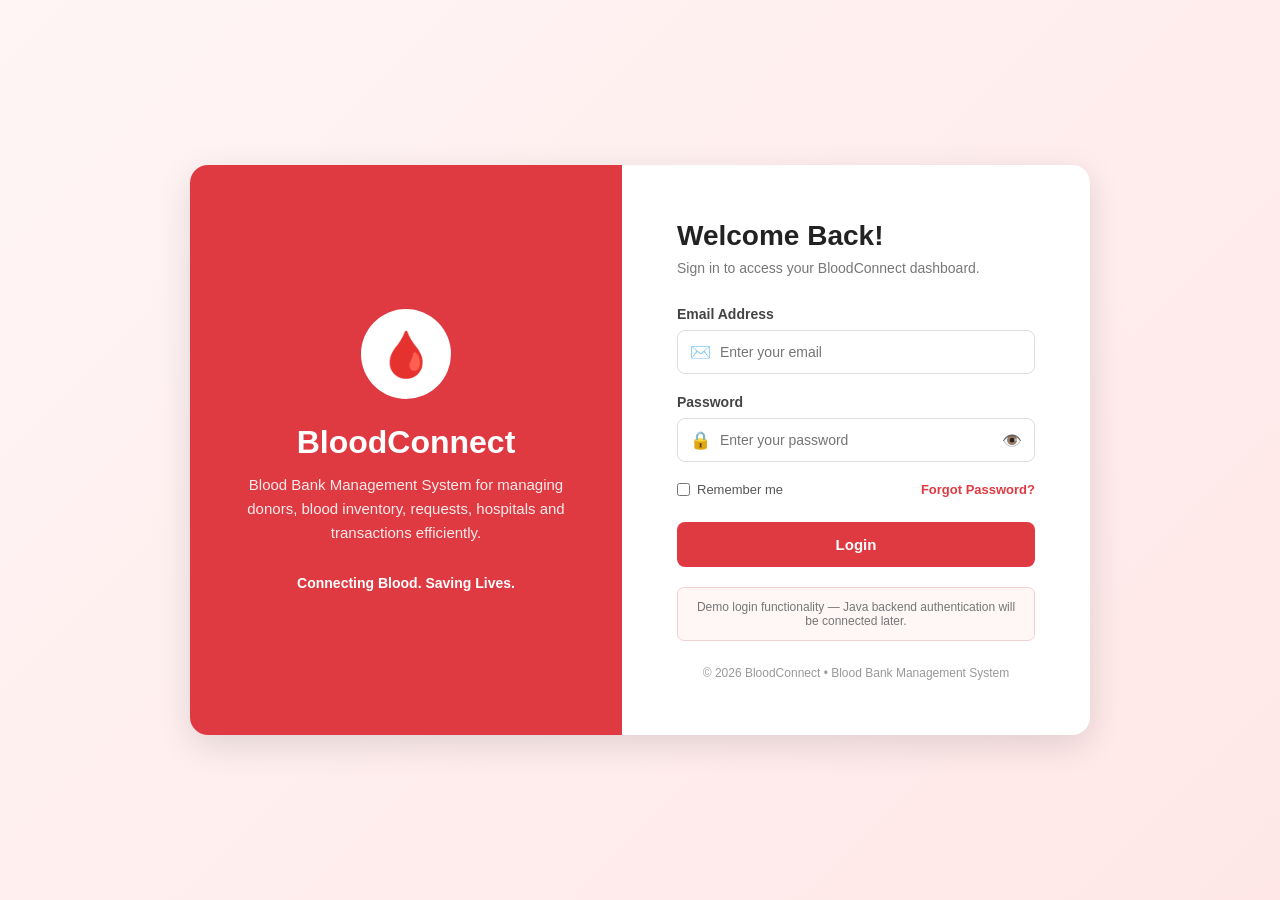
<file: login.html>
<!DOCTYPE html>
<html lang="en">

<head>
    <meta charset="UTF-8">
    <meta name="viewport" content="width=device-width, initial-scale=1.0">

    <title>Login - BloodConnect</title>

    <style>

        * {
            margin: 0;
            padding: 0;
            box-sizing: border-box;
            font-family: Arial, sans-serif;
        }

        body {
            min-height: 100vh;
            background: linear-gradient(135deg, #fff5f5, #ffe7e7);
            display: flex;
            align-items: center;
            justify-content: center;
        }

        .login-container {
            width: 900px;
            max-width: 92%;
            min-height: 520px;
            background: white;
            border-radius: 18px;
            overflow: hidden;
            display: flex;
            box-shadow: 0 10px 35px rgba(0, 0, 0, 0.12);
        }


        /* ================= LEFT SIDE ================= */

        .login-left {
            width: 48%;
            background: #df3a42;
            color: white;
            display: flex;
            flex-direction: column;
            align-items: center;
            justify-content: center;
            padding: 40px;
            text-align: center;
        }

        .blood-icon {
            width: 90px;
            height: 90px;
            background: white;
            color: #df3a42;
            border-radius: 50%;
            display: flex;
            align-items: center;
            justify-content: center;
            font-size: 45px;
            margin-bottom: 25px;
        }

        .login-left h1 {
            font-size: 32px;
            margin-bottom: 12px;
        }

        .login-left p {
            font-size: 15px;
            line-height: 1.6;
            opacity: 0.9;
            max-width: 330px;
        }

        .tagline {
            margin-top: 30px;
            font-size: 14px;
            font-weight: bold;
        }


        /* ================= RIGHT SIDE ================= */

        .login-right {
            width: 52%;
            padding: 55px;
            display: flex;
            flex-direction: column;
            justify-content: center;
        }

        .login-right h2 {
            font-size: 28px;
            color: #222;
            margin-bottom: 8px;
        }

        .login-subtitle {
            color: #777;
            font-size: 14px;
            margin-bottom: 30px;
        }


        /* ================= FORM ================= */

        .form-group {
            margin-bottom: 20px;
        }

        .form-group label {
            display: block;
            font-size: 14px;
            font-weight: 600;
            color: #444;
            margin-bottom: 8px;
        }

        .input-wrapper {
            position: relative;
        }

        .input-icon {
            position: absolute;
            left: 13px;
            top: 50%;
            transform: translateY(-50%);
            font-size: 17px;
        }

        .form-group input {
            width: 100%;
            padding: 13px 13px 13px 42px;
            border: 1px solid #ddd;
            border-radius: 8px;
            font-size: 14px;
            outline: none;
            transition: 0.2s;
        }

        .form-group input:focus {
            border-color: #df3a42;
            box-shadow: 0 0 0 3px rgba(223, 58, 66, 0.08);
        }


        /* ================= PASSWORD ================= */

        .password-wrapper input {
            padding-right: 45px;
        }

        .show-password {
            position: absolute;
            right: 13px;
            top: 50%;
            transform: translateY(-50%);
            border: none;
            background: none;
            cursor: pointer;
            font-size: 16px;
        }


        /* ================= OPTIONS ================= */

        .login-options {
            display: flex;
            justify-content: space-between;
            align-items: center;
            margin-bottom: 25px;
            font-size: 13px;
        }

        .remember-me {
            display: flex;
            align-items: center;
            gap: 7px;
            color: #555;
        }

        .forgot-password {
            color: #df3a42;
            text-decoration: none;
            font-weight: 600;
            cursor: pointer;
        }

        .forgot-password:hover {
            text-decoration: underline;
        }


        /* ================= LOGIN BUTTON ================= */

        .login-btn {
            width: 100%;
            padding: 14px;
            border: none;
            border-radius: 8px;
            background: #df3a42;
            color: white;
            font-size: 15px;
            font-weight: bold;
            cursor: pointer;
            transition: 0.2s;
        }

        .login-btn:hover {
            background: #c92f37;
        }


        /* ================= DEMO INFO ================= */

        .demo-info {
            margin-top: 20px;
            padding: 12px;
            background: #fff6f6;
            border: 1px solid #f3d1d1;
            border-radius: 7px;
            color: #777;
            font-size: 12px;
            text-align: center;
        }

        .footer-text {
            text-align: center;
            color: #999;
            font-size: 12px;
            margin-top: 25px;
        }


        /* ================= RESPONSIVE ================= */

        @media (max-width: 700px) {

            .login-container {
                flex-direction: column;
                width: 95%;
            }

            .login-left,
            .login-right {
                width: 100%;
            }

            .login-left {
                padding: 30px 20px;
            }

            .login-left h1 {
                font-size: 26px;
            }

            .login-right {
                padding: 35px 25px;
            }

        }

    </style>

</head>


<body>

    <div class="login-container">


        <!-- ================= LEFT SECTION ================= -->

        <div class="login-left">

            <div class="blood-icon">
                🩸
            </div>

            <h1>
                BloodConnect
            </h1>

            <p>
                Blood Bank Management System for managing
                donors, blood inventory, requests, hospitals
                and transactions efficiently.
            </p>

            <div class="tagline">
                Connecting Blood. Saving Lives.
            </div>

        </div>


        <!-- ================= RIGHT SECTION ================= -->

        <div class="login-right">

            <h2>
                Welcome Back!
            </h2>

            <p class="login-subtitle">
                Sign in to access your BloodConnect dashboard.
            </p>


            <!-- ================= LOGIN FORM ================= -->

            <form id="loginForm">


                <!-- EMAIL -->

                <div class="form-group">

                    <label for="email">
                        Email Address
                    </label>

                    <div class="input-wrapper">

                        <span class="input-icon">
                            ✉️
                        </span>

                        <input
                            type="email"
                            id="email"
                            placeholder="Enter your email"
                            required
                        >

                    </div>

                </div>


                <!-- PASSWORD -->

                <div class="form-group">

                    <label for="password">
                        Password
                    </label>

                    <div class="input-wrapper password-wrapper">

                        <span class="input-icon">
                            🔒
                        </span>

                        <input
                            type="password"
                            id="password"
                            placeholder="Enter your password"
                            required
                        >

                        <button
                            type="button"
                            class="show-password"
                            onclick="togglePassword()"
                        >
                            👁️
                        </button>

                    </div>

                </div>


                <!-- OPTIONS -->

                <div class="login-options">

                    <label class="remember-me">

                        <input
                            type="checkbox"
                            id="rememberMe"
                        >

                        Remember me

                    </label>


                    <a
                        href="javascript:void(0)"
                        class="forgot-password"
                        onclick="forgotPassword()"
                    >
                        Forgot Password?
                    </a>

                </div>


                <!-- LOGIN BUTTON -->

                <button
                    type="submit"
                    class="login-btn"
                >
                    Login
                </button>

            </form>


            <!-- ================= DEMO INFORMATION ================= -->

            <div class="demo-info">

                Demo login functionality — Java backend authentication
                will be connected later.

            </div>


            <div class="footer-text">

                © 2026 BloodConnect • Blood Bank Management System

            </div>

        </div>

    </div>


    <!-- ================= JAVASCRIPT ================= -->

    <script>


        // ================= SHOW / HIDE PASSWORD =================

        function togglePassword() {

            const password =
                document.getElementById("password");

            if (password.type === "password") {

                password.type = "text";

            } else {

                password.type = "password";

            }

        }


        // ================= FORGOT PASSWORD =================

        function forgotPassword() {

            alert(
                "Forgot Password\n\n" +
                "Password reset functionality will be connected " +
                "with the Java backend later.\n\n" +
                "Please contact the Blood Bank Administrator."
            );

        }


        // ================= DEMO LOGIN =================

        document
            .getElementById("loginForm")
            .addEventListener("submit", function(event) {

                event.preventDefault();


                const email =
                    document
                        .getElementById("email")
                        .value
                        .trim();


                const password =
                    document
                        .getElementById("password")
                        .value;


                // Demo credentials

                const demoEmail =
                    "admin@bloodconnect.com";

                const demoPassword =
                    "admin123";


                // ================= EMPTY FIELD CHECK =================

                if (!email || !password) {

                    alert(
                        "Please enter email and password."
                    );

                    return;

                }


                // ================= LOGIN VALIDATION =================

                if (
                    email === demoEmail &&
                    password === demoPassword
                ) {
// Save email when Remember Me is checked

if (rememberMe.checked) {

    localStorage.setItem(
        "bloodConnectEmail",
        email
    );

} else {

    localStorage.removeItem(
        "bloodConnectEmail"
    );

}
                    alert(
                        "Login successful!\n\n" +
                        "Welcome to BloodConnect Dashboard."
                    );


                    window.location.href =
                        "index.html";

                }


                // ================= INVALID LOGIN =================

                else {

                    alert(
                        "Invalid email or password.\n\n" +
                        "Demo Email: admin@bloodconnect.com\n" +
                        "Demo Password: admin123"
                    );

                }

            });
// ================= REMEMBER ME =================

const rememberMe =
    document.getElementById("rememberMe");

const savedEmail =
    localStorage.getItem("bloodConnectEmail");

if (savedEmail) {

    document.getElementById("email").value =
        savedEmail;

    rememberMe.checked = true;

}
    </script>

</body>

</html>
</file>
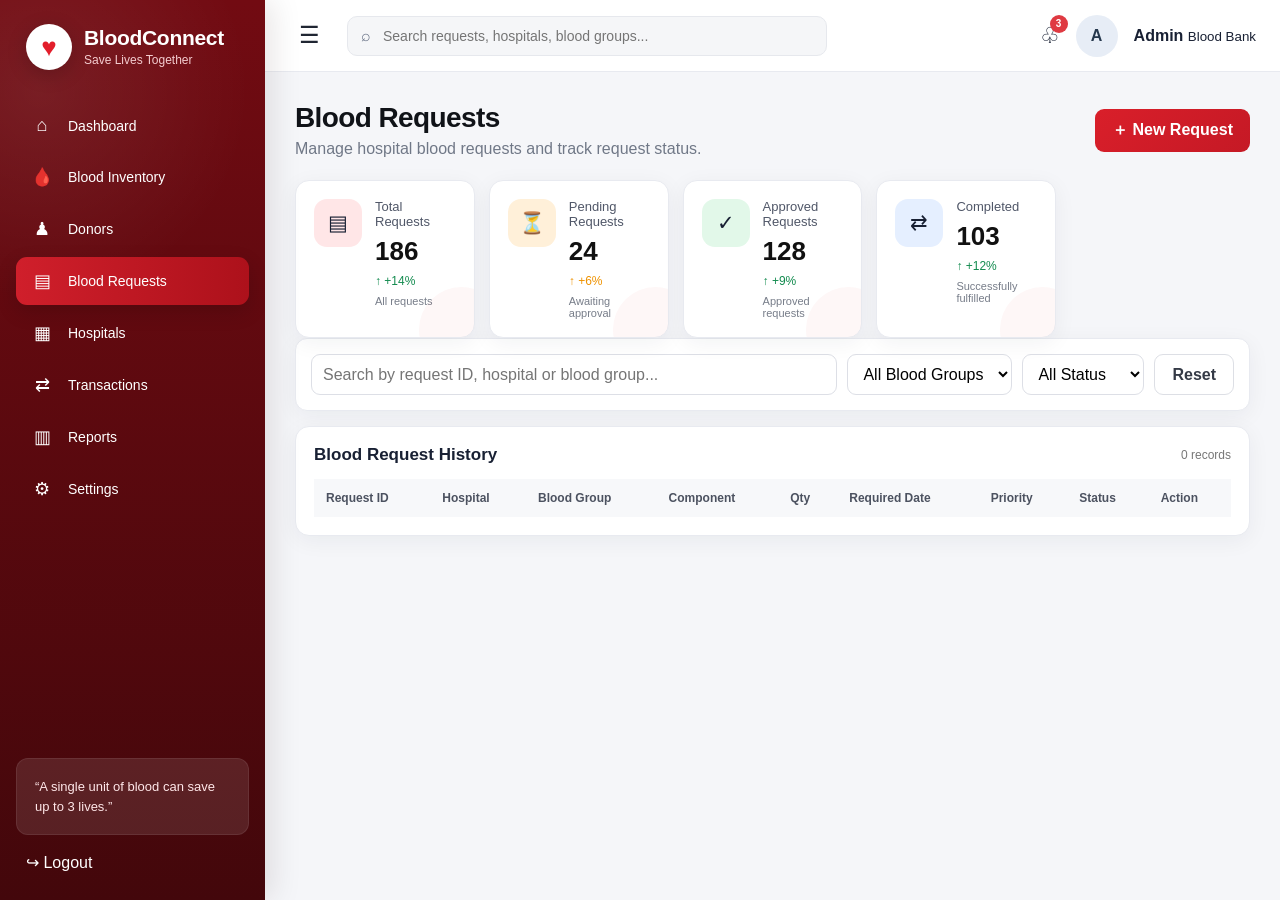
<file: pages/blood-requests.html>
<!DOCTYPE html>
<html lang="en">

<head>
  <meta charset="UTF-8">
  <meta name="viewport" content="width=device-width, initial-scale=1.0">

  <title>BloodConnect - Blood Requests</title>

  <link rel="stylesheet" href="../css/style.css">

<style>
.request-action-wrapper{position:relative;display:inline-block}
.request-action-btn{width:40px!important;height:40px!important;min-width:40px!important;border:1px solid #e1e5eb!important;border-radius:50%!important;background:#fff!important;color:#172033!important;display:inline-flex!important;align-items:center!important;justify-content:center!important;font-size:22px!important;line-height:1!important;cursor:pointer!important;padding:0!important;box-shadow:none!important;position:relative!important;z-index:2!important}
.request-action-btn:hover{background:#f5f7fa!important}
.request-action-menu{display:none;position:fixed;background:#fff;border:1px solid #e3e6eb;border-radius:12px;box-shadow:0 16px 35px rgba(0,0,0,.16);min-width:190px;padding:7px;z-index:999999}
.request-action-menu.show{display:block}
.request-action-menu button{display:block;width:100%;border:0;background:transparent;text-align:left;padding:11px 12px;border-radius:8px;font-size:14px;cursor:pointer;color:#252b38}
.request-action-menu button:hover{background:#f5f6f8}
.request-action-menu button.danger{color:#d91f2a}
.request-action-menu hr{border:0;border-top:1px solid #eee;margin:5px 0}
</style>

</head>

<body>

<div class="app">

  <!-- ================= SIDEBAR ================= -->
  <aside class="sidebar">

    <div class="brand">
      <div class="brand-icon">♥</div>

      <div>
        <h2>BloodConnect</h2>
        <span>Save Lives Together</span>
      </div>
    </div>


    <!-- ================= NAVIGATION ================= -->
    <nav>

      <a class="nav-item" href="../index.html">
        <span>⌂</span>
        Dashboard
      </a>

      <a class="nav-item" href="inventory.html">
        <span>🩸</span>
        Blood Inventory
      </a>

      <a class="nav-item" href="donors.html">
        <span>♟</span>
        Donors
      </a>

      <a class="nav-item active" href="blood-requests.html">
        <span>▤</span>
        Blood Requests
      </a>

      <a class="nav-item" href="hospitals.html">
        <span>▦</span>
        Hospitals
      </a>

      <a class="nav-item" href="transactions.html">
        <span>⇄</span>
        Transactions
      </a>

      <a class="nav-item" href="reports.html">
        <span>▥</span>
        Reports
      </a>

      <a class="nav-item" href="settings.html">
        <span>⚙</span>
        Settings
      </a>

    </nav>


    <div class="sidebar-quote">
      “A single unit of blood can save up to 3 lives.”
    </div>


    <a class="logout" href="../login.html">
      <span>↪</span>
      Logout
    </a>

  </aside>



  <!-- ================= MAIN ================= -->
  <main class="main">


    <!-- ================= TOP BAR ================= -->
    <header class="topbar">

      <button
        class="menu-btn"
        onclick="toggleSidebar()">
        ☰
      </button>


      <div class="search">
        ⌕
        <input
          type="text"
          placeholder="Search requests, hospitals, blood groups..."
        >
      </div>


      <div class="top-user">

        <span class="notification">
          ♧
          <b>3</b>
        </span>

        <div class="avatar">
          A
        </div>

        <div>
          <strong>Admin</strong>
          <small>Blood Bank</small>
        </div>

      </div>

    </header>



    <!-- ================= CONTENT ================= -->
    <section class="content">


      <!-- Page Heading -->
      <div class="page-heading">

        <div>

          <h1>
            Blood Requests
          </h1>

          <p>
            Manage hospital blood requests and track request status.
          </p>

        </div>


        <button
          class="primary-btn"
          onclick="openRequestModal()">

          ＋ New Request

        </button>

      </div>



      <!-- ================= STAT CARDS ================= -->
      <div class="stats">


        <div class="card stat">

          <div class="stat-icon red">
            ▤
          </div>

          <div>

            <span>Total Requests</span>

            <strong>186</strong>

            <em class="up">
              ↑ +14%
            </em>

            <small>
              All requests
            </small>

          </div>

        </div>



        <div class="card stat">

          <div class="stat-icon orange">
            ⏳
          </div>

          <div>

            <span>Pending Requests</span>

            <strong>24</strong>

            <em class="orange-text">
              ↑ +6%
            </em>

            <small>
              Awaiting approval
            </small>

          </div>

        </div>



        <div class="card stat">

          <div class="stat-icon green">
            ✓
          </div>

          <div>

            <span>Approved Requests</span>

            <strong>128</strong>

            <em class="up">
              ↑ +9%
            </em>

            <small>
              Approved requests
            </small>

          </div>

        </div>



        <div class="card stat">

          <div class="stat-icon blue">
            ⇄
          </div>

          <div>

            <span>Completed</span>

            <strong>103</strong>

            <em class="up">
              ↑ +12%
            </em>

            <small>
              Successfully fulfilled
            </small>

          </div>

        </div>

      </div>



      <!-- ================= FILTER BAR ================= -->
      <div class="filter-bar card">


        <input
          id="requestSearch"
          type="text"
          placeholder="Search by request ID, hospital or blood group..."
          onkeyup="filterRequests()"
        >


        <select
          id="requestGroupFilter"
          onchange="filterRequests()">

          <option value="">
            All Blood Groups
          </option>

          <option value="A+">A+</option>
          <option value="A-">A-</option>
          <option value="B+">B+</option>
          <option value="B-">B-</option>
          <option value="AB+">AB+</option>
          <option value="AB-">AB-</option>
          <option value="O+">O+</option>
          <option value="O-">O-</option>

        </select>


        <select
          id="requestStatusFilter"
          onchange="filterRequests()">

          <option value="">
            All Status
          </option>

          <option value="Pending">
            Pending
          </option>

          <option value="Approved">
            Approved
          </option>

          <option value="Completed">
            Completed
          </option>

          <option value="Rejected">
            Rejected
          </option>

        </select>


        <button
          class="secondary-btn"
          onclick="resetRequestFilters()">

          Reset

        </button>

      </div>



      <!-- ================= REQUEST TABLE ================= -->
      <section class="card table-card">


        <div class="card-title">

          <h2>
            Blood Request History
          </h2>

          <span class="record-count" id="requestRecordCount">0 requests</span>

        </div>



        <div class="table-scroll">

          <table id="requestTable">

            <thead>

              <tr>

                <th>Request ID</th>
                <th>Hospital</th>
                <th>Blood Group</th>
                <th>Component</th>
                <th>Qty</th>
                <th>Required Date</th>
                <th>Priority</th>
                <th>Status</th>
                <th>Action</th>

              </tr>

            </thead>


            <tbody id="requestTableBody"></tbody>

          </table>

        </div>

      </section>

    </section>

  </main>

</div>



<!-- ================= NEW REQUEST MODAL ================= -->
<div
  id="requestModal"
  class="modal">


  <div class="modal-box">


    <div class="modal-head">

      <h2>
        New Blood Request
      </h2>

      <button onclick="closeRequestModal()">
        ×
      </button>

    </div>



    <div class="form-grid">


      <label>

        Hospital Name

        <input
          id="hospitalName"
          type="text"
          placeholder="Enter hospital name"
        >

      </label>


      <label>

        Blood Group

        <select id="requestBloodGroup">

          <option>A+</option>
          <option>A-</option>
          <option>B+</option>
          <option>B-</option>
          <option>AB+</option>
          <option>AB-</option>
          <option>O+</option>
          <option>O-</option>

        </select>

      </label>


      <label>

        Component Type

        <select id="requestComponent">

          <option>Whole Blood</option>
          <option>RBC</option>
          <option>Plasma</option>
          <option>Platelets</option>

        </select>

      </label>


      <label>

        Quantity

        <input
          id="requestQuantity"
          type="number"
          min="1"
          placeholder="Units"
        >

      </label>


      <label>

        Required Date

        <input id="requestRequiredDate" type="date">

      </label>


      <label>

        Priority

        <select id="requestPriority">

          <option>Low</option>
          <option>Medium</option>
          <option>High</option>
          <option>Critical</option>

        </select>

      </label>


      <label class="full">

        Request Notes

        <input
          id="requestNotes"
          type="text"
          placeholder="Enter additional information..."
        >

      </label>


    </div>



    <div class="modal-actions">


      <button
        class="secondary-btn"
        onclick="closeRequestModal()">

        Cancel

      </button>


      <button
        class="primary-btn"
        onclick="submitRequest()">

        Submit Request

      </button>

    </div>


  </div>

</div>



<!-- ================= VIEW REQUEST MODAL ================= -->
<div
  id="viewRequestModal"
  class="modal">


  <div class="modal-box">


    <div class="modal-head">

      <h2>
        Request Details
      </h2>

      <button onclick="closeViewModal()">
        ×
      </button>

    </div>


    <div id="requestDetails">

      <p>
        Request details will appear here.
      </p>

    </div>


    <div class="modal-actions">

      <button
        class="secondary-btn"
        onclick="closeViewModal()">

        Close

      </button>

    </div>


  </div>

</div>




<!-- ================= EDIT REQUEST MODAL ================= -->
<div id="editRequestModal" class="modal">
  <div class="modal-box">
    <div class="modal-head">
      <h2>Edit Blood Request</h2>
      <button type="button" onclick="closeEditRequestModal()">×</button>
    </div>
    <div class="form-grid">
      <label>Hospital Name<input id="editHospitalName" type="text"></label>
      <label>Blood Group<select id="editBloodGroup"><option>A+</option><option>A-</option><option>B+</option><option>B-</option><option>AB+</option><option>AB-</option><option>O+</option><option>O-</option></select></label>
      <label>Component Type<select id="editComponent"><option>Whole Blood</option><option>RBC</option><option>Plasma</option><option>Platelets</option></select></label>
      <label>Quantity<input id="editQuantity" type="number" min="1"></label>
      <label>Required Date<input id="editRequiredDate" type="date"></label>
      <label>Priority<select id="editPriority"><option>Low</option><option>Medium</option><option>High</option><option>Critical</option></select></label>
      <label class="full">Request Notes<input id="editNotes" type="text"></label>
    </div>
    <div class="modal-actions">
      <button class="secondary-btn" type="button" onclick="closeEditRequestModal()">Cancel</button>
      <button class="primary-btn" type="button" onclick="saveEditedRequest()">Save Changes</button>
    </div>
  </div>
</div>

<!-- ================= CHANGE STATUS MODAL ================= -->
<div id="requestStatusModal" class="modal">
  <div class="modal-box">
    <div class="modal-head">
      <h2>Change Request Status</h2>
      <button type="button" onclick="closeRequestStatusModal()">×</button>
    </div>
    <div style="padding:10px 0 20px">
      <p id="requestStatusInfo"></p>
      <label style="display:flex;flex-direction:column;gap:8px;font-weight:600;margin-top:15px">
        New Status
        <select id="requestNewStatus" style="padding:11px 12px;border:1px solid #ddd;border-radius:8px;background:#fff">
          <option>Pending</option><option>Approved</option><option>Completed</option><option>Rejected</option>
        </select>
      </label>
    </div>
    <div class="modal-actions">
      <button class="secondary-btn" type="button" onclick="closeRequestStatusModal()">Cancel</button>
      <button class="primary-btn" type="button" onclick="saveRequestStatus()">Update Status</button>
    </div>
  </div>
</div>

<!-- ================= JAVASCRIPT ================= -->



<script>
(() => {
  let requests = [];
  let editingRequestId = null;
  let statusRequestId = null;

  const escapeHtml = value => String(value ?? "")
    .replace(/&/g,"&amp;").replace(/</g,"&lt;").replace(/>/g,"&gt;")
    .replace(/"/g,"&quot;").replace(/'/g,"&#039;");

  const dateDisplay = value => {
    if (!value) return "—";
    const d = new Date(value + (String(value).length === 10 ? "T00:00:00" : ""));
    if (Number.isNaN(d.getTime())) return value;
    return d.toLocaleDateString("en-GB", {day:"2-digit", month:"short", year:"numeric"});
  };

  const dateInput = value => value ? String(value).slice(0,10) : "";

  const badgeClass = status => {
    if (status === "Approved") return "available";
    if (status === "Completed") return "issued";
    if (status === "Rejected") return "expired";
    return "reserved";
  };

  function closeRequestActionMenus() {
    document.querySelectorAll(".request-action-menu.show").forEach(menu => {
      if (menu.__requestOriginalParent && menu.parentNode === document.body) {
        menu.__requestOriginalParent.appendChild(menu);
      }
      menu.classList.remove("show");
      menu.style.position = "";
      menu.style.left = "";
      menu.style.top = "";
      menu.style.zIndex = "";
      menu.__requestOriginalParent = null;
    });
  }

  window.toggleRequestActionMenu = function(button, event) {
    if (event) { event.preventDefault(); event.stopPropagation(); }
    const wrapper = button.closest(".request-action-wrapper");
    const menu = wrapper ? wrapper.querySelector(".request-action-menu") : null;
    if (!menu) return;
    const wasOpen = menu.classList.contains("show");
    closeRequestActionMenus();
    if (wasOpen) return;

    menu.__requestOriginalParent = wrapper;
    document.body.appendChild(menu);
    menu.classList.add("show");

    const rect = button.getBoundingClientRect();
    const width = menu.offsetWidth || 200;
    const height = menu.offsetHeight || 190;
    let left = rect.right - width;
    let top = rect.bottom + 6;
    if (left < 8) left = 8;
    if (left + width > window.innerWidth - 8) left = window.innerWidth - width - 8;
    if (top + height > window.innerHeight - 8) top = rect.top - height - 6;
    if (top < 8) top = 8;
    menu.style.position = "fixed";
    menu.style.left = left + "px";
    menu.style.top = top + "px";
    menu.style.zIndex = "999999";
  };

  window.closeRequestActionMenus = closeRequestActionMenus;

  function renderRequests() {
    const body = document.getElementById("requestTableBody");
    if (!body) return;
    const search = (document.getElementById("requestSearch")?.value || "").trim().toLowerCase();
    const group = document.getElementById("requestGroupFilter")?.value || "";
    const status = document.getElementById("requestStatusFilter")?.value || "";

    const filtered = requests.filter(r => {
      const text = [r.id,r.hospitalName,r.hospitalId,r.bloodGroup,r.component,r.priority,r.status,r.notes].join(" ").toLowerCase();
      return (!search || text.includes(search)) && (!group || r.bloodGroup === group) && (!status || r.status === status);
    });

    body.innerHTML = filtered.map(r => `
      <tr>
        <td>${escapeHtml(r.id)}</td>
        <td>${escapeHtml(r.hospitalName || r.hospitalId || "—")}</td>
        <td>${escapeHtml(r.bloodGroup)}</td>
        <td>${escapeHtml(r.component)}</td>
        <td>${escapeHtml(r.quantity)}</td>
        <td>${escapeHtml(dateDisplay(r.requiredDate))}</td>
        <td>${escapeHtml(r.priority)}</td>
        <td><span class="badge ${badgeClass(r.status)}">${escapeHtml(r.status)}</span></td>
        <td>
          <div class="request-action-wrapper">
            <button type="button" class="request-action-btn" aria-label="Request actions" onclick="toggleRequestActionMenu(this,event)">⋮</button>
            <div class="request-action-menu">
              <button type="button" onclick="viewRequest('${escapeHtml(r.id)}');closeRequestActionMenus()">◉&nbsp; View Details</button>
              <button type="button" onclick="editRequest('${escapeHtml(r.id)}');closeRequestActionMenus()">✎&nbsp; Edit Request</button>
              <button type="button" onclick="changeRequestStatus('${escapeHtml(r.id)}');closeRequestActionMenus()">🔄&nbsp; Change Status</button>
              <hr>
              <button type="button" class="danger" onclick="removeRequest('${escapeHtml(r.id)}');closeRequestActionMenus()">♧&nbsp; Remove Request</button>
            </div>
          </div>
        </td>
      </tr>
    `).join("");

    const count = document.getElementById("requestRecordCount");
    if (count) count.textContent = `${filtered.length} ${filtered.length === 1 ? "record" : "records"}`;
    updateStats();
  }

  function updateStats() {
    const total = requests.length;
    const pending = requests.filter(r => r.status === "Pending").length;
    const approved = requests.filter(r => r.status === "Approved").length;
    const completed = requests.filter(r => r.status === "Completed").length;
    const set = (id,val) => { const el=document.getElementById(id); if(el) el.textContent=val; };
    set("totalRequestCount",total); set("pendingRequestCount",pending); set("approvedRequestCount",approved); set("completedRequestCount",completed);
  }

  window.filterRequests = renderRequests;

  window.resetRequestFilters = function() {
    ["requestSearch","requestGroupFilter","requestStatusFilter"].forEach(id => { const el=document.getElementById(id); if(el) el.value=""; });
    renderRequests();
  };

  async function loadRequests() {
    try {
      requests = await BloodConnectApi.getRequests() || [];
      renderRequests();
    } catch (error) {
      console.error("Failed to load blood requests:", error);
      requests = [];
      renderRequests();
      alert("Unable to load blood requests. Please make sure the Spring Boot backend is running on port 8080.");
    }
  }

  window.openRequestModal = function() {
    document.getElementById("requestModal").classList.add("show");
  };

  window.closeRequestModal = function() {
    document.getElementById("requestModal").classList.remove("show");
  };

  window.submitRequest = async function() {
    const hospitalName = document.getElementById("hospitalName").value.trim();
    const bloodGroup = document.getElementById("requestBloodGroup").value;
    const component = document.getElementById("requestComponent").value;
    const quantity = Number(document.getElementById("requestQuantity").value);
    const requiredDate = document.getElementById("requestRequiredDate").value || null;
    const priority = document.getElementById("requestPriority").value;
    const notes = document.getElementById("requestNotes").value.trim() || null;

    if (!hospitalName) return alert("Please enter hospital name.");
    if (!quantity || quantity < 1) return alert("Please enter a valid quantity.");

    try {
      await BloodConnectApi.createRequest({
        hospitalId: "MANUAL-REQUEST",
        hospitalName, bloodGroup, component, quantity, requiredDate, priority, status: "Pending", notes
      });
      closeRequestModal();
      document.getElementById("hospitalName").value="";
      document.getElementById("requestQuantity").value="";
      document.getElementById("requestRequiredDate").value="";
      document.getElementById("requestNotes").value="";
      await loadRequests();
      alert("Blood request created successfully.");
    } catch (error) {
      console.error(error);
      alert("Failed to create request: " + error.message);
    }
  };

  window.viewRequest = function(id) {
    const r = requests.find(x => String(x.id) === String(id));
    if (!r) return alert("Request not found.");
    document.getElementById("requestDetails").innerHTML = `
      <div style="padding:10px 0;display:grid;gap:10px">
        <p><strong>Request ID:</strong> ${escapeHtml(r.id)}</p>
        <p><strong>Hospital:</strong> ${escapeHtml(r.hospitalName || r.hospitalId || "—")}</p>
        <p><strong>Blood Group:</strong> ${escapeHtml(r.bloodGroup)}</p>
        <p><strong>Component:</strong> ${escapeHtml(r.component)}</p>
        <p><strong>Quantity:</strong> ${escapeHtml(r.quantity)}</p>
        <p><strong>Required Date:</strong> ${escapeHtml(dateDisplay(r.requiredDate))}</p>
        <p><strong>Priority:</strong> ${escapeHtml(r.priority)}</p>
        <p><strong>Status:</strong> ${escapeHtml(r.status)}</p>
        <p><strong>Notes:</strong> ${escapeHtml(r.notes || "—")}</p>
      </div>`;
    document.getElementById("viewRequestModal").classList.add("show");
  };

  window.closeViewModal = function() { document.getElementById("viewRequestModal").classList.remove("show"); };

  window.editRequest = function(id) {
    const r = requests.find(x => String(x.id) === String(id));
    if (!r) return alert("Request not found.");
    editingRequestId = r.id;
    document.getElementById("editHospitalName").value = r.hospitalName || "";
    document.getElementById("editBloodGroup").value = r.bloodGroup || "O+";
    document.getElementById("editComponent").value = r.component || "Whole Blood";
    document.getElementById("editQuantity").value = r.quantity || 1;
    document.getElementById("editRequiredDate").value = dateInput(r.requiredDate);
    document.getElementById("editPriority").value = r.priority || "Medium";
    document.getElementById("editNotes").value = r.notes || "";
    document.getElementById("editRequestModal").classList.add("show");
  };

  window.closeEditRequestModal = function() { document.getElementById("editRequestModal").classList.remove("show"); editingRequestId=null; };

  window.saveEditedRequest = async function() {
    const r = requests.find(x => String(x.id) === String(editingRequestId));
    if (!r) return alert("Request not found.");
    const hospitalName=document.getElementById("editHospitalName").value.trim();
    const quantity=Number(document.getElementById("editQuantity").value);
    if(!hospitalName) return alert("Please enter hospital name.");
    if(!quantity || quantity<1) return alert("Please enter a valid quantity.");
    try {
      await BloodConnectApi.updateRequest(r.id, {
        hospitalId:r.hospitalId || "MANUAL-REQUEST", hospitalName,
        bloodGroup:document.getElementById("editBloodGroup").value,
        component:document.getElementById("editComponent").value,
        quantity, requiredDate:document.getElementById("editRequiredDate").value || null,
        priority:document.getElementById("editPriority").value,
        status:r.status || "Pending", notes:document.getElementById("editNotes").value.trim() || null
      });
      closeEditRequestModal(); await loadRequests(); alert("Request updated successfully.");
    } catch(error){ console.error(error); alert("Failed to update request: " + error.message); }
  };

  window.changeRequestStatus = function(id) {
    const r=requests.find(x=>String(x.id)===String(id));
    if(!r) return alert("Request not found.");
    statusRequestId=r.id;
    document.getElementById("requestNewStatus").value=r.status || "Pending";
    document.getElementById("requestStatusInfo").textContent=`Request ${r.id} — ${r.hospitalName || "Hospital"}`;
    document.getElementById("requestStatusModal").classList.add("show");
  };

  window.closeRequestStatusModal=function(){document.getElementById("requestStatusModal").classList.remove("show");statusRequestId=null;};

  window.saveRequestStatus=async function(){
    const r=requests.find(x=>String(x.id)===String(statusRequestId));
    if(!r) return alert("Request not found.");
    try{
      await BloodConnectApi.updateRequest(r.id,{...r,status:document.getElementById("requestNewStatus").value});
      closeRequestStatusModal(); await loadRequests(); alert("Request status updated successfully.");
    }catch(error){console.error(error);alert("Failed to change status: " + error.message);}
  };

  window.removeRequest=async function(id){
    const r=requests.find(x=>String(x.id)===String(id));
    if(!r) return alert("Request not found.");
    if(!confirm(`Remove request ${r.id}?`)) return;
    try{
      await BloodConnectApi.deleteRequest(r.id);
      await loadRequests(); alert("Request removed successfully.");
    }catch(error){console.error(error);alert("Failed to remove request: " + error.message);}
  };

  document.addEventListener("click", event => {
    if (!event.target.closest(".request-action-wrapper") && !event.target.closest(".request-action-menu")) closeRequestActionMenus();
  });
  window.addEventListener("resize", closeRequestActionMenus);
  window.addEventListener("scroll", closeRequestActionMenus, true);
  document.addEventListener("keydown", e => { if(e.key === "Escape"){closeRequestActionMenus();closeViewModal();closeEditRequestModal();closeRequestStatusModal();closeRequestModal();} });

  document.addEventListener("DOMContentLoaded", loadRequests);
})();
</script>

<script src="../js/api.js"></script>
<script src="../js/dashboard.js"></script>
<script src="../js/backend.js"></script>
<script src="../js/common.js"></script>
</body>
</html>
</file>
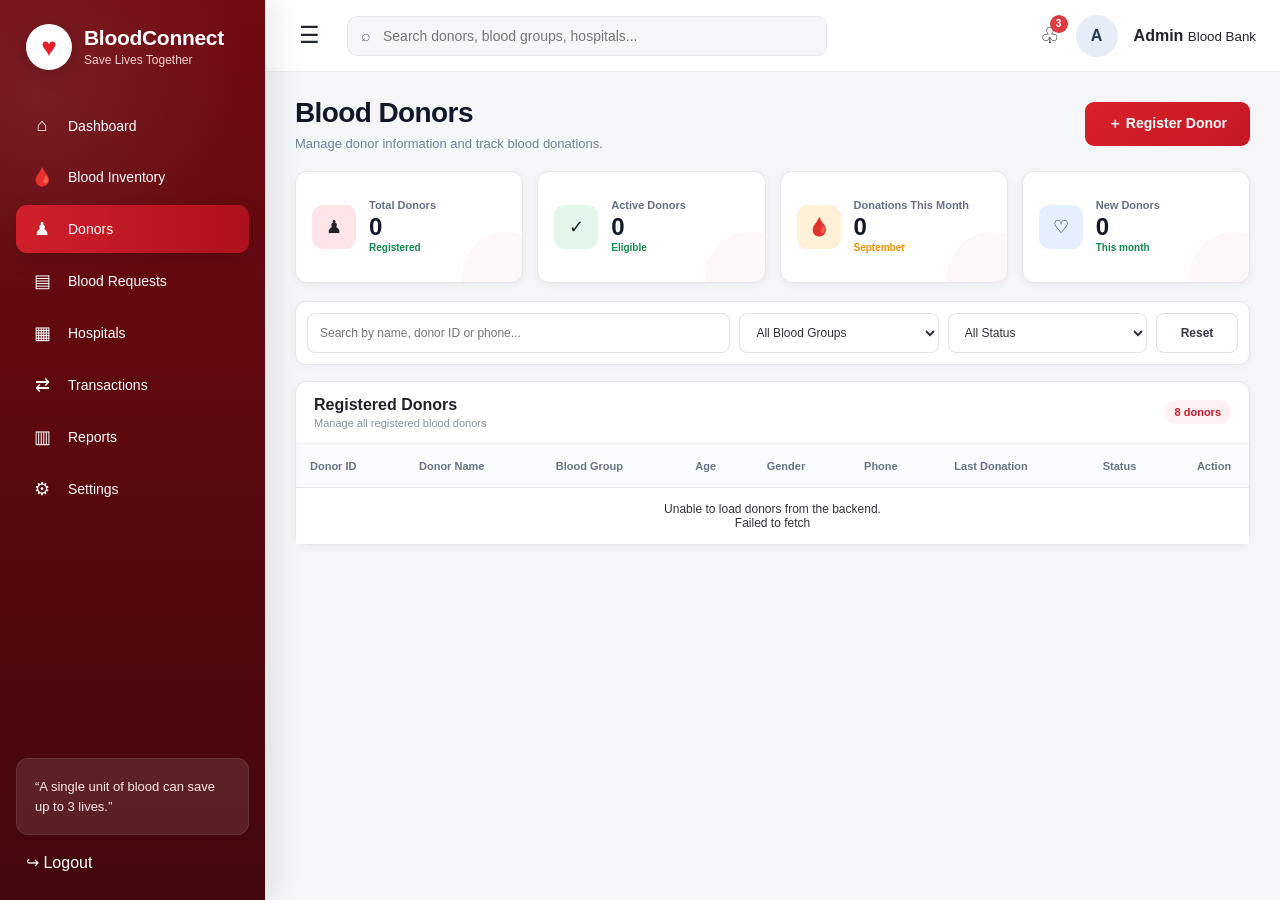
<file: pages/donors.html>
<!DOCTYPE html>

<html lang="en">



<head>

  <meta charset="UTF-8">

  <meta name="viewport" content="width=device-width, initial-scale=1.0">



  <title>BloodConnect - Donors</title>



  <link rel="stylesheet" href="../css/style.css">



  
<style>
/* =========================================================
   BLOODCONNECT DONORS - CLEAN PROFESSIONAL UI
   ========================================================= */

*,
*::before,
*::after {
  box-sizing: border-box;
}

html,
body {
  margin: 0;
  padding: 0;
  background: #f5f6f8;
}

body {
  color: #20242a;
}

/* Main page */
.main {
  min-width: 0 !important;
  background: #f5f6f8 !important;
}

.content {
  width: 100% !important;
  max-width: none !important;
  margin: 0 !important;
  padding: 24px 30px 36px !important;
}

/* Header */
.page-heading {
  width: 100% !important;
  margin: 0 0 18px !important;
  padding: 0 !important;
  display: flex !important;
  align-items: center !important;
  justify-content: space-between !important;
  gap: 20px !important;
}

.page-heading > div:first-child {
  min-width: 0;
}

.page-heading h1 {
  margin: 0 0 5px !important;
  color: #111827 !important;
  font-size: 28px !important;
  line-height: 1.2 !important;
  font-weight: 750 !important;
}

.page-heading p {
  margin: 0 !important;
  color: #718096 !important;
  font-size: 13px !important;
  line-height: 1.4 !important;
}

.page-heading .primary-btn {
  flex: 0 0 auto !important;
  width: auto !important;
  min-width: 165px !important;
  height: 44px !important;
  padding: 0 20px !important;
  border-radius: 9px !important;
  font-size: 14px !important;
  font-weight: 700 !important;
}

/* =========================================================
   DONOR STATISTICS
   ========================================================= */

.stats {
  display: grid !important;
  grid-template-columns: repeat(4, minmax(0, 1fr)) !important;
  gap: 14px !important;
  width: 100% !important;
  margin: 0 0 18px !important;
  padding: 0 !important;
  align-items: stretch !important;
}

.stats .card.stat {
  position: relative !important;
  width: 100% !important;
  min-width: 0 !important;
  height: 112px !important;
  min-height: 112px !important;
  max-height: 112px !important;
  margin: 0 !important;
  padding: 16px !important;
  display: flex !important;
  flex-direction: row !important;
  align-items: center !important;
  justify-content: flex-start !important;
  gap: 13px !important;
  overflow: hidden !important;
  border: 1px solid #e5e7eb !important;
  border-radius: 12px !important;
  background: #ffffff !important;
  box-shadow: 0 2px 8px rgba(17, 24, 39, 0.05) !important;
}

.stats .card.stat::after {
  content: "" !important;
  position: absolute !important;
  right: -30px !important;
  bottom: -40px !important;
  width: 90px !important;
  height: 90px !important;
  border-radius: 50% !important;
  background: rgba(220, 31, 47, 0.035) !important;
  pointer-events: none !important;
}

.stats .stat-icon {
  position: relative !important;
  z-index: 1 !important;
  flex: 0 0 44px !important;
  width: 44px !important;
  height: 44px !important;
  min-width: 44px !important;
  min-height: 44px !important;
  margin: 0 !important;
  display: grid !important;
  place-items: center !important;
  border-radius: 11px !important;
  font-size: 18px !important;
  line-height: 1 !important;
}

.stats .stat-icon.red { background: #ffe5e7 !important; }
.stats .stat-icon.green { background: #e2f7e9 !important; }
.stats .stat-icon.orange { background: #fff0d8 !important; }
.stats .stat-icon.blue { background: #e5efff !important; }

.stats .card.stat > div:last-child {
  position: relative !important;
  z-index: 1 !important;
  min-width: 0 !important;
  width: auto !important;
  margin: 0 !important;
  padding: 0 !important;
  display: flex !important;
  flex-direction: column !important;
  align-items: flex-start !important;
  justify-content: center !important;
}

.stats .card.stat span {
  display: block !important;
  width: auto !important;
  margin: 0 0 3px !important;
  padding: 0 !important;
  color: #667085 !important;
  font-size: 11px !important;
  font-weight: 600 !important;
  line-height: 1.2 !important;
  white-space: nowrap !important;
}

.stats .card.stat strong {
  display: block !important;
  width: auto !important;
  margin: 0 0 3px !important;
  padding: 0 !important;
  color: #111827 !important;
  font-size: 24px !important;
  font-weight: 750 !important;
  line-height: 1 !important;
}

.stats .card.stat em {
  display: block !important;
  width: auto !important;
  margin: 0 !important;
  padding: 0 !important;
  font-size: 10px !important;
  font-style: normal !important;
  font-weight: 650 !important;
  line-height: 1.2 !important;
}

.stats .card.stat small {
  display: none !important;
}

/* =========================================================
   FILTER BAR
   ========================================================= */

.filter-bar.card {
  width: 100% !important;
  margin: 0 0 16px !important;
  padding: 11px !important;
  display: grid !important;
  grid-template-columns: minmax(260px, 1.7fr) minmax(145px, .8fr) minmax(145px, .8fr) auto !important;
  gap: 9px !important;
  align-items: center !important;
  border: 1px solid #e5e7eb !important;
  border-radius: 11px !important;
  background: #ffffff !important;
  box-shadow: 0 2px 8px rgba(17, 24, 39, .04) !important;
}

.filter-bar input,
.filter-bar select,
.filter-bar button {
  width: 100% !important;
  height: 40px !important;
  min-height: 40px !important;
  margin: 0 !important;
  border-radius: 8px !important;
}

.filter-bar input,
.filter-bar select {
  padding: 0 12px !important;
  border: 1px solid #dfe3e8 !important;
  background: #fff !important;
  color: #30343a !important;
  font-size: 12px !important;
  outline: none !important;
}

.filter-bar input:focus,
.filter-bar select:focus {
  border-color: #dc1f2f !important;
  box-shadow: 0 0 0 3px rgba(220,31,47,.08) !important;
}

.filter-bar .secondary-btn {
  min-width: 82px !important;
  padding: 0 15px !important;
  font-size: 12px !important;
}

/* =========================================================
   DONOR TABLE
   ========================================================= */

.table-card {
  width: 100% !important;
  margin: 0 !important;
  padding: 0 !important;
  border: 1px solid #e3e6eb !important;
  border-radius: 12px !important;
  background: #fff !important;
  box-shadow: 0 2px 9px rgba(17,24,39,.05) !important;
  overflow: visible !important;
}

.table-card .card-title {
  min-height: 62px !important;
  margin: 0 !important;
  padding: 14px 18px !important;
  display: flex !important;
  align-items: center !important;
  justify-content: space-between !important;
  gap: 12px !important;
  border-bottom: 1px solid #edf0f3 !important;
}

.table-card .card-title h2 {
  margin: 0 !important;
  color: #20242a !important;
  font-size: 16px !important;
  font-weight: 700 !important;
}

.table-card .card-title p,
.table-card .card-title .table-subtitle {
  margin: 3px 0 0 !important;
  color: #8a93a1 !important;
  font-size: 11px !important;
}

.record-count {
  flex: 0 0 auto !important;
  padding: 6px 10px !important;
  border-radius: 999px !important;
  background: #fff1f2 !important;
  color: #c9192b !important;
  font-size: 11px !important;
  font-weight: 700 !important;
  white-space: nowrap !important;
}

.table-scroll {
  width: 100% !important;
  overflow-x: auto !important;
  overflow-y: visible !important;
}

#donorTable {
  width: 100% !important;
  min-width: 900px !important;
  border-collapse: collapse !important;
  background: #fff !important;
}

#donorTable th {
  height: 44px !important;
  padding: 0 14px !important;
  border-bottom: 1px solid #e7e9ed !important;
  background: #fafbfc !important;
  color: #697386 !important;
  font-size: 11px !important;
  font-weight: 700 !important;
  text-align: left !important;
  white-space: nowrap !important;
}

#donorTable td {
  height: 56px !important;
  padding: 0 14px !important;
  border-bottom: 1px solid #f0f1f3 !important;
  color: #30343a !important;
  font-size: 12px !important;
  vertical-align: middle !important;
  white-space: nowrap !important;
}

#donorTable tbody tr:hover {
  background: #fcfcfd !important;
}

#donorTable tbody tr:last-child td {
  border-bottom: 0 !important;
}

#donorTable th:last-child,
#donorTable td:last-child {
  width: 70px !important;
  text-align: center !important;
}

/* =========================================================
   ACTION MENU
   ========================================================= */

.donor-action-wrapper {
  position: relative !important;
  display: inline-flex !important;
  align-items: center !important;
  justify-content: center !important;
}

.donor-action-wrapper .icon-btn {
  width: 34px !important;
  height: 34px !important;
  min-width: 34px !important;
  min-height: 34px !important;
  display: inline-flex !important;
  align-items: center !important;
  justify-content: center !important;
  padding: 0 !important;
  border: 1px solid #dfe3e8 !important;
  border-radius: 8px !important;
  background: #fff !important;
  color: #374151 !important;
  font-size: 20px !important;
  line-height: 1 !important;
  cursor: pointer !important;
  opacity: 1 !important;
  visibility: visible !important;
}

.donor-action-menu {
  position: fixed !important;
  display: none !important;
  min-width: 190px !important;
  padding: 6px !important;
  background: #fff !important;
  border: 1px solid #e4e7eb !important;
  border-radius: 10px !important;
  box-shadow: 0 14px 32px rgba(0,0,0,.16) !important;
  z-index: 999999 !important;
}

.donor-action-menu.show {
  display: block !important;
}

.donor-action-menu button {
  width: 100% !important;
  min-height: 38px !important;
  display: flex !important;
  align-items: center !important;
  gap: 8px !important;
  padding: 8px 10px !important;
  border: 0 !important;
  border-radius: 7px !important;
  background: transparent !important;
  color: #30343a !important;
  font-size: 12px !important;
  text-align: left !important;
  cursor: pointer !important;
}

.donor-action-menu button:hover {
  background: #f6f7f9 !important;
}

.donor-action-menu .danger-action {
  color: #c62828 !important;
}

.donor-action-menu hr {
  border: 0 !important;
  border-top: 1px solid #eceef1 !important;
  margin: 5px 0 !important;
}

/* =========================================================
   MODALS
   ========================================================= */

.modal-box {
  width: min(680px, calc(100vw - 30px)) !important;
  max-height: calc(100vh - 40px) !important;
  overflow-y: auto !important;
  border-radius: 14px !important;
}

.donor-details-grid {
  display: grid !important;
  grid-template-columns: repeat(2, minmax(0,1fr)) !important;
  gap: 10px !important;
}

.donor-detail-item {
  padding: 12px !important;
  background: #f7f8fa !important;
  border: 1px solid #eceef1 !important;
  border-radius: 9px !important;
}

@media (max-width: 900px) {
  .stats {
    grid-template-columns: repeat(2, minmax(0, 1fr)) !important;
  }

  .filter-bar.card {
    grid-template-columns: 1fr 1fr !important;
  }
}

@media (max-width: 650px) {
  .content {
    padding: 18px 14px 28px !important;
  }

  .page-heading {
    flex-direction: column !important;
    align-items: stretch !important;
  }

  .page-heading .primary-btn {
    width: 100% !important;
  }

  .stats {
    grid-template-columns: 1fr !important;
  }

  .filter-bar.card {
    grid-template-columns: 1fr !important;
  }

  .donor-details-grid {
    grid-template-columns: 1fr !important;
  }
}
</style>





<style id="standard-status-modal">
/* =========================================================
   BLOODCONNECT - SHARED STATUS MODAL STYLE
   Matches the Blood Requests status modal design.
   ========================================================= */

.status-standard-modal {
  position: fixed !important;
  inset: 0 !important;
  display: none;
  align-items: center !important;
  justify-content: center !important;
  padding: 16px !important;
  background: rgba(15, 23, 42, 0.58) !important;
  backdrop-filter: blur(3px);
  z-index: 999999 !important;
}

.status-standard-modal.show {
  display: flex !important;
}

.status-standard-modal .status-standard-box {
  width: min(820px, calc(100vw - 32px)) !important;
  max-width: 820px !important;
  padding: 30px !important;
  border-radius: 20px !important;
  background: #ffffff !important;
  box-shadow: 0 24px 70px rgba(0, 0, 0, 0.22) !important;
}

.status-standard-modal .status-standard-head {
  display: flex !important;
  align-items: flex-start !important;
  justify-content: space-between !important;
  gap: 20px !important;
  margin-bottom: 22px !important;
}

.status-standard-modal .status-standard-head h2 {
  margin: 0 0 7px !important;
  color: #202a3d !important;
  font-size: 30px !important;
  line-height: 1.15 !important;
  font-weight: 750 !important;
}

.status-standard-modal .status-standard-subtitle {
  margin: 0 !important;
  color: #7c8798 !important;
  font-size: 14px !important;
  line-height: 1.4 !important;
}

.status-standard-modal .status-standard-close {
  width: 44px !important;
  height: 44px !important;
  min-width: 44px !important;
  display: grid !important;
  place-items: center !important;
  padding: 0 !important;
  border: 0 !important;
  border-radius: 50% !important;
  background: #f4f5f7 !important;
  color: #20242a !important;
  font-size: 25px !important;
  line-height: 1 !important;
  cursor: pointer !important;
}

.status-standard-modal .status-standard-close:hover {
  background: #eceef1 !important;
}

.status-standard-modal .status-standard-info {
  width: 100% !important;
  min-height: 64px !important;
  display: flex !important;
  align-items: center !important;
  justify-content: space-between !important;
  gap: 18px !important;
  margin: 0 0 22px !important;
  padding: 0 20px !important;
  border-radius: 11px !important;
  background: #f7f7f8 !important;
  color: #273247 !important;
}

.status-standard-modal .status-standard-info span {
  color: #273247 !important;
  font-size: 18px !important;
  font-weight: 450 !important;
}

.status-standard-modal .status-standard-info strong {
  color: #202a3d !important;
  font-size: 18px !important;
  font-weight: 750 !important;
}

.status-standard-modal .status-standard-form {
  margin: 0 !important;
}

.status-standard-modal .status-standard-form label {
  display: flex !important;
  flex-direction: column !important;
  gap: 8px !important;
  margin: 0 !important;
  color: #273247 !important;
  font-size: 16px !important;
  font-weight: 600 !important;
}

.status-standard-modal .status-standard-form select {
  width: 100% !important;
  height: 52px !important;
  min-height: 52px !important;
  padding: 0 15px !important;
  border: 1px solid #d9dde4 !important;
  border-radius: 10px !important;
  background: #ffffff !important;
  color: #20242a !important;
  font-size: 16px !important;
  font-weight: 500 !important;
  box-sizing: border-box !important;
}

.status-standard-modal .status-standard-form select:focus {
  outline: none !important;
  border-color: #d91e2b !important;
  box-shadow: 0 0 0 3px rgba(217, 30, 43, .08) !important;
}

.status-standard-modal .status-standard-error {
  display: none;
  margin: 0 0 14px !important;
  padding: 10px 12px !important;
  border-radius: 8px !important;
  background: #fff0f0 !important;
  color: #b42318 !important;
  font-size: 13px !important;
}

.status-standard-modal .status-standard-actions {
  display: flex !important;
  align-items: center !important;
  justify-content: flex-end !important;
  gap: 12px !important;
  margin-top: 24px !important;
}

.status-standard-modal .status-standard-actions button {
  height: 54px !important;
  min-width: 122px !important;
  padding: 0 20px !important;
  border-radius: 11px !important;
  font-size: 16px !important;
  font-weight: 700 !important;
}

.status-standard-modal .status-standard-actions .secondary-btn {
  border: 1px solid #d9dde4 !important;
  background: #ffffff !important;
  color: #273247 !important;
}

.status-standard-modal .status-standard-actions .primary-btn {
  border: 1px solid #d91e2b !important;
  background: #d91e2b !important;
  color: #ffffff !important;
}

@media (max-width: 650px) {
  .status-standard-modal .status-standard-box {
    padding: 22px !important;
    border-radius: 16px !important;
  }

  .status-standard-modal .status-standard-head h2 {
    font-size: 24px !important;
  }

  .status-standard-modal .status-standard-info span,
  .status-standard-modal .status-standard-info strong {
    font-size: 15px !important;
  }

  .status-standard-modal .status-standard-actions {
    flex-direction: column-reverse !important;
    align-items: stretch !important;
  }

  .status-standard-modal .status-standard-actions button {
    width: 100% !important;
  }
}
</style>

</head>





<body>



<div class="app">





  <!-- =====================================================

       SIDEBAR

       ===================================================== -->



  <aside class="sidebar">



    <div class="brand">



      <div class="brand-icon">

        ♥

      </div>



      <div>

        <h2>BloodConnect</h2>

        <span>Save Lives Together</span>

      </div>



    </div>





    <nav>



      <a class="nav-item" href="../index.html">

        <span>⌂</span>

        Dashboard

      </a>



      <a class="nav-item" href="inventory.html">

        <span>🩸</span>

        Blood Inventory

      </a>



      <a class="nav-item active" href="donors.html">

        <span>♟</span>

        Donors

      </a>



      <a class="nav-item" href="blood-requests.html">

        <span>▤</span>

        Blood Requests

      </a>



      <a class="nav-item" href="hospitals.html">

        <span>▦</span>

        Hospitals

      </a>



      <a class="nav-item" href="transactions.html">

        <span>⇄</span>

        Transactions

      </a>



      <a class="nav-item" href="reports.html">

        <span>▥</span>

        Reports

      </a>



      <a class="nav-item" href="settings.html">

        <span>⚙</span>

        Settings

      </a>



    </nav>





    <div class="sidebar-quote">

      “A single unit of blood can save up to 3 lives.”

    </div>





    <a class="logout" href="../login.html">

      <span>↪</span>

      Logout

    </a>



  </aside>







  <!-- =====================================================

       MAIN

       ===================================================== -->



  <main class="main">





    <!-- =====================================================

         TOP BAR

         ===================================================== -->



    <header class="topbar">



      <button

        class="menu-btn"

        onclick="toggleSidebar()"

        aria-label="Toggle navigation">



        ☰



      </button>





      <div class="search">



        ⌕



        <input

          type="text"

          id="donorTopSearch"

          placeholder="Search donors, blood groups, hospitals..."

          onkeyup="syncDonorTopSearch()">



      </div>





      <div class="top-user">



        <span class="notification">

          ♧

          <b>3</b>

        </span>



        <div class="avatar">

          A

        </div>



        <div>

          <strong>Admin</strong>

          <small>Blood Bank</small>

        </div>



      </div>



    </header>







    <!-- =====================================================

         CONTENT

         ===================================================== -->



    <section class="content">





      <!-- PAGE HEADING -->



      <div class="page-heading">



        <div>



          <h1>

            Blood Donors

          </h1>



          <p>

            Manage donor information and track blood donations.

          </p>



        </div>





        <button

          class="primary-btn"

          onclick="openDonorModal()">



          ＋ Register Donor



        </button>



      </div>







      <!-- =====================================================

           STAT CARDS

           ===================================================== -->



      <div class="stats">





        <div class="card stat">



          <div class="stat-icon red">

            ♟

          </div>



          <div>



            <span>Total Donors</span>



            <strong id="totalDonorCount">

              8

            </strong>



            <em class="up">

              Registered

            </em>



            <small>

              Registered donors

            </small>



          </div>



        </div>







        <div class="card stat">



          <div class="stat-icon green">

            ✓

          </div>



          <div>



            <span>Active Donors</span>



            <strong id="activeDonorCount">

              7

            </strong>



            <em class="up">

              Eligible

            </em>



            <small>

              Eligible to donate

            </small>



          </div>



        </div>







        <div class="card stat">



          <div class="stat-icon orange">

            🩸

          </div>



          <div>



            <span>Donations This Month</span>



            <strong id="monthlyDonationCount">

              156

            </strong>



            <em class="orange-text">

              September

            </em>



            <small>

              Recorded donations

            </small>



          </div>



        </div>







        <div class="card stat">



          <div class="stat-icon blue">

            ♡

          </div>



          <div>



            <span>New Donors</span>



            <strong id="newDonorCount">

              8

            </strong>



            <em class="up">

              This month

            </em>



            <small>

              Registered this month

            </small>



          </div>



        </div>



      </div>







      <!-- =====================================================

           FILTER BAR

           ===================================================== -->



      <div class="filter-bar card">





        <input

          id="donorSearch"

          type="text"

          placeholder="Search by name, donor ID or phone..."

          onkeyup="filterDonors()">





        <select

          id="donorGroupFilter"

          onchange="filterDonors()">



          <option value="">

            All Blood Groups

          </option>



          <option value="A+">A+</option>

          <option value="A-">A-</option>

          <option value="B+">B+</option>

          <option value="B-">B-</option>

          <option value="AB+">AB+</option>

          <option value="AB-">AB-</option>

          <option value="O+">O+</option>

          <option value="O-">O-</option>



        </select>





        <select

          id="donorStatusFilter"

          onchange="filterDonors()">



          <option value="">

            All Status

          </option>



          <option value="Active">

            Active

          </option>



          <option value="Inactive">

            Inactive

          </option>



        </select>





        <button

          class="secondary-btn"

          onclick="resetDonorFilters()">



          Reset



        </button>



      </div>







      <!-- =====================================================

           DONOR TABLE

           ===================================================== -->



      <section class="card table-card">





        <div class="card-title">



          <div>



            <h2>

              Registered Donors

            </h2>



            <p class="table-subtitle">

              Manage all registered blood donors

            </p>



          </div>



          <span

            class="record-count"

            id="donorRecordCount">



            8 donors



          </span>



        </div>







        <div class="table-scroll">



          <table id="donorTable">



            <thead>



              <tr>



                <th>Donor ID</th>

                <th>Donor Name</th>

                <th>Blood Group</th>

                <th>Age</th>

                <th>Gender</th>

                <th>Phone</th>

                <th>Last Donation</th>

                <th>Status</th>

                <th>Action</th>



              </tr>



            </thead>





            <tbody>
              <!-- Donors are loaded from the Spring Boot backend -->
            </tbody>



          </table>



        </div>



      </section>



    </section>



  </main>



</div>







<!-- =====================================================

     REGISTER DONOR MODAL

     ===================================================== -->



<div

  id="donorModal"

  class="modal">



  <div class="modal-box">



    <div class="modal-head">



      <div>



        <h2>

          Register Donor

        </h2>



        <p class="modal-subtitle">

          Enter donor information

        </p>



      </div>



      <button onclick="closeDonorModal()">

        ×

      </button>



    </div>





    <div class="form-grid">





      <label>



        Donor Name



        <input

          id="newDonorName"

          type="text"

          placeholder="Enter donor name">



      </label>





      <label>



        Blood Group



        <select id="newDonorGroup">



          <option>A+</option>

          <option>A-</option>

          <option>B+</option>

          <option>B-</option>

          <option>AB+</option>

          <option>AB-</option>

          <option>O+</option>

          <option>O-</option>



        </select>



      </label>





      <label>



        Age



        <input

          id="newDonorAge"

          type="number"

          min="18"

          max="65"

          placeholder="Enter age">



      </label>





      <label>



        Gender



        <select id="newDonorGender">



          <option>Male</option>

          <option>Female</option>

          <option>Other</option>



        </select>



      </label>





      <label>



        Phone



        <input

          id="newDonorPhone"

          type="tel"

          maxlength="10"

          placeholder="Enter phone number">



      </label>





      <label>



        Last Donation Date



        <input

          id="newDonorLastDonation"

          type="date">



      </label>





      <label class="full">



        Address



        <input

          id="newDonorAddress"

          type="text"

          placeholder="Enter donor address">



      </label>





    </div>





    <div class="modal-actions">



      <button

        class="secondary-btn"

        onclick="closeDonorModal()">



        Cancel



      </button>





      <button

        class="primary-btn"

        onclick="registerDonor()">



        Register Donor



      </button>



    </div>



  </div>



</div>







<!-- =====================================================

     VIEW DONOR MODAL

     ===================================================== -->



<div

  id="viewDonorModal"

  class="modal">



  <div class="modal-box">



    <div class="modal-head">



      <div>



        <h2>

          Donor Details

        </h2>



        <p class="modal-subtitle">

          Complete donor information

        </p>



      </div>



      <button onclick="closeViewDonor()">

        ×

      </button>



    </div>





    <div

      id="donorDetails"

      class="donor-details-grid">



    </div>





    <div class="modal-actions">



      <button

        class="secondary-btn"

        onclick="closeViewDonor()">



        Close



      </button>



    </div>



  </div>



</div>







<!-- =====================================================

     EDIT DONOR MODAL

     ===================================================== -->



<div

  id="editDonorModal"

  class="modal">



  <div class="modal-box">



    <div class="modal-head">



      <div>



        <h2>

          Edit Donor

        </h2>



        <p class="modal-subtitle">

          Update donor information

        </p>



      </div>



      <button onclick="closeEditDonor()">

        ×

      </button>



    </div>





    <div class="form-grid">





      <label>



        Donor ID



        <input

          id="editDonorId"

          type="text"

          disabled>



      </label>





      <label>



        Donor Name



        <input

          id="editDonorName"

          type="text">



      </label>





      <label>



        Blood Group



        <select id="editDonorGroup">



          <option>A+</option>

          <option>A-</option>

          <option>B+</option>

          <option>B-</option>

          <option>AB+</option>

          <option>AB-</option>

          <option>O+</option>

          <option>O-</option>



        </select>



      </label>





      <label>



        Age



        <input

          id="editDonorAge"

          type="number"

          min="18"

          max="65">



      </label>





      <label>



        Gender



        <select id="editDonorGender">



          <option>Male</option>

          <option>Female</option>

          <option>Other</option>



        </select>



      </label>





      <label>



        Phone



        <input

          id="editDonorPhone"

          type="tel"

          maxlength="10">



      </label>





      <label>



        Last Donation Date



        <input

          id="editDonorLastDonation"

          type="date">



      </label>





      <label class="full">



        Address



        <input

          id="editDonorAddress"

          type="text">



      </label>





    </div>





    <div class="modal-actions">



      <button

        class="secondary-btn"

        onclick="closeEditDonor()">



        Cancel



      </button>





      <button

        class="primary-btn"

        onclick="saveEditedDonor()">



        Save Changes



      </button>



    </div>



  </div>



</div>







<!-- =====================================================

     CHANGE STATUS MODAL

     ===================================================== -->




<!-- ================= STANDARD STATUS MODAL ================= -->
<div id="donorStatusModal" class="modal status-standard-modal">
  <div class="modal-box status-standard-box">

    <div class="modal-head status-standard-head">
      <div>
        <h2>Change Donor Status</h2>
        <p class="modal-subtitle status-standard-subtitle">Update donor eligibility status</p>
      </div>

      <button
        type="button"
        class="status-standard-close"
        onclick="closeDonorStatusModal()"
        aria-label="Close status modal">
        ×
      </button>
    </div>

    <div id="donorStatusError" class="status-standard-error"></div>

    <div class="status-standard-info">
      <span>Donor ID</span>
      <strong id="donorStatusId">-</strong>
    </div>

    <div class="status-standard-form">
      <label>
        New Status
        <select id="newDonorStatus">
          <option value="Active">Active</option><option value="Inactive">Inactive</option>
        </select>
      </label>
    </div>

    <div class="modal-actions status-standard-actions">
      <button
        type="button"
        class="secondary-btn"
        onclick="closeDonorStatusModal()">
        Cancel
      </button>

      <button
        type="button"
        class="primary-btn"
        onclick="saveDonorStatus()">
        Update Status
      </button>
    </div>

  </div>
</div>

<!--<!-- =====================================================

     JAVASCRIPT

     ===================================================== -->




<script>

/* =====================================================
   BLOODCONNECT DONORS - BACKEND INTEGRATION
   ===================================================== */


/* =====================================================
   DONOR MODALS
   ===================================================== */

function openDonorModal() {

  document
    .getElementById("donorModal")
    .classList.add("show");

}


function closeDonorModal() {

  document
    .getElementById("donorModal")
    .classList.remove("show");

}


/* =====================================================
   HTML ESCAPE
   ===================================================== */

function escapeDonorHTML(value) {

  return String(value ?? "")
    .replace(/&/g, "&amp;")
    .replace(/</g, "&lt;")
    .replace(/>/g, "&gt;")
    .replace(/"/g, "&quot;")
    .replace(/'/g, "&#039;");

}


/* =====================================================
   DATE FORMAT
   ===================================================== */

function formatDonorDate(value) {

  if (!value) {
    return "-";
  }

  const text = String(value).split("T")[0];
  const parts = text.split("-");

  if (parts.length !== 3) {
    return value;
  }

  const months = [
    "Jan", "Feb", "Mar", "Apr",
    "May", "Jun", "Jul", "Aug",
    "Sep", "Oct", "Nov", "Dec"
  ];

  const monthIndex = parseInt(parts[1], 10) - 1;

  if (monthIndex < 0 || monthIndex > 11) {
    return value;
  }

  return (
    parseInt(parts[2], 10) +
    " " +
    months[monthIndex] +
    " " +
    parts[0]
  );

}


/* =====================================================
   INPUT DATE CONVERSION
   ===================================================== */

function donorInputDate(dateText) {

  if (!dateText || dateText === "-") {
    return "";
  }

  const text = String(dateText).split("T")[0];

  if (/^\d{4}-\d{2}-\d{2}$/.test(text)) {
    return text;
  }

  const parts = String(dateText)
    .trim()
    .split(" ");

  if (parts.length !== 3) {
    return "";
  }

  const months = {
    Jan: "01",
    Feb: "02",
    Mar: "03",
    Apr: "04",
    May: "05",
    Jun: "06",
    Jul: "07",
    Aug: "08",
    Sep: "09",
    Oct: "10",
    Nov: "11",
    Dec: "12"
  };

  const month = months[parts[1]];

  if (!month) {
    return "";
  }

  return (
    parts[2] +
    "-" +
    month +
    "-" +
    parts[0].padStart(2, "0")
  );

}


/* =====================================================
   DISPLAY DONOR ID
   Backend uses UUID IDs.
   We show a shorter readable ID in the table.
   The real UUID stays in data-api-id.
   ===================================================== */

function getDisplayDonorId(donor) {

  if (!donor || !donor.id) {
    return "-";
  }

  const id = String(donor.id);

  if (id.startsWith("D-")) {
    return id;
  }

  return "D-" + id.substring(0, 8).toUpperCase();

}


/* =====================================================
   STATUS BADGE
   ===================================================== */

function getDonorStatusBadge(status) {

  const safeStatus = status || "Active";

  const badgeClass =
    safeStatus === "Active"
      ? "available"
      : "issued";

  return `
    <span class="badge ${badgeClass}">
      ${escapeDonorHTML(safeStatus)}
    </span>
  `;

}


/* =====================================================
   CREATE DONOR TABLE ROW
   ===================================================== */

function createDonorRow(donor) {

  const row = document.createElement("tr");

  const displayId = getDisplayDonorId(donor);

  row.dataset.apiId = donor.id || "";
  row.dataset.address = donor.address || "";
  row.dataset.registered =
    donor.createdAt
      ? String(donor.createdAt).split("T")[0]
      : "";

  row.__donor = donor;

  row.innerHTML = `
    <td>${escapeDonorHTML(displayId)}</td>

    <td>${escapeDonorHTML(donor.name || "-")}</td>

    <td>${escapeDonorHTML(donor.bloodGroup || "-")}</td>

    <td>${escapeDonorHTML(donor.age ?? "-")}</td>

    <td>${escapeDonorHTML(donor.gender || "-")}</td>

    <td>${escapeDonorHTML(donor.phone || "-")}</td>

    <td>${escapeDonorHTML(
      formatDonorDate(donor.lastDonationDate)
    )}</td>

    <td>
      ${getDonorStatusBadge(donor.status)}
    </td>

    <td>

      <div class="donor-action-wrapper">

        <button
          class="icon-btn"
          onclick="toggleDonorActionMenu(this, event)"
          aria-label="Donor actions">
          ⋮
        </button>

        <div class="donor-action-menu">

          <button onclick="viewDonor(this)">
            👁 View Details
          </button>

          <button onclick="editDonor(this)">
            ✏ Edit Donor
          </button>

          <button onclick="changeDonorStatus(this)">
            🔄 Change Status
          </button>

          <hr>

          <button
            class="danger-action"
            onclick="removeDonor(this)">
            🗑 Remove Donor
          </button>

        </div>

      </div>

    </td>
  `;

  return row;

}


/* =====================================================
   UPDATE EXISTING ROW
   ===================================================== */

function updateDonorRow(row, donor) {

  row.__donor = donor;

  row.dataset.apiId = donor.id || "";
  row.dataset.address = donor.address || "";
  row.dataset.registered =
    donor.createdAt
      ? String(donor.createdAt).split("T")[0]
      : row.dataset.registered || "";

  const displayId = getDisplayDonorId(donor);

  row.cells[0].textContent = displayId;
  row.cells[1].textContent = donor.name || "-";
  row.cells[2].textContent = donor.bloodGroup || "-";
  row.cells[3].textContent = donor.age ?? "-";
  row.cells[4].textContent = donor.gender || "-";
  row.cells[5].textContent = donor.phone || "-";
  row.cells[6].textContent =
    formatDonorDate(donor.lastDonationDate);

  row.cells[7].innerHTML =
    getDonorStatusBadge(donor.status);

}


/* =====================================================
   LOAD DONORS FROM SPRING BOOT
   ===================================================== */

async function loadDonors() {

  const tbody =
    document.querySelector("#donorTable tbody");

  if (!tbody) {
    return;
  }

  tbody.innerHTML = `
    <tr>
      <td
        colspan="9"
        style="text-align:center;padding:30px;">
        Loading donors...
      </td>
    </tr>
  `;

  try {

    const donors =
      await BloodConnectApi.getDonors();

    tbody.innerHTML = "";

    if (!Array.isArray(donors) || donors.length === 0) {

      tbody.innerHTML = `
        <tr>
          <td
            colspan="9"
            style="text-align:center;padding:30px;">
            No donors found. Register the first donor.
          </td>
        </tr>
      `;

    } else {

      donors.forEach(function(donor) {

        tbody.appendChild(
          createDonorRow(donor)
        );

      });

    }

    updateDonorStats();
    filterDonors();

  } catch (error) {

    console.error(
      "Failed to load donors:",
      error
    );

    tbody.innerHTML = `
      <tr>
        <td
          colspan="9"
          style="text-align:center;padding:30px;color:#c62828;">
          Unable to load donors from the backend.
          <br>
          ${escapeDonorHTML(error.message)}
        </td>
      </tr>
    `;

    updateDonorStats();

  }

}


/* =====================================================
   REGISTER DONOR
   ===================================================== */

async function registerDonor() {

  const name =
    document
      .getElementById("newDonorName")
      .value
      .trim();

  const group =
    document
      .getElementById("newDonorGroup")
      .value;

  const age =
    document
      .getElementById("newDonorAge")
      .value
      .trim();

  const gender =
    document
      .getElementById("newDonorGender")
      .value;

  const phone =
    document
      .getElementById("newDonorPhone")
      .value
      .trim();

  const lastDonation =
    document
      .getElementById("newDonorLastDonation")
      .value;

  const address =
    document
      .getElementById("newDonorAddress")
      .value
      .trim();


  if (!name) {

    alert("Please enter donor name.");
    return;

  }


  if (
    !age ||
    Number(age) < 18 ||
    Number(age) > 65
  ) {

    alert("Donor age must be between 18 and 65.");
    return;

  }


  if (
    !phone ||
    !/^[0-9]{10}$/.test(phone)
  ) {

    alert("Please enter a valid 10-digit phone number.");
    return;

  }


  const donorPayload = {

    name: name,

    bloodGroup: group,

    age: Number(age),

    gender: gender,

    phone: phone,

    lastDonationDate:
      lastDonation || null,

    address:
      address || null,

    status: "Active"

  };


  try {

    const createdDonor =
      await BloodConnectApi.createDonor(
        donorPayload
      );

    const tbody =
      document.querySelector(
        "#donorTable tbody"
      );

    const emptyRow =
      tbody.querySelector(
        'td[colspan="9"]'
      );

    if (emptyRow) {
      tbody.innerHTML = "";
    }

    tbody.appendChild(
      createDonorRow(createdDonor)
    );


    document
      .getElementById("newDonorName")
      .value = "";

    document
      .getElementById("newDonorAge")
      .value = "";

    document
      .getElementById("newDonorPhone")
      .value = "";

    document
      .getElementById("newDonorLastDonation")
      .value = "";

    document
      .getElementById("newDonorAddress")
      .value = "";


    closeDonorModal();

    updateDonorStats();
    filterDonors();


    alert(
      "Donor " +
      getDisplayDonorId(createdDonor) +
      " registered successfully!"
    );

  } catch (error) {

    console.error(
      "Failed to register donor:",
      error
    );

    alert(
      "Unable to register donor.\n\n" +
      error.message
    );

  }

}


/* =====================================================
   FILTER DONORS
   ===================================================== */

function filterDonors() {

  const search =
    document
      .getElementById("donorSearch")
      .value
      .toLowerCase()
      .trim();

  const group =
    document
      .getElementById("donorGroupFilter")
      .value
      .toLowerCase();

  const status =
    document
      .getElementById("donorStatusFilter")
      .value
      .toLowerCase();


  const rows =
    document.querySelectorAll(
      "#donorTable tbody tr"
    );


  let visibleCount = 0;


  rows.forEach(function(row) {

    if (row.cells.length < 8) {
      return;
    }

    const text =
      row.innerText.toLowerCase();

    const rowGroup =
      row.cells[2]
        ? row.cells[2]
            .innerText
            .trim()
            .toLowerCase()
        : "";

    const rowStatus =
      row.cells[7]
        ? row.cells[7]
            .innerText
            .trim()
            .toLowerCase()
        : "";


    const matchesSearch =
      !search ||
      text.includes(search);

    const matchesGroup =
      !group ||
      rowGroup === group;

    const matchesStatus =
      !status ||
      rowStatus === status;


    if (
      matchesSearch &&
      matchesGroup &&
      matchesStatus
    ) {

      row.style.display = "";
      visibleCount++;

    } else {

      row.style.display = "none";

    }

  });


  document
    .getElementById("donorRecordCount")
    .textContent =
      visibleCount +
      (
        visibleCount === 1
          ? " donor"
          : " donors"
      );

}


/* =====================================================
   TOP SEARCH
   ===================================================== */

function syncDonorTopSearch() {

  const value =
    document
      .getElementById("donorTopSearch")
      .value;

  document
    .getElementById("donorSearch")
    .value = value;

  filterDonors();

}


/* =====================================================
   RESET FILTERS
   ===================================================== */

function resetDonorFilters() {

  document
    .getElementById("donorSearch")
    .value = "";

  document
    .getElementById("donorTopSearch")
    .value = "";

  document
    .getElementById("donorGroupFilter")
    .value = "";

  document
    .getElementById("donorStatusFilter")
    .value = "";

  filterDonors();

}


/* =====================================================
   ACTION MENU
   ===================================================== */

function toggleDonorActionMenu(button, event) {

  if (event) {
    event.preventDefault();
    event.stopPropagation();
  }


  const wrapper =
    button.closest(
      ".donor-action-wrapper"
    );

  if (!wrapper) {
    return;
  }


  const menu =
    wrapper.querySelector(
      ".donor-action-menu"
    );

  if (!menu) {
    return;
  }


  const wasOpen =
    menu.classList.contains("show");


  closeDonorActionMenus();


  if (wasOpen) {
    return;
  }


  menu.__donorOriginalParent =
    wrapper;

  menu.__donorRow =
    button.closest("tr");


  document.body.appendChild(menu);


  const rect =
    button.getBoundingClientRect();


  menu.classList.add("show");


  const menuWidth =
    menu.offsetWidth || 190;

  const menuHeight =
    menu.offsetHeight || 180;


  let left =
    rect.right -
    menuWidth;

  let top =
    rect.bottom +
    6;


  if (left < 8) {
    left = 8;
  }


  if (
    left + menuWidth >
    window.innerWidth - 8
  ) {

    left =
      window.innerWidth -
      menuWidth -
      8;

  }


  if (
    top + menuHeight >
    window.innerHeight - 8
  ) {

    top =
      rect.top -
      menuHeight -
      6;

  }


  if (top < 8) {
    top = 8;
  }


  menu.style.position = "fixed";
  menu.style.left = left + "px";
  menu.style.top = top + "px";
  menu.style.zIndex = "999999";

}


function closeDonorActionMenus(exceptMenu) {

  document
    .querySelectorAll(
      ".donor-action-menu.show"
    )
    .forEach(function(menu) {

      if (menu === exceptMenu) {
        return;
      }

      menu.classList.remove("show");


      if (menu.__donorOriginalParent) {

        menu.__donorOriginalParent
          .appendChild(menu);

        menu.style.position = "";
        menu.style.left = "";
        menu.style.top = "";
        menu.style.zIndex = "";

        menu.__donorOriginalParent = null;
        menu.__donorRow = null;

      }

    });

}


function getDonorRowFromActionButton(button) {

  const directRow =
    button.closest("tr");

  if (directRow) {
    return directRow;
  }


  const menu =
    button.closest(
      ".donor-action-menu"
    );

  if (
    menu &&
    menu.__donorRow
  ) {

    return menu.__donorRow;

  }


  return null;

}


document.addEventListener(
  "click",
  function(event) {

    if (
      !event.target.closest(
        ".donor-action-wrapper"
      ) &&
      !event.target.closest(
        ".donor-action-menu"
      )
    ) {

      closeDonorActionMenus();

    }

  }
);


window.addEventListener(
  "scroll",
  function() {
    closeDonorActionMenus();
  },
  true
);


window.addEventListener(
  "resize",
  function() {
    closeDonorActionMenus();
  }
);


/* =====================================================
   VIEW DONOR
   ===================================================== */

function viewDonor(button) {

  const row =
    getDonorRowFromActionButton(button);

  if (!row) {
    return;
  }


  const donor =
    row.__donor || {};


  const donorId =
    getDisplayDonorId(donor);

  const name =
    donor.name || "-";

  const group =
    donor.bloodGroup || "-";

  const age =
    donor.age ?? "-";

  const gender =
    donor.gender || "-";

  const phone =
    donor.phone || "-";

  const lastDonation =
    formatDonorDate(
      donor.lastDonationDate
    );

  const status =
    donor.status || "-";

  const address =
    donor.address ||
    "Not specified";


  document
    .getElementById("donorDetails")
    .innerHTML = `

      <div class="donor-detail-item">
        <span>Donor ID</span>
        <strong>${escapeDonorHTML(donorId)}</strong>
      </div>

      <div class="donor-detail-item">
        <span>Donor Name</span>
        <strong>${escapeDonorHTML(name)}</strong>
      </div>

      <div class="donor-detail-item">
        <span>Blood Group</span>
        <strong>${escapeDonorHTML(group)}</strong>
      </div>

      <div class="donor-detail-item">
        <span>Age</span>
        <strong>${escapeDonorHTML(age)} years</strong>
      </div>

      <div class="donor-detail-item">
        <span>Gender</span>
        <strong>${escapeDonorHTML(gender)}</strong>
      </div>

      <div class="donor-detail-item">
        <span>Phone</span>
        <strong>${escapeDonorHTML(phone)}</strong>
      </div>

      <div class="donor-detail-item">
        <span>Last Donation</span>
        <strong>${escapeDonorHTML(lastDonation)}</strong>
      </div>

      <div class="donor-detail-item">
        <span>Status</span>
        <strong>${escapeDonorHTML(status)}</strong>
      </div>

      <div class="donor-detail-item donor-detail-full">
        <span>Address</span>
        <strong>${escapeDonorHTML(address)}</strong>
      </div>

    `;


  closeDonorActionMenus();


  document
    .getElementById("viewDonorModal")
    .classList.add("show");

}


function closeViewDonor() {

  document
    .getElementById("viewDonorModal")
    .classList.remove("show");

}


/* =====================================================
   EDIT DONOR
   ===================================================== */

function editDonor(button) {

  const row =
    getDonorRowFromActionButton(button);

  if (!row) {
    return;
  }


  const donor =
    row.__donor || {};


  document
    .getElementById("editDonorId")
    .value =
      getDisplayDonorId(donor);

  document
    .getElementById("editDonorName")
    .value =
      donor.name || "";

  document
    .getElementById("editDonorGroup")
    .value =
      donor.bloodGroup || "A+";

  document
    .getElementById("editDonorAge")
    .value =
      donor.age ?? "";

  document
    .getElementById("editDonorGender")
    .value =
      donor.gender || "Male";

  document
    .getElementById("editDonorPhone")
    .value =
      donor.phone || "";

  document
    .getElementById("editDonorLastDonation")
    .value =
      donorInputDate(
        donor.lastDonationDate
      );

  document
    .getElementById("editDonorAddress")
    .value =
      donor.address || "";


  window.selectedDonorRow =
    row;


  closeDonorActionMenus();


  document
    .getElementById("editDonorModal")
    .classList.add("show");

}


function closeEditDonor() {

  document
    .getElementById("editDonorModal")
    .classList.remove("show");

  window.selectedDonorRow =
    null;

}


/* =====================================================
   SAVE EDITED DONOR
   ===================================================== */

async function saveEditedDonor() {

  const row =
    window.selectedDonorRow;

  if (!row) {

    alert("Donor could not be found.");
    return;

  }


  const existingDonor =
    row.__donor || {};


  const name =
    document
      .getElementById("editDonorName")
      .value
      .trim();

  const group =
    document
      .getElementById("editDonorGroup")
      .value;

  const age =
    document
      .getElementById("editDonorAge")
      .value
      .trim();

  const gender =
    document
      .getElementById("editDonorGender")
      .value;

  const phone =
    document
      .getElementById("editDonorPhone")
      .value
      .trim();

  const lastDonation =
    document
      .getElementById("editDonorLastDonation")
      .value;

  const address =
    document
      .getElementById("editDonorAddress")
      .value
      .trim();


  if (!name) {

    alert("Please enter donor name.");
    return;

  }


  if (
    !age ||
    Number(age) < 18 ||
    Number(age) > 65
  ) {

    alert("Donor age must be between 18 and 65.");
    return;

  }


  if (
    !phone ||
    !/^[0-9]{10}$/.test(phone)
  ) {

    alert("Please enter a valid 10-digit phone number.");
    return;

  }


  const donorPayload = {

    name: name,

    bloodGroup: group,

    age: Number(age),

    gender: gender,

    phone: phone,

    lastDonationDate:
      lastDonation || null,

    address:
      address || null,

    status:
      existingDonor.status || "Active"

  };


  try {

    const updatedDonor =
      await BloodConnectApi.updateDonor(
        existingDonor.id,
        donorPayload
      );


    updateDonorRow(
      row,
      updatedDonor
    );


    closeEditDonor();

    updateDonorStats();
    filterDonors();


    alert(
      "Donor " +
      getDisplayDonorId(updatedDonor) +
      " updated successfully!"
    );

  } catch (error) {

    console.error(
      "Failed to update donor:",
      error
    );

    alert(
      "Unable to update donor.\n\n" +
      error.message
    );

  }

}


/* =====================================================
   CHANGE DONOR STATUS
   ===================================================== */

function changeDonorStatus(button) {

  const row =
    getDonorRowFromActionButton(button);

  if (!row) {
    return;
  }


  const donor =
    row.__donor || {};


  const donorId =
    getDisplayDonorId(donor);

  const currentStatus =
    donor.status || "Active";


  document
    .getElementById("donorStatusId")
    .textContent =
      donorId;


  document
    .getElementById("newDonorStatus")
    .value =
      currentStatus;


  window.selectedDonorStatusRow =
    row;


  closeDonorActionMenus();


  document
    .getElementById("donorStatusModal")
    .classList.add("show");

}


function closeDonorStatusModal() {

  document
    .getElementById("donorStatusModal")
    .classList.remove("show");

  window.selectedDonorStatusRow =
    null;

}


async function saveDonorStatus() {

  const row =
    window.selectedDonorStatusRow;

  if (!row) {

    alert("Donor could not be found.");
    return;

  }


  const existingDonor =
    row.__donor || {};


  const status =
    document
      .getElementById("newDonorStatus")
      .value;


  const donorId =
    getDisplayDonorId(existingDonor);


  const donorPayload = {

    name:
      existingDonor.name,

    bloodGroup:
      existingDonor.bloodGroup,

    age:
      existingDonor.age,

    gender:
      existingDonor.gender,

    phone:
      existingDonor.phone,

    lastDonationDate:
      existingDonor.lastDonationDate || null,

    address:
      existingDonor.address || null,

    status:
      status

  };


  try {

    const updatedDonor =
      await BloodConnectApi.updateDonor(
        existingDonor.id,
        donorPayload
      );


    updateDonorRow(
      row,
      updatedDonor
    );


    closeDonorStatusModal();

    updateDonorStats();
    filterDonors();


    alert(
      "Status of " +
      donorId +
      " changed to " +
      status +
      " successfully!"
    );

  } catch (error) {

    console.error(
      "Failed to change donor status:",
      error
    );

    alert(
      "Unable to change donor status.\n\n" +
      error.message
    );

  }

}


/* =====================================================
   REMOVE DONOR
   ===================================================== */

async function removeDonor(button) {

  const row =
    getDonorRowFromActionButton(button);

  if (!row) {
    return;
  }


  const donor =
    row.__donor || {};


  const donorId =
    getDisplayDonorId(donor);

  const donorName =
    donor.name || "this donor";


  closeDonorActionMenus();


  const confirmed =
    confirm(
      "Are you sure you want to remove " +
      donorName +
      " (" +
      donorId +
      ") from the donor list?"
    );


  if (!confirmed) {
    return;
  }


  try {

    await BloodConnectApi.deleteDonor(
      donor.id
    );


    row.remove();


    const remainingRows =
      document.querySelectorAll(
        "#donorTable tbody tr"
      );

    if (remainingRows.length === 0) {

      document.querySelector(
        "#donorTable tbody"
      ).innerHTML = `
        <tr>
          <td
            colspan="9"
            style="text-align:center;padding:30px;">
            No donors found. Register the first donor.
          </td>
        </tr>
      `;

    }


    updateDonorStats();
    filterDonors();


    alert(
      "Donor " +
      donorId +
      " removed successfully!"
    );

  } catch (error) {

    console.error(
      "Failed to remove donor:",
      error
    );

    alert(
      "Unable to remove donor.\n\n" +
      error.message
    );

  }

}


/* =====================================================
   UPDATE DONOR STATISTICS
   ===================================================== */

async function updateDonorStats() {

  const rows =
    Array.from(
      document.querySelectorAll(
        "#donorTable tbody tr"
      )
    ).filter(function(row) {

      return row.cells.length >= 8;

    });


  const total =
    rows.length;


  let active = 0;
  let newDonors = 0;


  const currentMonth =
    new Date()
      .toISOString()
      .slice(0, 7);


  rows.forEach(function(row) {

    const status =
      row.cells[7]
        .textContent
        .trim();

    if (status === "Active") {
      active++;
    }


    const registered =
      row.dataset.registered || "";

    if (
      registered.startsWith(
        currentMonth
      )
    ) {

      newDonors++;

    }

  });


  document
    .getElementById("totalDonorCount")
    .textContent =
      total;


  document
    .getElementById("activeDonorCount")
    .textContent =
      active;


  document
    .getElementById("newDonorCount")
    .textContent =
      newDonors;


  /*
   * Donations this month are read from the
   * backend transactions API.
   */

  try {

    const transactions =
      await BloodConnectApi.getTransactions();

    const monthlyDonations =
      Array.isArray(transactions)
        ? transactions.filter(function(transaction) {

            if (
              transaction.type !== "Donation"
            ) {
              return false;
            }

            const date =
              String(
                transaction.transactionDate ||
                ""
              );

            return date.startsWith(
              currentMonth
            );

          }).length
        : 0;


    document
      .getElementById("monthlyDonationCount")
      .textContent =
        monthlyDonations;

  } catch (error) {

    /*
     * Transactions are not required for
     * donor CRUD. Keep the card usable
     * if the transactions API fails.
     */

    document
      .getElementById("monthlyDonationCount")
      .textContent =
        0;

  }

}


/* =====================================================
   INITIALIZE PAGE
   ===================================================== */

document.addEventListener(
  "DOMContentLoaded",
  function() {

    loadDonors();

  }
);

</script>


<script src="../js/api.js"></script>

<script src="../js/dashboard.js"></script>

<script src="../js/backend.js"></script>

<script src="../js/common.js"></script>



</body>



</html>
</file>
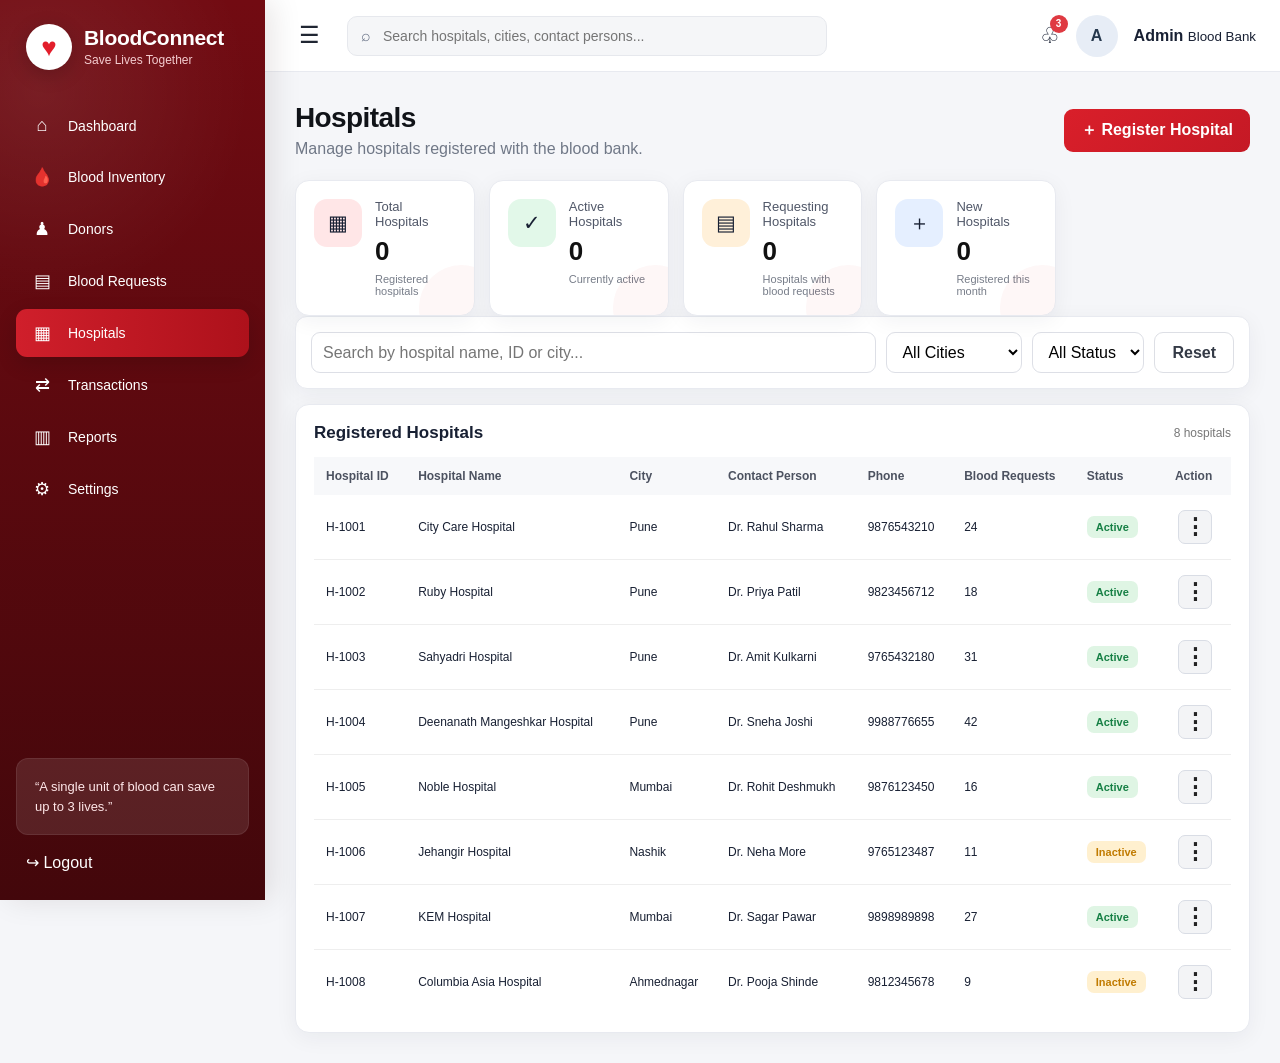
<file: pages/hospitals.html>
<!DOCTYPE html>
<html lang="en">

<head>

    <meta charset="UTF-8">

    <meta
        name="viewport"
        content="width=device-width, initial-scale=1.0">

    <title>BloodConnect - Hospitals</title>

    <link
        rel="stylesheet"
        href="../css/style.css">


    <style>

        /* =====================================================
           HOSPITAL ACTION MENU
           ===================================================== */

        .hospital-action-wrapper {
            position: relative;
            display: inline-flex !important;
            align-items: center;
            justify-content: center;
            width: 40px;
            min-width: 40px;
            height: 40px;
            overflow: visible !important;
        }

        .hospital-action-trigger {
            display: inline-flex !important;
            align-items: center;
            justify-content: center;
            width: 34px !important;
            height: 34px !important;
            min-width: 34px !important;
            padding: 0 !important;
            margin: 0 !important;
            border: 1px solid #d9dde5 !important;
            border-radius: 7px !important;
            background: #f3f4f6 !important;
            color: #222 !important;
            font-size: 22px !important;
            line-height: 1 !important;
            font-weight: 700 !important;
            cursor: pointer !important;
            visibility: visible !important;
            opacity: 1 !important;
            position: relative;
            z-index: 2;
            box-sizing: border-box;
        }

        .hospital-action-trigger:hover {
            background: #e9ebef !important;
        }

        .hospital-action-menu {
            position: fixed;
            width: 190px;
            background: #ffffff;
            border: 1px solid #e5e5e5;
            border-radius: 9px;
            box-shadow: 0 10px 28px rgba(0, 0, 0, 0.15);
            z-index: 999999;
            padding: 6px 0;
            display: none;
            box-sizing: border-box;
        }

        .hospital-action-menu.show {
            display: block;
        }

        .hospital-action-menu button {
            width: 100%;
            display: block;
            border: none;
            background: #ffffff;
            text-align: left;
            padding: 10px 14px;
            font-size: 13px;
            color: #333;
            cursor: pointer;
        }

        .hospital-action-menu button:hover {
            background: #f7f7f7;
        }

        .hospital-action-menu .danger-action {
            color: #c62828;
        }

        .hospital-action-menu .danger-action:hover {
            background: #fff1f1;
        }

        .hospital-action-menu hr {
            border: 0;
            border-top: 1px solid #eeeeee;
            margin: 5px 2px;
        }


        /* =====================================================
           HOSPITAL DETAILS
           ===================================================== */

        .hospital-detail-grid {
            display: grid;
            grid-template-columns: 1fr 1fr;
            gap: 14px;
            margin-top: 18px;
        }

        .hospital-detail-item {
            padding: 13px 14px;
            background: #f8f8f8;
            border-radius: 8px;
        }

        .hospital-detail-item.full {
            grid-column: 1 / -1;
        }

        .hospital-detail-item span {
            display: block;
            font-size: 12px;
            color: #777;
            margin-bottom: 5px;
        }

        .hospital-detail-item strong {
            display: block;
            font-size: 14px;
            color: #222;
        }


        /* =====================================================
           STATUS MODAL
           ===================================================== */

        .hospital-status-content {
            display: flex;
            flex-direction: column;
            gap: 18px;
            margin-top: 20px;
        }

        .hospital-status-info {
            display: flex;
            justify-content: space-between;
            align-items: center;
            padding: 14px 16px;
            background: #f8f8f8;
            border-radius: 8px;
        }

        .hospital-status-info span {
            color: #777;
            font-size: 14px;
        }

        .hospital-status-info strong {
            color: #222;
            font-size: 16px;
        }

        .hospital-status-content label {
            display: flex;
            flex-direction: column;
            gap: 8px;
            font-size: 14px;
            font-weight: 600;
            color: #333;
        }

        .hospital-status-content select {
            width: 100%;
            padding: 11px 12px;
            border: 1px solid #ddd;
            border-radius: 8px;
            font-size: 14px;
            background: #fff;
            outline: none;
            box-sizing: border-box;
        }

        .hospital-status-content select:focus {
            border-color: #b91c1c;
            box-shadow: 0 0 0 3px rgba(185, 28, 28, 0.08);
        }


        /* =====================================================
           RESPONSIVE
           ===================================================== */

        @media (max-width: 650px) {

            .hospital-action-menu {
                min-width: 175px;
            }

            .hospital-action-menu button {
                min-width: 163px;
                font-size: 13px;
            }

            .hospital-detail-grid {
                grid-template-columns: 1fr;
            }

            .hospital-detail-item.full {
                grid-column: auto;
            }

        }

    </style>


<style id="standard-status-modal">
/* =========================================================
   BLOODCONNECT - SHARED STATUS MODAL STYLE
   Matches the Blood Requests status modal design.
   ========================================================= */

.status-standard-modal {
  position: fixed !important;
  inset: 0 !important;
  display: none;
  align-items: center !important;
  justify-content: center !important;
  padding: 16px !important;
  background: rgba(15, 23, 42, 0.58) !important;
  backdrop-filter: blur(3px);
  z-index: 999999 !important;
}

.status-standard-modal.show {
  display: flex !important;
}

.status-standard-modal .status-standard-box {
  width: min(820px, calc(100vw - 32px)) !important;
  max-width: 820px !important;
  padding: 30px !important;
  border-radius: 20px !important;
  background: #ffffff !important;
  box-shadow: 0 24px 70px rgba(0, 0, 0, 0.22) !important;
}

.status-standard-modal .status-standard-head {
  display: flex !important;
  align-items: flex-start !important;
  justify-content: space-between !important;
  gap: 20px !important;
  margin-bottom: 22px !important;
}

.status-standard-modal .status-standard-head h2 {
  margin: 0 0 7px !important;
  color: #202a3d !important;
  font-size: 30px !important;
  line-height: 1.15 !important;
  font-weight: 750 !important;
}

.status-standard-modal .status-standard-subtitle {
  margin: 0 !important;
  color: #7c8798 !important;
  font-size: 14px !important;
  line-height: 1.4 !important;
}

.status-standard-modal .status-standard-close {
  width: 44px !important;
  height: 44px !important;
  min-width: 44px !important;
  display: grid !important;
  place-items: center !important;
  padding: 0 !important;
  border: 0 !important;
  border-radius: 50% !important;
  background: #f4f5f7 !important;
  color: #20242a !important;
  font-size: 25px !important;
  line-height: 1 !important;
  cursor: pointer !important;
}

.status-standard-modal .status-standard-close:hover {
  background: #eceef1 !important;
}

.status-standard-modal .status-standard-info {
  width: 100% !important;
  min-height: 64px !important;
  display: flex !important;
  align-items: center !important;
  justify-content: space-between !important;
  gap: 18px !important;
  margin: 0 0 22px !important;
  padding: 0 20px !important;
  border-radius: 11px !important;
  background: #f7f7f8 !important;
  color: #273247 !important;
}

.status-standard-modal .status-standard-info span {
  color: #273247 !important;
  font-size: 18px !important;
  font-weight: 450 !important;
}

.status-standard-modal .status-standard-info strong {
  color: #202a3d !important;
  font-size: 18px !important;
  font-weight: 750 !important;
}

.status-standard-modal .status-standard-form {
  margin: 0 !important;
}

.status-standard-modal .status-standard-form label {
  display: flex !important;
  flex-direction: column !important;
  gap: 8px !important;
  margin: 0 !important;
  color: #273247 !important;
  font-size: 16px !important;
  font-weight: 600 !important;
}

.status-standard-modal .status-standard-form select {
  width: 100% !important;
  height: 52px !important;
  min-height: 52px !important;
  padding: 0 15px !important;
  border: 1px solid #d9dde4 !important;
  border-radius: 10px !important;
  background: #ffffff !important;
  color: #20242a !important;
  font-size: 16px !important;
  font-weight: 500 !important;
  box-sizing: border-box !important;
}

.status-standard-modal .status-standard-form select:focus {
  outline: none !important;
  border-color: #d91e2b !important;
  box-shadow: 0 0 0 3px rgba(217, 30, 43, .08) !important;
}

.status-standard-modal .status-standard-error {
  display: none;
  margin: 0 0 14px !important;
  padding: 10px 12px !important;
  border-radius: 8px !important;
  background: #fff0f0 !important;
  color: #b42318 !important;
  font-size: 13px !important;
}

.status-standard-modal .status-standard-actions {
  display: flex !important;
  align-items: center !important;
  justify-content: flex-end !important;
  gap: 12px !important;
  margin-top: 24px !important;
}

.status-standard-modal .status-standard-actions button {
  height: 54px !important;
  min-width: 122px !important;
  padding: 0 20px !important;
  border-radius: 11px !important;
  font-size: 16px !important;
  font-weight: 700 !important;
}

.status-standard-modal .status-standard-actions .secondary-btn {
  border: 1px solid #d9dde4 !important;
  background: #ffffff !important;
  color: #273247 !important;
}

.status-standard-modal .status-standard-actions .primary-btn {
  border: 1px solid #d91e2b !important;
  background: #d91e2b !important;
  color: #ffffff !important;
}

@media (max-width: 650px) {
  .status-standard-modal .status-standard-box {
    padding: 22px !important;
    border-radius: 16px !important;
  }

  .status-standard-modal .status-standard-head h2 {
    font-size: 24px !important;
  }

  .status-standard-modal .status-standard-info span,
  .status-standard-modal .status-standard-info strong {
    font-size: 15px !important;
  }

  .status-standard-modal .status-standard-actions {
    flex-direction: column-reverse !important;
    align-items: stretch !important;
  }

  .status-standard-modal .status-standard-actions button {
    width: 100% !important;
  }
}
</style>

</head>


<body>


<div class="app">


    <!-- =====================================================
         SIDEBAR
         ===================================================== -->

    <aside class="sidebar">


        <div class="brand">

            <div class="brand-icon">
                ♥
            </div>


            <div>

                <h2>
                    BloodConnect
                </h2>

                <span>
                    Save Lives Together
                </span>

            </div>

        </div>


        <nav>


            <a
                class="nav-item"
                href="../index.html">

                <span>
                    ⌂
                </span>

                Dashboard

            </a>


            <a
                class="nav-item"
                href="inventory.html">

                <span>
                    🩸
                </span>

                Blood Inventory

            </a>


            <a
                class="nav-item"
                href="donors.html">

                <span>
                    ♟
                </span>

                Donors

            </a>


            <a
                class="nav-item"
                href="blood-requests.html">

                <span>
                    ▤
                </span>

                Blood Requests

            </a>


            <a
                class="nav-item active"
                href="hospitals.html">

                <span>
                    ▦
                </span>

                Hospitals

            </a>


            <a
                class="nav-item"
                href="transactions.html">

                <span>
                    ⇄
                </span>

                Transactions

            </a>


            <a
                class="nav-item"
                href="reports.html">

                <span>
                    ▥
                </span>

                Reports

            </a>


            <a
                class="nav-item"
                href="settings.html">

                <span>
                    ⚙
                </span>

                Settings

            </a>


        </nav>


        <div class="sidebar-quote">

            “A single unit of blood can save up to 3 lives.”

        </div>


        <a
            class="logout"
            href="../login.html">

            <span>
                ↪
            </span>

            Logout

        </a>


    </aside>



    <!-- =====================================================
         MAIN
         ===================================================== -->

    <main class="main">


        <!-- =================================================
             TOP BAR
             ================================================= -->

        <header class="topbar">


            <button
                class="menu-btn"
                onclick="toggleSidebar()">

                ☰

            </button>


            <div class="search">

                ⌕

                <input
                    id="hospitalTopSearch"
                    type="text"
                    placeholder="Search hospitals, cities, contact persons..."
                    onkeyup="syncTopHospitalSearch()">

            </div>


            <div class="top-user">


                <span class="notification">

                    ♧

                    <b>
                        3
                    </b>

                </span>


                <div class="avatar">
                    A
                </div>


                <div>

                    <strong>
                        Admin
                    </strong>

                    <small>
                        Blood Bank
                    </small>

                </div>


            </div>


        </header>



        <!-- =================================================
             CONTENT
             ================================================= -->

        <section class="content">


            <!-- PAGE HEADING -->

            <div class="page-heading">


                <div>

                    <h1>
                        Hospitals
                    </h1>

                    <p>
                        Manage hospitals registered with the blood bank.
                    </p>

                </div>


                <button
                    class="primary-btn"
                    onclick="openHospitalModal()">

                    ＋ Register Hospital

                </button>


            </div>



            <!-- =================================================
                 SUMMARY CARDS
                 ================================================= -->

            <div class="stats">


                <!-- TOTAL -->

                <div class="card stat">

                    <div class="stat-icon red">
                        ▦
                    </div>


                    <div>

                        <span>
                            Total Hospitals
                        </span>

                        <strong id="totalHospitals">
                            0
                        </strong>

                        <small>
                            Registered hospitals
                        </small>

                    </div>

                </div>



                <!-- ACTIVE -->

                <div class="card stat">

                    <div class="stat-icon green">
                        ✓
                    </div>


                    <div>

                        <span>
                            Active Hospitals
                        </span>

                        <strong id="activeHospitals">
                            0
                        </strong>

                        <small>
                            Currently active
                        </small>

                    </div>

                </div>



                <!-- REQUESTING -->

                <div class="card stat">

                    <div class="stat-icon orange">
                        ▤
                    </div>


                    <div>

                        <span>
                            Requesting Hospitals
                        </span>

                        <strong id="requestingHospitals">
                            0
                        </strong>

                        <small>
                            Hospitals with blood requests
                        </small>

                    </div>

                </div>



                <!-- NEW -->

                <div class="card stat">

                    <div class="stat-icon blue">
                        ＋
                    </div>


                    <div>

                        <span>
                            New Hospitals
                        </span>

                        <strong id="newHospitals">
                            0
                        </strong>

                        <small>
                            Registered this month
                        </small>

                    </div>

                </div>


            </div>



            <!-- =================================================
                 FILTER BAR
                 ================================================= -->

            <div class="filter-bar card">


                <input
                    type="text"
                    id="hospitalSearch"
                    placeholder="Search by hospital name, ID or city..."
                    onkeyup="filterHospitals()">


                <select
                    id="hospitalCityFilter"
                    onchange="filterHospitals()">

                    <option value="">
                        All Cities
                    </option>

                    <option value="Pune">
                        Pune
                    </option>

                    <option value="Mumbai">
                        Mumbai
                    </option>

                    <option value="Nashik">
                        Nashik
                    </option>

                    <option value="Ahmednagar">
                        Ahmednagar
                    </option>

                    <option value="Other">
                        Other
                    </option>

                </select>


                <select
                    id="hospitalStatusFilter"
                    onchange="filterHospitals()">

                    <option value="">
                        All Status
                    </option>

                    <option value="Active">
                        Active
                    </option>

                    <option value="Inactive">
                        Inactive
                    </option>

                </select>


                <button
                    class="secondary-btn"
                    onclick="resetHospitalFilters()">

                    Reset

                </button>


            </div>



            <!-- =================================================
                 HOSPITAL TABLE
                 ================================================= -->

            <section class="card table-card">


                <div class="card-title">


                    <h2>
                        Registered Hospitals
                    </h2>


                    <span
                        class="record-count"
                        id="hospitalRecordCount">

                        8 hospitals

                    </span>


                </div>


                <div class="table-scroll">


                    <table id="hospitalTable">


                        <thead>


                            <tr>

                                <th>
                                    Hospital ID
                                </th>

                                <th>
                                    Hospital Name
                                </th>

                                <th>
                                    City
                                </th>

                                <th>
                                    Contact Person
                                </th>

                                <th>
                                    Phone
                                </th>

                                <th>
                                    Blood Requests
                                </th>

                                <th>
                                    Status
                                </th>

                                <th>
                                    Action
                                </th>

                            </tr>


                        </thead>


                        <tbody>


                            <!-- =================================================
                                 HOSPITAL 1
                                 ================================================= -->

                            <tr
                                data-registration="REG-001"
                                data-email="contact@citycare.com"
                                data-address="Pune, Maharashtra"
                                data-created="05 Sep 2026">


                                <td>
                                    H-1001
                                </td>

                                <td>
                                    City Care Hospital
                                </td>

                                <td>
                                    Pune
                                </td>

                                <td>
                                    Dr. Rahul Sharma
                                </td>

                                <td>
                                    9876543210
                                </td>

                                <td>
                                    24
                                </td>

                                <td>

                                    <span class="badge available">
                                        Active
                                    </span>

                                </td>

                                <td>

                                    <div class="hospital-action-wrapper">


                                        <button
                                            class="hospital-action-trigger"
                                            onclick="toggleHospitalActionMenu(this, event)">

                                            ⋮

                                        </button>


                                        <div class="hospital-action-menu">


                                            <button
                                                onclick="viewHospital(this)">

                                                👁 View Details

                                            </button>


                                            <button
                                                onclick="editHospital(this)">

                                                ✏ Edit Hospital

                                            </button>


                                            <button
                                                onclick="changeHospitalStatus(this)">

                                                🔄 Change Status

                                            </button>


                                            <hr>


                                            <button
                                                class="danger-action"
                                                onclick="removeHospital(this)">

                                                🗑 Remove Hospital

                                            </button>


                                        </div>


                                    </div>

                                </td>


                            </tr>



                            <!-- =================================================
                                 HOSPITAL 2
                                 ================================================= -->

                            <tr
                                data-registration="REG-002"
                                data-email="contact@rubyhospital.com"
                                data-address="Pune, Maharashtra"
                                data-created="08 Sep 2026">


                                <td>
                                    H-1002
                                </td>

                                <td>
                                    Ruby Hospital
                                </td>

                                <td>
                                    Pune
                                </td>

                                <td>
                                    Dr. Priya Patil
                                </td>

                                <td>
                                    9823456712
                                </td>

                                <td>
                                    18
                                </td>

                                <td>

                                    <span class="badge available">
                                        Active
                                    </span>

                                </td>

                                <td>

                                    <div class="hospital-action-wrapper">


                                        <button
                                            class="hospital-action-trigger"
                                            onclick="toggleHospitalActionMenu(this, event)">

                                            ⋮

                                        </button>


                                        <div class="hospital-action-menu">


                                            <button
                                                onclick="viewHospital(this)">

                                                👁 View Details

                                            </button>


                                            <button
                                                onclick="editHospital(this)">

                                                ✏ Edit Hospital

                                            </button>


                                            <button
                                                onclick="changeHospitalStatus(this)">

                                                🔄 Change Status

                                            </button>


                                            <hr>


                                            <button
                                                class="danger-action"
                                                onclick="removeHospital(this)">

                                                🗑 Remove Hospital

                                            </button>


                                        </div>


                                    </div>

                                </td>


                            </tr>



                            <!-- =================================================
                                 HOSPITAL 3
                                 ================================================= -->

                            <tr
                                data-registration="REG-003"
                                data-email="contact@sahyadri.com"
                                data-address="Pune, Maharashtra"
                                data-created="10 Sep 2026">


                                <td>
                                    H-1003
                                </td>

                                <td>
                                    Sahyadri Hospital
                                </td>

                                <td>
                                    Pune
                                </td>

                                <td>
                                    Dr. Amit Kulkarni
                                </td>

                                <td>
                                    9765432180
                                </td>

                                <td>
                                    31
                                </td>

                                <td>

                                    <span class="badge available">
                                        Active
                                    </span>

                                </td>

                                <td>

                                    <div class="hospital-action-wrapper">


                                        <button
                                            class="hospital-action-trigger"
                                            onclick="toggleHospitalActionMenu(this, event)">

                                            ⋮

                                        </button>


                                        <div class="hospital-action-menu">


                                            <button
                                                onclick="viewHospital(this)">

                                                👁 View Details

                                            </button>


                                            <button
                                                onclick="editHospital(this)">

                                                ✏ Edit Hospital

                                            </button>


                                            <button
                                                onclick="changeHospitalStatus(this)">

                                                🔄 Change Status

                                            </button>


                                            <hr>


                                            <button
                                                class="danger-action"
                                                onclick="removeHospital(this)">

                                                🗑 Remove Hospital

                                            </button>


                                        </div>


                                    </div>

                                </td>


                            </tr>



                            <!-- =================================================
                                 HOSPITAL 4
                                 ================================================= -->

                            <tr
                                data-registration="REG-004"
                                data-email="contact@dmhospital.com"
                                data-address="Pune, Maharashtra"
                                data-created="12 Sep 2026">


                                <td>
                                    H-1004
                                </td>

                                <td>
                                    Deenanath Mangeshkar Hospital
                                </td>

                                <td>
                                    Pune
                                </td>

                                <td>
                                    Dr. Sneha Joshi
                                </td>

                                <td>
                                    9988776655
                                </td>

                                <td>
                                    42
                                </td>

                                <td>

                                    <span class="badge available">
                                        Active
                                    </span>

                                </td>

                                <td>

                                    <div class="hospital-action-wrapper">


                                        <button
                                            class="hospital-action-trigger"
                                            onclick="toggleHospitalActionMenu(this, event)">

                                            ⋮

                                        </button>


                                        <div class="hospital-action-menu">


                                            <button
                                                onclick="viewHospital(this)">

                                                👁 View Details

                                            </button>


                                            <button
                                                onclick="editHospital(this)">

                                                ✏ Edit Hospital

                                            </button>


                                            <button
                                                onclick="changeHospitalStatus(this)">

                                                🔄 Change Status

                                            </button>


                                            <hr>


                                            <button
                                                class="danger-action"
                                                onclick="removeHospital(this)">

                                                🗑 Remove Hospital

                                            </button>


                                        </div>


                                    </div>

                                </td>


                            </tr>



                            <!-- =================================================
                                 HOSPITAL 5
                                 ================================================= -->

                            <tr
                                data-registration="REG-005"
                                data-email="contact@noble.com"
                                data-address="Mumbai, Maharashtra"
                                data-created="15 Sep 2026">


                                <td>
                                    H-1005
                                </td>

                                <td>
                                    Noble Hospital
                                </td>

                                <td>
                                    Mumbai
                                </td>

                                <td>
                                    Dr. Rohit Deshmukh
                                </td>

                                <td>
                                    9876123450
                                </td>

                                <td>
                                    16
                                </td>

                                <td>

                                    <span class="badge available">
                                        Active
                                    </span>

                                </td>

                                <td>

                                    <div class="hospital-action-wrapper">


                                        <button
                                            class="hospital-action-trigger"
                                            onclick="toggleHospitalActionMenu(this, event)">

                                            ⋮

                                        </button>


                                        <div class="hospital-action-menu">


                                            <button
                                                onclick="viewHospital(this)">

                                                👁 View Details

                                            </button>


                                            <button
                                                onclick="editHospital(this)">

                                                ✏ Edit Hospital

                                            </button>


                                            <button
                                                onclick="changeHospitalStatus(this)">

                                                🔄 Change Status

                                            </button>


                                            <hr>


                                            <button
                                                class="danger-action"
                                                onclick="removeHospital(this)">

                                                🗑 Remove Hospital

                                            </button>


                                        </div>


                                    </div>

                                </td>


                            </tr>



                            <!-- =================================================
                                 HOSPITAL 6
                                 ================================================= -->

                            <tr
                                data-registration="REG-006"
                                data-email="contact@jehangir.com"
                                data-address="Nashik, Maharashtra"
                                data-created="17 Sep 2026">


                                <td>
                                    H-1006
                                </td>

                                <td>
                                    Jehangir Hospital
                                </td>

                                <td>
                                    Nashik
                                </td>

                                <td>
                                    Dr. Neha More
                                </td>

                                <td>
                                    9765123487
                                </td>

                                <td>
                                    11
                                </td>

                                <td>

                                    <span class="badge reserved">
                                        Inactive
                                    </span>

                                </td>

                                <td>

                                    <div class="hospital-action-wrapper">


                                        <button
                                            class="hospital-action-trigger"
                                            onclick="toggleHospitalActionMenu(this, event)">

                                            ⋮

                                        </button>


                                        <div class="hospital-action-menu">


                                            <button
                                                onclick="viewHospital(this)">

                                                👁 View Details

                                            </button>


                                            <button
                                                onclick="editHospital(this)">

                                                ✏ Edit Hospital

                                            </button>


                                            <button
                                                onclick="changeHospitalStatus(this)">

                                                🔄 Change Status

                                            </button>


                                            <hr>


                                            <button
                                                class="danger-action"
                                                onclick="removeHospital(this)">

                                                🗑 Remove Hospital

                                            </button>


                                        </div>


                                    </div>

                                </td>


                            </tr>



                            <!-- =================================================
                                 HOSPITAL 7
                                 ================================================= -->

                            <tr
                                data-registration="REG-007"
                                data-email="contact@kem.com"
                                data-address="Mumbai, Maharashtra"
                                data-created="19 Sep 2026">


                                <td>
                                    H-1007
                                </td>

                                <td>
                                    KEM Hospital
                                </td>

                                <td>
                                    Mumbai
                                </td>

                                <td>
                                    Dr. Sagar Pawar
                                </td>

                                <td>
                                    9898989898
                                </td>

                                <td>
                                    27
                                </td>

                                <td>

                                    <span class="badge available">
                                        Active
                                    </span>

                                </td>

                                <td>

                                    <div class="hospital-action-wrapper">


                                        <button
                                            class="hospital-action-trigger"
                                            onclick="toggleHospitalActionMenu(this, event)">

                                            ⋮

                                        </button>


                                        <div class="hospital-action-menu">


                                            <button
                                                onclick="viewHospital(this)">

                                                👁 View Details

                                            </button>


                                            <button
                                                onclick="editHospital(this)">

                                                ✏ Edit Hospital

                                            </button>


                                            <button
                                                onclick="changeHospitalStatus(this)">

                                                🔄 Change Status

                                            </button>


                                            <hr>


                                            <button
                                                class="danger-action"
                                                onclick="removeHospital(this)">

                                                🗑 Remove Hospital

                                            </button>


                                        </div>


                                    </div>

                                </td>


                            </tr>



                            <!-- =================================================
                                 HOSPITAL 8
                                 ================================================= -->

                            <tr
                                data-registration="REG-008"
                                data-email="contact@columbiaasia.com"
                                data-address="Ahmednagar, Maharashtra"
                                data-created="20 Sep 2026">


                                <td>
                                    H-1008
                                </td>

                                <td>
                                    Columbia Asia Hospital
                                </td>

                                <td>
                                    Ahmednagar
                                </td>

                                <td>
                                    Dr. Pooja Shinde
                                </td>

                                <td>
                                    9812345678
                                </td>

                                <td>
                                    9
                                </td>

                                <td>

                                    <span class="badge reserved">
                                        Inactive
                                    </span>

                                </td>

                                <td>

                                    <div class="hospital-action-wrapper">


                                        <button
                                            class="hospital-action-trigger"
                                            onclick="toggleHospitalActionMenu(this, event)">

                                            ⋮

                                        </button>


                                        <div class="hospital-action-menu">


                                            <button
                                                onclick="viewHospital(this)">

                                                👁 View Details

                                            </button>


                                            <button
                                                onclick="editHospital(this)">

                                                ✏ Edit Hospital

                                            </button>


                                            <button
                                                onclick="changeHospitalStatus(this)">

                                                🔄 Change Status

                                            </button>


                                            <hr>


                                            <button
                                                class="danger-action"
                                                onclick="removeHospital(this)">

                                                🗑 Remove Hospital

                                            </button>


                                        </div>


                                    </div>

                                </td>


                            </tr>


                        </tbody>

                    </table>


                </div>


            </section>


        </section>


    </main>


</div>



<!-- =====================================================
     REGISTER HOSPITAL MODAL
     ===================================================== -->

<div
    id="hospitalModal"
    class="modal">


    <div class="modal-box">


        <div class="modal-head">


            <div>

                <h2>
                    Register New Hospital
                </h2>

                <p class="modal-subtitle">
                    Add a hospital to the BloodConnect system
                </p>

            </div>


            <button
                onclick="closeHospitalModal()">

                ×

            </button>


        </div>



        <div class="form-grid">


            <label>

                Hospital Name

                <input
                    id="newHospitalName"
                    type="text"
                    placeholder="Enter hospital name">

            </label>


            <label>

                Registration Number

                <input
                    id="newHospitalRegistration"
                    type="text"
                    placeholder="Enter registration number">

            </label>


            <label>

                City

                <select id="newHospitalCity">

                    <option value="Pune">
                        Pune
                    </option>

                    <option value="Mumbai">
                        Mumbai
                    </option>

                    <option value="Nashik">
                        Nashik
                    </option>

                    <option value="Ahmednagar">
                        Ahmednagar
                    </option>

                    <option value="Other">
                        Other
                    </option>

                </select>

            </label>


            <label>

                Contact Person

                <input
                    id="newHospitalContact"
                    type="text"
                    placeholder="Enter contact person">

            </label>


            <label>

                Phone Number

                <input
                    id="newHospitalPhone"
                    type="tel"
                    maxlength="10"
                    placeholder="Enter phone number">

            </label>


            <label>

                Email

                <input
                    id="newHospitalEmail"
                    type="email"
                    placeholder="Enter email address">

            </label>


            <label class="full">

                Hospital Address

                <input
                    id="newHospitalAddress"
                    type="text"
                    placeholder="Enter complete hospital address">

            </label>


        </div>



        <div class="modal-actions">


            <button
                class="secondary-btn"
                onclick="closeHospitalModal()">

                Cancel

            </button>


            <button
                class="primary-btn"
                onclick="registerHospital()">

                Register Hospital

            </button>


        </div>


    </div>

</div>



<!-- =====================================================
     VIEW HOSPITAL MODAL
     ===================================================== -->

<div
    id="viewHospitalModal"
    class="modal">


    <div class="modal-box">


        <div class="modal-head">


            <div>

                <h2>
                    Hospital Details
                </h2>

                <p class="modal-subtitle">
                    Complete information about this hospital
                </p>

            </div>


            <button
                onclick="closeViewHospital()">

                ×

            </button>


        </div>


        <div id="hospitalDetails">

        </div>


        <div class="modal-actions">


            <button
                class="secondary-btn"
                onclick="closeViewHospital()">

                Close

            </button>


        </div>


    </div>

</div>



<!-- =====================================================
     EDIT HOSPITAL MODAL
     ===================================================== -->

<div
    id="editHospitalModal"
    class="modal">


    <div class="modal-box">


        <div class="modal-head">


            <div>

                <h2>
                    Edit Hospital
                </h2>

                <p class="modal-subtitle">
                    Update hospital information
                </p>

            </div>


            <button
                onclick="closeEditHospitalModal()">

                ×

            </button>


        </div>



        <div class="form-grid">


            <label>

                Hospital ID

                <input
                    id="editHospitalId"
                    type="text"
                    readonly>

            </label>


            <label>

                Hospital Name

                <input
                    id="editHospitalName"
                    type="text">

            </label>


            <label>

                Registration Number

                <input
                    id="editHospitalRegistration"
                    type="text">

            </label>


            <label>

                City

                <select id="editHospitalCity">

                    <option value="Pune">
                        Pune
                    </option>

                    <option value="Mumbai">
                        Mumbai
                    </option>

                    <option value="Nashik">
                        Nashik
                    </option>

                    <option value="Ahmednagar">
                        Ahmednagar
                    </option>

                    <option value="Other">
                        Other
                    </option>

                </select>

            </label>


            <label>

                Contact Person

                <input
                    id="editHospitalContact"
                    type="text">

            </label>


            <label>

                Phone Number

                <input
                    id="editHospitalPhone"
                    type="tel"
                    maxlength="10">

            </label>


            <label>

                Email

                <input
                    id="editHospitalEmail"
                    type="email">

            </label>


            <label>

                Status

                <select id="editHospitalStatus">

                    <option value="Active">
                        Active
                    </option>

                    <option value="Inactive">
                        Inactive
                    </option>

                </select>

            </label>


            <label class="full">

                Hospital Address

                <input
                    id="editHospitalAddress"
                    type="text">

            </label>


        </div>



        <div class="modal-actions">


            <button
                class="secondary-btn"
                onclick="closeEditHospitalModal()">

                Cancel

            </button>


            <button
                class="primary-btn"
                onclick="saveEditedHospital()">

                Save Changes

            </button>


        </div>


    </div>

</div>



<!-- =====================================================
     CHANGE STATUS MODAL
     ===================================================== -->


<!-- ================= STANDARD STATUS MODAL ================= -->
<div id="hospitalStatusModal" class="modal status-standard-modal">
  <div class="modal-box status-standard-box">

    <div class="modal-head status-standard-head">
      <div>
        <h2>Change Hospital Status</h2>
        <p class="modal-subtitle status-standard-subtitle">Update the current hospital status</p>
      </div>

      <button
        type="button"
        class="status-standard-close"
        onclick="closeHospitalStatusModal()"
        aria-label="Close status modal">
        ×
      </button>
    </div>

    <div id="hospitalStatusError" class="status-standard-error"></div>

    <div class="status-standard-info">
      <span>Hospital ID</span>
      <strong id="hospitalStatusId">-</strong>
    </div>

    <div class="status-standard-form">
      <label>
        New Status
        <select id="newHospitalStatus">
          <option value="Active">Active</option><option value="Inactive">Inactive</option>
        </select>
      </label>
    </div>

    <div class="modal-actions status-standard-actions">
      <button
        type="button"
        class="secondary-btn"
        onclick="closeHospitalStatusModal()">
        Cancel
      </button>

      <button
        type="button"
        class="primary-btn"
        onclick="saveHospitalStatus()">
        Save Status
      </button>
    </div>

  </div>
</div>

<!--<!-- =====================================================
     JAVASCRIPT
     ===================================================== -->

<script>

    let selectedHospitalRow = null;
    let hospitalIdCounter = 1000;
    let hospitalData = [];


    function escapeHospitalHTML(value) {
        return String(value ?? "")
            .replace(/&/g, "&amp;")
            .replace(/</g, "&lt;")
            .replace(/>/g, "&gt;")
            .replace(/"/g, "&quot;")
            .replace(/'/g, "&#039;");
    }


    function getHospitalDisplayId(hospital, index) {
        if (hospital.displayId) {
            return hospital.displayId;
        }

        if (hospital.hospitalCode) {
            return hospital.hospitalCode;
        }

        const existingNumber = Number(hospital.id);

        if (Number.isFinite(existingNumber) && existingNumber > 0) {
            return "H-" + existingNumber;
        }

        return "H-" + (1001 + index);
    }


    function getHospitalBackendId(row) {
        return row ? row.dataset.backendId || "" : "";
    }


    function normalizeHospital(hospital, index) {
        return {
            backendId: hospital.id || hospital.uuid || hospital.hospitalId || "",
            displayId: getHospitalDisplayId(hospital, index),
            name: hospital.name || hospital.hospitalName || "",
            registration: hospital.registrationNumber || hospital.registration || hospital.registrationNo || "",
            city: hospital.city || "",
            contact: hospital.contactPerson || hospital.contact || hospital.contactName || "",
            phone: hospital.phone || hospital.phoneNumber || hospital.contactNumber || "",
            email: hospital.email || "",
            address: hospital.address || "",
            requests: Number(hospital.bloodRequests ?? hospital.requestCount ?? hospital.requests ?? 0) || 0,
            status: hospital.status || "Active",
            createdAt: hospital.createdAt || hospital.created || hospital.registeredOn || ""
        };
    }


    function formatHospitalDate(value) {
        if (!value) {
            return "Not available";
        }

        const date = new Date(value);

        if (Number.isNaN(date.getTime())) {
            return String(value);
        }

        return date.toLocaleDateString("en-GB", {
            day: "2-digit",
            month: "short",
            year: "numeric"
        });
    }


    function getHospitalStatusBadge(status) {
        const badgeClass = status === "Active" ? "available" : "reserved";

        return `
            <span class="badge ${badgeClass}">
                ${escapeHospitalHTML(status)}
            </span>
        `;
    }


    function getHospitalPayloadFromForm(prefix) {
        return {
            name: document.getElementById(prefix + "HospitalName").value.trim(),
            registrationNumber: document.getElementById(prefix + "HospitalRegistration").value.trim(),
            city: document.getElementById(prefix + "HospitalCity").value,
            contactPerson: document.getElementById(prefix + "HospitalContact").value.trim(),
            phone: document.getElementById(prefix + "HospitalPhone").value.trim(),
            email: document.getElementById(prefix + "HospitalEmail").value.trim(),
            address: document.getElementById(prefix + "HospitalAddress").value.trim()
        };
    }


    function validateHospitalPayload(payload) {
        if (!payload.name) {
            alert("Please enter hospital name.");
            return false;
        }

        if (!payload.registrationNumber) {
            alert("Please enter registration number.");
            return false;
        }

        if (!payload.contactPerson) {
            alert("Please enter contact person.");
            return false;
        }

        if (!/^[0-9]{10}$/.test(payload.phone)) {
            alert("Please enter a valid 10-digit phone number.");
            return false;
        }

        if (payload.email && !/^[^\s@]+@[^\s@]+\.[^\s@]+$/.test(payload.email)) {
            alert("Please enter a valid email address.");
            return false;
        }

        if (!payload.address) {
            alert("Please enter hospital address.");
            return false;
        }

        return true;
    }


    function openHospitalModal() {
        document.getElementById("hospitalModal").classList.add("show");
    }


    function closeHospitalModal() {
        document.getElementById("hospitalModal").classList.remove("show");
    }


    async function loadHospitals() {
        try {
            const hospitals = await BloodConnectApi.getHospitals();

            hospitalData = Array.isArray(hospitals) ? hospitals : [];

            renderHospitals(hospitalData);

            console.log("Hospitals loaded from backend:", hospitalData.length);
        } catch (error) {
            console.error("Failed to load hospitals:", error);
            alert("Could not load hospitals from backend. Please make sure Spring Boot is running on port 8080.");
        }
    }


    function renderHospitals(hospitals) {
        const tbody = document.querySelector("#hospitalTable tbody");

        if (!tbody) {
            return;
        }

        tbody.innerHTML = "";

        hospitals.forEach(function(hospital, index) {
            const item = normalizeHospital(hospital, index);

            const row = document.createElement("tr");

            row.dataset.backendId = item.backendId;
            row.dataset.registration = item.registration;
            row.dataset.email = item.email;
            row.dataset.address = item.address;
            row.dataset.created = formatHospitalDate(item.createdAt);
            row.dataset.requestCount = item.requests;

            row.innerHTML = `
                <td>${escapeHospitalHTML(item.displayId)}</td>
                <td>${escapeHospitalHTML(item.name)}</td>
                <td>${escapeHospitalHTML(item.city)}</td>
                <td>${escapeHospitalHTML(item.contact)}</td>
                <td>${escapeHospitalHTML(item.phone)}</td>
                <td>${escapeHospitalHTML(item.requests)}</td>
                <td>${getHospitalStatusBadge(item.status)}</td>
                <td>
                    <div class="hospital-action-wrapper">
                        <button
                            class="hospital-action-trigger"
                            onclick="toggleHospitalActionMenu(this, event)">
                            ⋮
                        </button>

                        <div class="hospital-action-menu">
                            <button onclick="viewHospital(this)">
                                👁 View Details
                            </button>

                            <button onclick="editHospital(this)">
                                ✏ Edit Hospital
                            </button>

                            <button onclick="changeHospitalStatus(this)">
                                🔄 Change Status
                            </button>

                            <hr>

                            <button
                                class="danger-action"
                                onclick="removeHospital(this)">
                                🗑 Remove Hospital
                            </button>
                        </div>
                    </div>
                </td>
            `;

            tbody.appendChild(row);
        });

        updateHospitalStats();
        filterHospitals();
    }


    async function registerHospital() {
        const payload = getHospitalPayloadFromForm("new");

        if (!validateHospitalPayload(payload)) {
            return;
        }

        try {
            const createdHospital = await BloodConnectApi.createHospital(payload);

            hospitalData.push(createdHospital);

            renderHospitals(hospitalData);
            clearHospitalForm();
            closeHospitalModal();

            const created = normalizeHospital(
                createdHospital,
                hospitalData.length - 1
            );

            alert(
                "Hospital " +
                created.displayId +
                " registered successfully!"
            );
        } catch (error) {
            console.error("Failed to register hospital:", error);
            alert("Failed to register hospital: " + error.message);
        }
    }


    function clearHospitalForm() {
        document.getElementById("newHospitalName").value = "";
        document.getElementById("newHospitalRegistration").value = "";
        document.getElementById("newHospitalCity").value = "Pune";
        document.getElementById("newHospitalContact").value = "";
        document.getElementById("newHospitalPhone").value = "";
        document.getElementById("newHospitalEmail").value = "";
        document.getElementById("newHospitalAddress").value = "";
    }


    function filterHospitals() {
        const search = document.getElementById("hospitalSearch").value.toLowerCase().trim();
        const city = document.getElementById("hospitalCityFilter").value;
        const status = document.getElementById("hospitalStatusFilter").value;

        const rows = document.querySelectorAll("#hospitalTable tbody tr");
        let visibleCount = 0;

        rows.forEach(function(row) {
            const text = row.innerText.toLowerCase();
            const rowCity = row.cells[2] ? row.cells[2].innerText.trim() : "";
            const rowStatus = row.cells[6] ? row.cells[6].innerText.trim() : "";

            const matchesSearch = !search || text.includes(search);
            const matchesCity = !city || rowCity === city;
            const matchesStatus = !status || rowStatus === status;

            if (matchesSearch && matchesCity && matchesStatus) {
                row.style.display = "";
                visibleCount++;
            } else {
                row.style.display = "none";
            }
        });

        document.getElementById("hospitalRecordCount").textContent =
            visibleCount + (visibleCount === 1 ? " hospital" : " hospitals");
    }


    function syncTopHospitalSearch() {
        const value = document.getElementById("hospitalTopSearch").value;
        document.getElementById("hospitalSearch").value = value;
        filterHospitals();
    }


    function resetHospitalFilters() {
        document.getElementById("hospitalSearch").value = "";
        document.getElementById("hospitalCityFilter").value = "";
        document.getElementById("hospitalStatusFilter").value = "";
        document.getElementById("hospitalTopSearch").value = "";
        filterHospitals();
    }


    function toggleHospitalActionMenu(button, event) {
        if (event) {
            event.preventDefault();
            event.stopPropagation();
        }

        const wrapper = button.closest(".hospital-action-wrapper");

        if (!wrapper) {
            return;
        }

        const menu = wrapper.querySelector(".hospital-action-menu");

        if (!menu) {
            return;
        }

        const wasOpen = menu.classList.contains("show");

        closeHospitalActionMenus();

        if (wasOpen) {
            return;
        }

        menu.__hospitalOriginalParent = wrapper;
        menu.__hospitalRow = button.closest("tr");

        document.body.appendChild(menu);

        const rect = button.getBoundingClientRect();

        menu.classList.add("show");

        const menuWidth = menu.offsetWidth || 190;
        const menuHeight = menu.offsetHeight || 190;

        let left = rect.right - menuWidth;
        let top = rect.bottom + 6;

        if (left < 8) {
            left = 8;
        }

        if (left + menuWidth > window.innerWidth - 8) {
            left = window.innerWidth - menuWidth - 8;
        }

        if (top + menuHeight > window.innerHeight - 8) {
            top = rect.top - menuHeight - 6;
        }

        if (top < 8) {
            top = 8;
        }

        menu.style.position = "fixed";
        menu.style.left = left + "px";
        menu.style.top = top + "px";
        menu.style.right = "auto";
        menu.style.zIndex = "999999";
    }


    function closeHospitalActionMenus() {
        document
            .querySelectorAll(".hospital-action-menu.show")
            .forEach(function(menu) {
                menu.classList.remove("show");

                if (
                    menu.__hospitalOriginalParent &&
                    menu.parentElement !== menu.__hospitalOriginalParent
                ) {
                    menu.__hospitalOriginalParent.appendChild(menu);
                }

                menu.style.position = "";
                menu.style.left = "";
                menu.style.top = "";
                menu.style.right = "";
                menu.style.zIndex = "";
            });
    }


    function getHospitalRowFromActionButton(button) {
        const directRow = button.closest("tr");

        if (directRow) {
            return directRow;
        }

        const menu = button.closest(".hospital-action-menu");

        if (menu && menu.__hospitalRow) {
            return menu.__hospitalRow;
        }

        return null;
    }


    document.addEventListener("click", function(event) {
        if (
            !event.target.closest(".hospital-action-wrapper") &&
            !event.target.closest(".hospital-action-menu")
        ) {
            closeHospitalActionMenus();
        }
    });


    window.addEventListener("resize", function() {
        closeHospitalActionMenus();
    });


    window.addEventListener("scroll", function() {
        closeHospitalActionMenus();
    }, true);


    function getRowHospital(row) {
        return {
            backendId: getHospitalBackendId(row),
            hospitalId: row.cells[0].innerText.trim(),
            name: row.cells[1].innerText.trim(),
            city: row.cells[2].innerText.trim(),
            contact: row.cells[3].innerText.trim(),
            phone: row.cells[4].innerText.trim(),
            requests: row.cells[5].innerText.trim(),
            status: row.cells[6].innerText.trim(),
            registration: row.dataset.registration || "Not available",
            email: row.dataset.email || "Not available",
            address: row.dataset.address || "Not available",
            created: row.dataset.created || "Not available"
        };
    }


    function viewHospital(button) {
        const row = getHospitalRowFromActionButton(button);

        if (!row) {
            alert("Hospital could not be found.");
            closeHospitalActionMenus();
            return;
        }

        const hospital = getRowHospital(row);

        closeHospitalActionMenus();

        document.getElementById("hospitalDetails").innerHTML = `
            <div class="hospital-detail-grid">
                <div class="hospital-detail-item">
                    <span>Hospital ID</span>
                    <strong>${escapeHospitalHTML(hospital.hospitalId)}</strong>
                </div>

                <div class="hospital-detail-item">
                    <span>Hospital Name</span>
                    <strong>${escapeHospitalHTML(hospital.name)}</strong>
                </div>

                <div class="hospital-detail-item">
                    <span>Registration Number</span>
                    <strong>${escapeHospitalHTML(hospital.registration)}</strong>
                </div>

                <div class="hospital-detail-item">
                    <span>City</span>
                    <strong>${escapeHospitalHTML(hospital.city)}</strong>
                </div>

                <div class="hospital-detail-item">
                    <span>Contact Person</span>
                    <strong>${escapeHospitalHTML(hospital.contact)}</strong>
                </div>

                <div class="hospital-detail-item">
                    <span>Phone Number</span>
                    <strong>${escapeHospitalHTML(hospital.phone)}</strong>
                </div>

                <div class="hospital-detail-item">
                    <span>Email</span>
                    <strong>${escapeHospitalHTML(hospital.email)}</strong>
                </div>

                <div class="hospital-detail-item">
                    <span>Blood Requests</span>
                    <strong>${escapeHospitalHTML(hospital.requests)}</strong>
                </div>

                <div class="hospital-detail-item">
                    <span>Status</span>
                    <strong>${escapeHospitalHTML(hospital.status)}</strong>
                </div>

                <div class="hospital-detail-item">
                    <span>Registered On</span>
                    <strong>${escapeHospitalHTML(hospital.created)}</strong>
                </div>

                <div class="hospital-detail-item full">
                    <span>Hospital Address</span>
                    <strong>${escapeHospitalHTML(hospital.address)}</strong>
                </div>
            </div>
        `;

        document.getElementById("viewHospitalModal").classList.add("show");
    }


    function closeViewHospital() {
        document.getElementById("viewHospitalModal").classList.remove("show");
    }


    function editHospital(button) {
        const row = getHospitalRowFromActionButton(button);

        if (!row) {
            alert("Hospital could not be found.");
            closeHospitalActionMenus();
            return;
        }

        selectedHospitalRow = row;

        document.getElementById("editHospitalId").value = row.cells[0].innerText.trim();
        document.getElementById("editHospitalName").value = row.cells[1].innerText.trim();
        document.getElementById("editHospitalCity").value = row.cells[2].innerText.trim();
        document.getElementById("editHospitalContact").value = row.cells[3].innerText.trim();
        document.getElementById("editHospitalPhone").value = row.cells[4].innerText.trim();
        document.getElementById("editHospitalRegistration").value = row.dataset.registration || "";
        document.getElementById("editHospitalEmail").value = row.dataset.email || "";
        document.getElementById("editHospitalAddress").value = row.dataset.address || "";
        document.getElementById("editHospitalStatus").value = row.cells[6].innerText.trim();

        closeHospitalActionMenus();
        document.getElementById("editHospitalModal").classList.add("show");
    }


    function closeEditHospitalModal() {
        document.getElementById("editHospitalModal").classList.remove("show");
        selectedHospitalRow = null;
    }


    async function saveEditedHospital() {
        const row = selectedHospitalRow;

        if (!row) {
            alert("Hospital could not be found.");
            return;
        }

        const backendId = getHospitalBackendId(row);

        if (!backendId) {
            alert("This hospital does not have a backend ID. Please reload the page.");
            return;
        }

        const payload = getHospitalPayloadFromForm("edit");
        const status = document.getElementById("editHospitalStatus").value;

        if (!validateHospitalPayload(payload)) {
            return;
        }

        payload.status = status;

        try {
            const updatedHospital = await BloodConnectApi.updateHospital(
                backendId,
                payload
            );

            const index = hospitalData.findIndex(function(item) {
                return String(item.id || item.uuid || item.hospitalId) === String(backendId);
            });

            if (index !== -1) {
                hospitalData[index] = updatedHospital;
            }

            renderHospitals(hospitalData);
            closeEditHospitalModal();

            alert(
                "Hospital " +
                row.cells[0].innerText.trim() +
                " updated successfully!"
            );
        } catch (error) {
            console.error("Failed to update hospital:", error);
            alert("Failed to update hospital: " + error.message);
        }
    }


    function changeHospitalStatus(button) {
        const row = getHospitalRowFromActionButton(button);

        if (!row) {
            alert("Hospital could not be found.");
            closeHospitalActionMenus();
            return;
        }

        selectedHospitalRow = row;

        const hospitalId = row.cells[0].innerText.trim();
        const currentStatus = row.cells[6].innerText.trim();

        document.getElementById("hospitalStatusId").textContent = hospitalId;
        document.getElementById("newHospitalStatus").value = currentStatus;

        closeHospitalActionMenus();
        document.getElementById("hospitalStatusModal").classList.add("show");
    }


    function closeHospitalStatusModal() {
        document.getElementById("hospitalStatusModal").classList.remove("show");
        selectedHospitalRow = null;
    }


    async function saveHospitalStatus() {
        const row = selectedHospitalRow;

        if (!row) {
            alert("Hospital could not be found.");
            return;
        }

        const backendId = getHospitalBackendId(row);
        const newStatus = document.getElementById("newHospitalStatus").value;

        if (!backendId) {
            alert("This hospital does not have a backend ID. Please reload the page.");
            return;
        }

        try {
            const current = getRowHospital(row);

            const payload = {
                name: current.name,
                registrationNumber: current.registration === "Not available" ? "" : current.registration,
                city: current.city,
                contactPerson: current.contact,
                phone: current.phone,
                email: current.email === "Not available" ? "" : current.email,
                address: current.address === "Not available" ? "" : current.address,
                status: newStatus
            };

            const updatedHospital = await BloodConnectApi.updateHospital(
                backendId,
                payload
            );

            const index = hospitalData.findIndex(function(item) {
                return String(item.id || item.uuid || item.hospitalId) === String(backendId);
            });

            if (index !== -1) {
                hospitalData[index] = updatedHospital;
            }

            renderHospitals(hospitalData);
            closeHospitalStatusModal();

            alert(
                "Status of " +
                current.hospitalId +
                " changed to " +
                newStatus +
                " successfully!"
            );
        } catch (error) {
            console.error("Failed to change hospital status:", error);
            alert("Failed to change hospital status: " + error.message);
        }
    }


    async function removeHospital(button) {
        const row = getHospitalRowFromActionButton(button);

        if (!row) {
            alert("Hospital could not be found.");
            closeHospitalActionMenus();
            return;
        }

        const backendId = getHospitalBackendId(row);
        const hospitalId = row.cells[0].innerText.trim();
        const hospitalName = row.cells[1].innerText.trim();

        closeHospitalActionMenus();

        const confirmed = confirm(
            "Are you sure you want to remove " +
            hospitalName +
            " (" +
            hospitalId +
            ")?"
        );

        if (!confirmed) {
            return;
        }

        if (!backendId) {
            alert("This hospital does not have a backend ID. Please reload the page.");
            return;
        }

        try {
            await BloodConnectApi.deleteHospital(backendId);

            hospitalData = hospitalData.filter(function(item) {
                return String(item.id || item.uuid || item.hospitalId) !== String(backendId);
            });

            renderHospitals(hospitalData);

            alert(
                "Hospital " +
                hospitalId +
                " removed successfully!"
            );
        } catch (error) {
            console.error("Failed to remove hospital:", error);
            alert("Failed to remove hospital: " + error.message);
        }
    }


    function updateHospitalStats() {
        const rows = document.querySelectorAll("#hospitalTable tbody tr");

        let total = 0;
        let active = 0;
        let requesting = 0;
        let newHospitals = 0;

        const now = new Date();
        const currentMonth = now.getMonth();
        const currentYear = now.getFullYear();

        rows.forEach(function(row) {
            total++;

            const status = row.cells[6] ? row.cells[6].innerText.trim() : "";
            const requestCount = row.cells[5]
                ? parseInt(row.cells[5].innerText.trim(), 10) || 0
                : 0;

            if (status === "Active") {
                active++;
            }

            if (requestCount > 0) {
                requesting++;
            }

            const createdValue = row.dataset.created || "";
            const createdDate = new Date(createdValue);

            if (!Number.isNaN(createdDate.getTime())) {
                if (
                    createdDate.getMonth() === currentMonth &&
                    createdDate.getFullYear() === currentYear
                ) {
                    newHospitals++;
                }
            }
        });

        document.getElementById("totalHospitals").textContent = total;
        document.getElementById("activeHospitals").textContent = active;
        document.getElementById("requestingHospitals").textContent = requesting;
        document.getElementById("newHospitals").textContent = newHospitals;
    }


    document.addEventListener("click", function(event) {
        if (!event.target.closest(".hospital-action-wrapper")) {
            closeHospitalActionMenus();
        }

        const modals = document.querySelectorAll(".modal");

        modals.forEach(function(modal) {
            if (event.target === modal) {
                modal.classList.remove("show");
                selectedHospitalRow = null;
            }
        });
    });


    document.addEventListener("keydown", function(event) {
        if (event.key === "Escape") {
            closeHospitalActionMenus();

            document.querySelectorAll(".modal.show").forEach(function(modal) {
                modal.classList.remove("show");
            });

            selectedHospitalRow = null;
        }
    });


    document.addEventListener("DOMContentLoaded", function() {
        loadHospitals();
    });

</script>


<script src="../js/api.js"></script>
<script src="../js/dashboard.js"></script>
<script src="../js/backend.js"></script>
<script src="../js/common.js"></script>


</body>

</html>
</file>
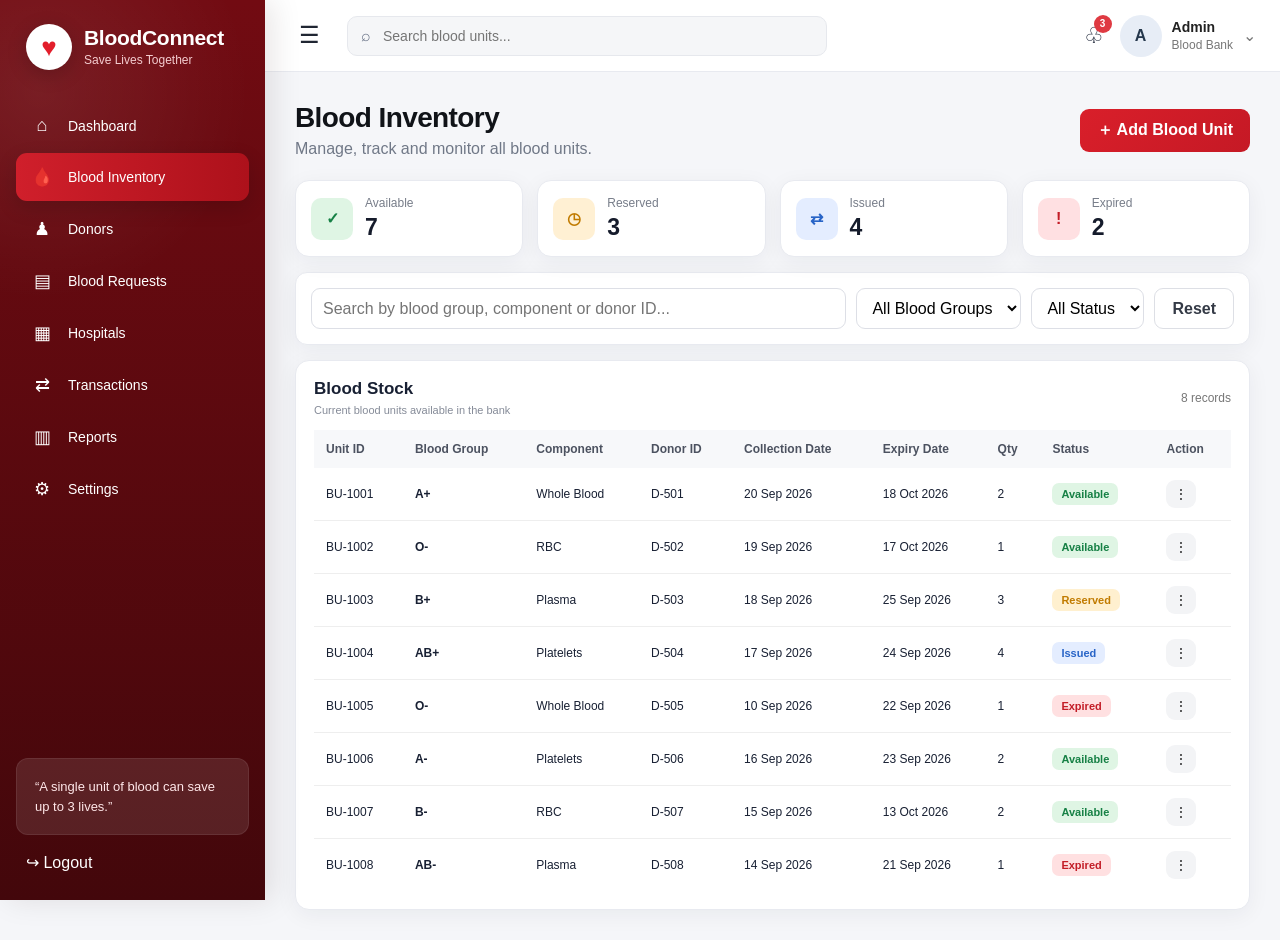
<file: pages/inventory.html>
<!DOCTYPE html>

<html lang="en">



<head>



  <meta charset="UTF-8">



  <meta

    name="viewport"

    content="width=device-width, initial-scale=1.0">



  <title>BloodConnect - Inventory</title>



  <link

    rel="stylesheet"

    href="../css/style.css">





  <style>

    /* =====================================================

       INVENTORY ACTION MENU - FINAL FIX

       ===================================================== */

    .action-menu-wrapper {

      position: relative;

      overflow: visible !important;

    }



    .inventory-action-menu {

      position: fixed !important;

      display: none;

      min-width: 190px;

      max-height: calc(100vh - 16px);

      box-sizing: border-box;

      width: max-content;

      max-width: 240px;

      background: #ffffff;

      border: 1px solid #e5e5e5;

      border-radius: 10px;

      box-shadow: 0 10px 28px rgba(0, 0, 0, 0.15);

      padding: 6px;

      z-index: 99999 !important;

      overflow: hidden;

    }



    .inventory-action-menu.show {

      display: block !important;

    }

    /* Guaranteed-visible action trigger for backend-loaded rows. */
    .inventory-action-trigger {
      display: inline-flex !important;
      align-items: center !important;
      justify-content: center !important;
      width: 38px !important;
      height: 38px !important;
      min-width: 38px !important;
      padding: 0 !important;
      margin: 0 !important;
      border: 1px solid #e5e7eb !important;
      border-radius: 8px !important;
      background: #ffffff !important;
      color: #374151 !important;
      font-size: 22px !important;
      line-height: 1 !important;
      cursor: pointer !important;
      visibility: visible !important;
      opacity: 1 !important;
    }

    .inventory-action-trigger:hover {
      background: #f7f7f7 !important;
      border-color: #d1d5db !important;
    }




    .inventory-action-menu button {

      display: flex !important;

      align-items: center;

      gap: 8px;

      width: 100% !important;

      min-width: 178px;

      padding: 10px 12px !important;

      margin: 0 !important;

      border: 0 !important;

      border-radius: 7px;

      background: transparent !important;

      color: #333 !important;

      font-size: 14px !important;

      font-weight: 500 !important;

      text-align: left !important;

      white-space: nowrap;

      cursor: pointer;

      box-sizing: border-box;

    }



    .inventory-action-menu button:hover {

      background: #f7f7f7 !important;

    }



    .inventory-action-menu .danger-action {

      color: #c62828 !important;

    }



    .inventory-action-menu .danger-action:hover {

      background: #fff1f1 !important;

    }



    .inventory-action-menu hr {

      border: 0;

      border-top: 1px solid #eeeeee;

      margin: 5px 2px;

    }



    .table-scroll,

    .table-card,

    .inventory-table {

      overflow: visible;

    }



    .table-scroll {

      overflow-x: auto !important;

    }



    @media (max-width: 650px) {

      .inventory-action-menu {

        min-width: 175px;

      }



      .inventory-action-menu button {

        min-width: 163px;

        font-size: 13px !important;

      }

    }

  </style>



</head>





<body>



<div class="app">





  <!-- =====================================================

       SIDEBAR

       ===================================================== -->



  <aside class="sidebar">



    <div class="brand">



      <div class="brand-icon">

        ♥

      </div>



      <div>



        <h2>BloodConnect</h2>



        <span>

          Save Lives Together

        </span>



      </div>



    </div>





    <nav>



      <a

        class="nav-item"

        href="../index.html">



        <span>⌂</span>

        Dashboard



      </a>





      <a

        class="nav-item active"

        href="inventory.html">



        <span>🩸</span>

        Blood Inventory



      </a>





      <a

        class="nav-item"

        href="donors.html">



        <span>♟</span>

        Donors



      </a>





      <a

        class="nav-item"

        href="blood-requests.html">



        <span>▤</span>

        Blood Requests



      </a>





      <a

        class="nav-item"

        href="hospitals.html">



        <span>▦</span>

        Hospitals



      </a>





      <a

        class="nav-item"

        href="transactions.html">



        <span>⇄</span>

        Transactions



      </a>





      <a

        class="nav-item"

        href="reports.html">



        <span>▥</span>

        Reports



      </a>





      <a

        class="nav-item"

        href="settings.html">



        <span>⚙</span>

        Settings



      </a>



    </nav>





    <div class="sidebar-quote">



      “A single unit of blood can save up to 3 lives.”



    </div>





    <a

      class="logout"

      href="../login.html">



      <span>↪</span>

      Logout



    </a>



  </aside>







  <!-- =====================================================

       MAIN

       ===================================================== -->



  <main class="main">





    <!-- =====================================================

         TOP BAR

         ===================================================== -->



    <header class="topbar">





      <button

        class="menu-btn"

        onclick="toggleSidebar()"

        aria-label="Toggle navigation">



        ☰



      </button>





      <div class="search">



        ⌕



        <input

          type="text"

          placeholder="Search blood units..."

          id="inventoryTopSearch"

          onkeyup="syncTopSearch()">



      </div>





      <div class="top-user">





        <!-- NOTIFICATIONS -->



        <div class="notification-area">



          <span

            class="notification"

            onclick="toggleNotificationMenu()"

            title="Notifications">



            ♧



            <b>

              3

            </b>



          </span>





          <div

            class="notification-menu"

            id="notificationMenu">



            <div class="notification-header">



              <strong>

                Notifications

              </strong>



              <span>

                3 New

              </span>



            </div>





            <hr>





            <div class="notification-item">



              <strong>

                ⚠ Low Stock Alert

              </strong>



              <small>

                O- blood has only 3 units remaining.

              </small>



              <span>

                Today, 10:30 AM

              </span>



            </div>





            <div class="notification-item">



              <strong>

                ⚠ Expiry Alert

              </strong>



              <small>

                5 units of B+ Plasma will expire within 3 days.

              </small>



              <span>

                Today, 09:15 AM

              </span>



            </div>





            <div class="notification-item">



              <strong>

                ⓘ New Donation

              </strong>



              <small>

                New blood units added.

              </small>



              <span>

                Yesterday, 04:20 PM

              </span>



            </div>



          </div>



        </div>







        <!-- ADMIN PROFILE -->



        <div class="admin-area">



          <div

            class="admin-profile"

            onclick="toggleProfileMenu()">



            <div class="avatar">

              A

            </div>





            <div class="admin-info">



              <strong>

                Admin

              </strong>



              <small>

                Blood Bank

              </small>



            </div>





            <span class="profile-arrow">

              ⌄

            </span>



          </div>





          <div

            class="profile-menu"

            id="profileMenu">





            <div class="profile-menu-header">



              <div class="profile-menu-avatar">

                A

              </div>





              <div>



                <strong>

                  Admin

                </strong>



                <small>

                  Blood Bank Administrator

                </small>



              </div>



            </div>





            <hr>





            <a href="settings.html">

              ⚙️ Account Settings

            </a>





            <a href="settings.html">

              🔐 Security

            </a>





            <hr>





            <a

              href="../login.html"

              class="logout-profile">



              ↪ Logout



            </a>



          </div>



        </div>



      </div>



    </header>







    <!-- =====================================================

         CONTENT

         ===================================================== -->



    <section class="content">





      <div class="page-heading">



        <div>



          <h1>

            Blood Inventory

          </h1>



          <p>

            Manage, track and monitor all blood units.

          </p>



        </div>





        <button

          class="primary-btn"

          onclick="openModal()">



          ＋ Add Blood Unit



        </button>



      </div>







      <!-- =====================================================

           INVENTORY SUMMARY

           ===================================================== -->



      <div class="inventory-summary">





        <div class="inventory-mini-card">



          <div class="inventory-mini-icon available-icon">

            ✓

          </div>



          <div>



            <span>

              Available

            </span>



            <strong id="availableCount">

              5

            </strong>



          </div>



        </div>







        <div class="inventory-mini-card">



          <div class="inventory-mini-icon reserved-icon">

            ◷

          </div>



          <div>



            <span>

              Reserved

            </span>



            <strong id="reservedCount">

              1

            </strong>



          </div>



        </div>







        <div class="inventory-mini-card">



          <div class="inventory-mini-icon issued-icon">

            ⇄

          </div>



          <div>



            <span>

              Issued

            </span>



            <strong id="issuedCount">

              1

            </strong>



          </div>



        </div>







        <div class="inventory-mini-card">



          <div class="inventory-mini-icon expired-icon">

            !

          </div>



          <div>



            <span>

              Expired

            </span>



            <strong id="expiredCount">

              2

            </strong>



          </div>



        </div>



      </div>







      <!-- =====================================================

           FILTER BAR

           ===================================================== -->



      <div class="filter-bar card">





        <input

          id="searchInput"

          type="text"

          placeholder="Search by blood group, component or donor ID..."

          onkeyup="filterTable()">





        <select

          id="groupFilter"

          onchange="filterTable()">



          <option value="">

            All Blood Groups

          </option>



          <option value="A+">A+</option>

          <option value="A-">A-</option>

          <option value="B+">B+</option>

          <option value="B-">B-</option>

          <option value="AB+">AB+</option>

          <option value="AB-">AB-</option>

          <option value="O+">O+</option>

          <option value="O-">O-</option>



        </select>





        <select

          id="statusFilter"

          onchange="filterTable()">



          <option value="">

            All Status

          </option>



          <option value="Available">

            Available

          </option>



          <option value="Reserved">

            Reserved

          </option>



          <option value="Issued">

            Issued

          </option>



          <option value="Expired">

            Expired

          </option>



        </select>





        <button

          class="secondary-btn"

          onclick="resetFilters()">



          Reset



        </button>



      </div>







      <!-- =====================================================

           BLOOD STOCK TABLE

           ===================================================== -->



      <section class="card table-card inventory-table">





        <div class="card-title">



          <div>



            <h2>

              Blood Stock

            </h2>



            <p class="table-subtitle">

              Current blood units available in the bank

            </p>



          </div>





          <span

            class="record-count"

            id="recordCount">



            8 records



          </span>



        </div>





        <div class="table-scroll">





          <table id="inventoryTable">





            <thead>



              <tr>



                <th>Unit ID</th>

                <th>Blood Group</th>

                <th>Component</th>

                <th>Donor ID</th>

                <th>Collection Date</th>

                <th>Expiry Date</th>

                <th>Qty</th>

                <th>Status</th>

                <th>Action</th>



              </tr>



            </thead>







            <tbody>





              <!-- ROW 1 -->



              <tr>



                <td>BU-1001</td>



                <td>

                  <strong>A+</strong>

                </td>



                <td>

                  Whole Blood

                </td>



                <td>

                  D-501

                </td>



                <td>

                  20 Sep 2026

                </td>



                <td>

                  18 Oct 2026

                </td>



                <td>

                  2

                </td>



                <td>



                  <span class="badge available">

                    Available

                  </span>



                </td>



                <td>



                  <div class="action-menu-wrapper">



                    <button

                      class="icon-btn"

                      onclick="toggleActionMenu(this, event)"

                      aria-label="Actions">



                      ⋮



                    </button>





                    <div class="inventory-action-menu">



                      <button onclick="viewUnit(this)">

                        👁 View Details

                      </button>



                      <button onclick="editUnit(this)">

                        ✏ Edit Unit

                      </button>



                      <button onclick="changeStatus(this)">

                        🔄 Change Status

                      </button>



                      <hr>



                      <button

                        class="danger-action"

                        onclick="removeUnit(this)">



                        🗑 Remove Unit



                      </button>



                    </div>



                  </div>



                </td>



              </tr>







              <!-- ROW 2 -->



              <tr>



                <td>BU-1002</td>



                <td>

                  <strong>O-</strong>

                </td>



                <td>

                  RBC

                </td>



                <td>

                  D-502

                </td>



                <td>

                  19 Sep 2026

                </td>



                <td>

                  17 Oct 2026

                </td>



                <td>

                  1

                </td>



                <td>



                  <span class="badge available">

                    Available

                  </span>



                </td>



                <td>



                  <div class="action-menu-wrapper">



                    <button

                      class="icon-btn"

                      onclick="toggleActionMenu(this, event)">



                      ⋮



                    </button>





                    <div class="inventory-action-menu">



                      <button onclick="viewUnit(this)">

                        👁 View Details

                      </button>



                      <button onclick="editUnit(this)">

                        ✏ Edit Unit

                      </button>



                      <button onclick="changeStatus(this)">

                        🔄 Change Status

                      </button>



                      <hr>



                      <button

                        class="danger-action"

                        onclick="removeUnit(this)">



                        🗑 Remove Unit



                      </button>



                    </div>



                  </div>



                </td>



              </tr>







              <!-- ROW 3 -->



              <tr>



                <td>BU-1003</td>



                <td>

                  <strong>B+</strong>

                </td>



                <td>

                  Plasma

                </td>



                <td>

                  D-503

                </td>



                <td>

                  18 Sep 2026

                </td>



                <td>

                  25 Sep 2026

                </td>



                <td>

                  3

                </td>



                <td>



                  <span class="badge reserved">

                    Reserved

                  </span>



                </td>



                <td>



                  <div class="action-menu-wrapper">



                    <button

                      class="icon-btn"

                      onclick="toggleActionMenu(this, event)">



                      ⋮



                    </button>





                    <div class="inventory-action-menu">



                      <button onclick="viewUnit(this)">

                        👁 View Details

                      </button>



                      <button onclick="editUnit(this)">

                        ✏ Edit Unit

                      </button>



                      <button onclick="changeStatus(this)">

                        🔄 Change Status

                      </button>



                      <hr>



                      <button

                        class="danger-action"

                        onclick="removeUnit(this)">



                        🗑 Remove Unit



                      </button>



                    </div>



                  </div>



                </td>



              </tr>







              <!-- ROW 4 -->



              <tr>



                <td>BU-1004</td>



                <td>

                  <strong>AB+</strong>

                </td>



                <td>

                  Platelets

                </td>



                <td>

                  D-504

                </td>



                <td>

                  17 Sep 2026

                </td>



                <td>

                  24 Sep 2026

                </td>



                <td>

                  4

                </td>



                <td>



                  <span class="badge issued">

                    Issued

                  </span>



                </td>



                <td>



                  <div class="action-menu-wrapper">



                    <button

                      class="icon-btn"

                      onclick="toggleActionMenu(this, event)">



                      ⋮



                    </button>





                    <div class="inventory-action-menu">



                      <button onclick="viewUnit(this)">

                        👁 View Details

                      </button>



                      <button onclick="editUnit(this)">

                        ✏ Edit Unit

                      </button>



                      <button onclick="changeStatus(this)">

                        🔄 Change Status

                      </button>



                      <hr>



                      <button

                        class="danger-action"

                        onclick="removeUnit(this)">



                        🗑 Remove Unit



                      </button>



                    </div>



                  </div>



                </td>



              </tr>







              <!-- ROW 5 -->



              <tr>



                <td>BU-1005</td>



                <td>

                  <strong>O-</strong>

                </td>



                <td>

                  Whole Blood

                </td>



                <td>

                  D-505

                </td>



                <td>

                  10 Sep 2026

                </td>



                <td>

                  22 Sep 2026

                </td>



                <td>

                  1

                </td>



                <td>



                  <span class="badge expired">

                    Expired

                  </span>



                </td>



                <td>



                  <div class="action-menu-wrapper">



                    <button

                      class="icon-btn"

                      onclick="toggleActionMenu(this, event)">



                      ⋮



                    </button>





                    <div class="inventory-action-menu">



                      <button onclick="viewUnit(this)">

                        👁 View Details

                      </button>



                      <button onclick="editUnit(this)">

                        ✏ Edit Unit

                      </button>



                      <button onclick="changeStatus(this)">

                        🔄 Change Status

                      </button>



                      <hr>



                      <button

                        class="danger-action"

                        onclick="removeUnit(this)">



                        🗑 Remove Unit



                      </button>



                    </div>



                  </div>



                </td>



              </tr>







              <!-- ROW 6 -->



              <tr>



                <td>BU-1006</td>



                <td>

                  <strong>A-</strong>

                </td>



                <td>

                  Platelets

                </td>



                <td>

                  D-506

                </td>



                <td>

                  16 Sep 2026

                </td>



                <td>

                  23 Sep 2026

                </td>



                <td>

                  2

                </td>



                <td>



                  <span class="badge available">

                    Available

                  </span>



                </td>



                <td>



                  <div class="action-menu-wrapper">



                    <button

                      class="icon-btn"

                      onclick="toggleActionMenu(this, event)">



                      ⋮



                    </button>





                    <div class="inventory-action-menu">



                      <button onclick="viewUnit(this)">

                        👁 View Details

                      </button>



                      <button onclick="editUnit(this)">

                        ✏ Edit Unit

                      </button>



                      <button onclick="changeStatus(this)">

                        🔄 Change Status

                      </button>



                      <hr>



                      <button

                        class="danger-action"

                        onclick="removeUnit(this)">



                        🗑 Remove Unit



                      </button>



                    </div>



                  </div>



                </td>



              </tr>







              <!-- ROW 7 -->



              <tr>



                <td>BU-1007</td>



                <td>

                  <strong>B-</strong>

                </td>



                <td>

                  RBC

                </td>



                <td>

                  D-507

                </td>



                <td>

                  15 Sep 2026

                </td>



                <td>

                  13 Oct 2026

                </td>



                <td>

                  2

                </td>



                <td>



                  <span class="badge available">

                    Available

                  </span>



                </td>



                <td>



                  <div class="action-menu-wrapper">



                    <button

                      class="icon-btn"

                      onclick="toggleActionMenu(this, event)">



                      ⋮



                    </button>





                    <div class="inventory-action-menu">



                      <button onclick="viewUnit(this)">

                        👁 View Details

                      </button>



                      <button onclick="editUnit(this)">

                        ✏ Edit Unit

                      </button>



                      <button onclick="changeStatus(this)">

                        🔄 Change Status

                      </button>



                      <hr>



                      <button

                        class="danger-action"

                        onclick="removeUnit(this)">



                        🗑 Remove Unit



                      </button>



                    </div>



                  </div>



                </td>



              </tr>







              <!-- ROW 8 -->



              <tr>



                <td>BU-1008</td>



                <td>

                  <strong>AB-</strong>

                </td>



                <td>

                  Plasma

                </td>



                <td>

                  D-508

                </td>



                <td>

                  14 Sep 2026

                </td>



                <td>

                  21 Sep 2026

                </td>



                <td>

                  1

                </td>



                <td>



                  <span class="badge expired">

                    Expired

                  </span>



                </td>



                <td>



                  <div class="action-menu-wrapper">



                    <button

                      class="icon-btn"

                      onclick="toggleActionMenu(this, event)">



                      ⋮



                    </button>





                    <div class="inventory-action-menu">



                      <button onclick="viewUnit(this)">

                        👁 View Details

                      </button>



                      <button onclick="editUnit(this)">

                        ✏ Edit Unit

                      </button>



                      <button onclick="changeStatus(this)">

                        🔄 Change Status

                      </button>



                      <hr>



                      <button

                        class="danger-action"

                        onclick="removeUnit(this)">



                        🗑 Remove Unit



                      </button>



                    </div>



                  </div>



                </td>



              </tr>





            </tbody>



          </table>



        </div>



      </section>



    </section>



  </main>



</div>







<!-- =====================================================

     ADD BLOOD UNIT MODAL

     ===================================================== -->



<div

  id="modal"

  class="modal">



  <div class="modal-box">





    <div class="modal-head">



      <h2>

        Add Blood Unit

      </h2>



      <button onclick="closeModal()">

        ×

      </button>



    </div>





    <div class="form-grid">





      <label>



        Donor ID



        <input

          id="donorIdInput"

          type="text"

          placeholder="e.g. D-509">



      </label>





      <label>



        Blood Group



        <select id="bloodGroupInput">



          <option>A+</option>

          <option>A-</option>

          <option>B+</option>

          <option>B-</option>

          <option>AB+</option>

          <option>AB-</option>

          <option>O+</option>

          <option>O-</option>



        </select>



      </label>





      <label>



        Component Type



        <select id="componentInput">



          <option>Whole Blood</option>

          <option>RBC</option>

          <option>Plasma</option>

          <option>Platelets</option>



        </select>



      </label>





      <label>



        Quantity



        <input

          id="quantityInput"

          type="number"

          min="1"

          placeholder="Units">



      </label>





      <label>



        Collection Date



        <input

          id="collectionDateInput"

          type="date">



      </label>





      <label>



        Expiry Date



        <input

          id="expiryDateInput"

          type="date">



      </label>





      <label class="full">



        Storage Location



        <input

          id="storageLocationInput"

          type="text"

          placeholder="e.g. Refrigerator A - Shelf 02">



      </label>



    </div>





    <div class="modal-actions">



      <button

        class="secondary-btn"

        onclick="closeModal()">



        Cancel



      </button>





      <button

        class="primary-btn"

        onclick="addBloodUnit()">



        Add Blood Unit



      </button>



    </div>



  </div>



</div>







<!-- =====================================================

     VIEW DETAILS MODAL

     ===================================================== -->



<div

  id="detailsModal"

  class="modal">



  <div class="modal-box details-modal-box">





    <div class="modal-head">



      <div>



        <h2>

          Blood Unit Details

        </h2>



        <p class="modal-subtitle">

          Complete information about this blood unit

        </p>



      </div>





      <button onclick="closeDetailsModal()">

        ×

      </button>



    </div>





    <div class="unit-details-grid">





      <div class="detail-item">



        <span>

          Unit ID

        </span>



        <strong id="detailUnitId">

          -

        </strong>



      </div>





      <div class="detail-item">



        <span>

          Blood Group

        </span>



        <strong id="detailBloodGroup">

          -

        </strong>



      </div>





      <div class="detail-item">



        <span>

          Component

        </span>



        <strong id="detailComponent">

          -

        </strong>



      </div>





      <div class="detail-item">



        <span>

          Donor ID

        </span>



        <strong id="detailDonorId">

          -

        </strong>



      </div>





      <div class="detail-item">



        <span>

          Collection Date

        </span>



        <strong id="detailCollectionDate">

          -

        </strong>



      </div>





      <div class="detail-item">



        <span>

          Expiry Date

        </span>



        <strong id="detailExpiryDate">

          -

        </strong>



      </div>





      <div class="detail-item">



        <span>

          Quantity

        </span>



        <strong id="detailQuantity">

          -

        </strong>



      </div>





      <div class="detail-item">



        <span>

          Status

        </span>



        <strong id="detailStatus">

          -

        </strong>



      </div>





      <div class="detail-item">



        <span>

          Storage Location

        </span>



        <strong id="detailStorageLocation">

          -

        </strong>



      </div>





    </div>





    <div class="modal-actions">



      <button

        class="secondary-btn"

        onclick="closeDetailsModal()">



        Close



      </button>



    </div>



  </div>



</div>







<!-- =====================================================

     EDIT BLOOD UNIT MODAL

     ===================================================== -->



<div

  id="editModal"

  class="modal">



  <div class="modal-box edit-modal-box">





    <div class="modal-head">



      <div>



        <h2>

          Edit Blood Unit

        </h2>



        <p class="modal-subtitle">

          Update blood unit information

        </p>



      </div>





      <button onclick="closeEditModal()">

        ×

      </button>



    </div>





    <div class="edit-form-grid">





      <label>



        Unit ID



        <input

          id="editUnitId"

          type="text"

          disabled>



      </label>





      <label>



        Donor ID



        <input

          id="editDonorId"

          type="text"

          placeholder="e.g. D-501">



      </label>





      <label>



        Blood Group



        <select id="editBloodGroup">



          <option>A+</option>

          <option>A-</option>

          <option>B+</option>

          <option>B-</option>

          <option>AB+</option>

          <option>AB-</option>

          <option>O+</option>

          <option>O-</option>



        </select>



      </label>





      <label>



        Component Type



        <select id="editComponent">



          <option>Whole Blood</option>

          <option>RBC</option>

          <option>Plasma</option>

          <option>Platelets</option>



        </select>



      </label>





      <label>



        Quantity



        <input

          id="editQuantity"

          type="number"

          min="1"

          placeholder="Units">



      </label>





      <label>



        Status



        <select id="editStatus">



          <option>Available</option>

          <option>Reserved</option>

          <option>Issued</option>

          <option>Expired</option>



        </select>



      </label>





      <label>



        Collection Date



        <input

          id="editCollectionDate"

          type="date">



      </label>





      <label>



        Expiry Date



        <input

          id="editExpiryDate"

          type="date">



      </label>





      <label class="full">



        Storage Location



        <input

          id="editStorageLocation"

          type="text"

          placeholder="e.g. Refrigerator A - Shelf 02">



      </label>





    </div>





    <div class="modal-actions">



      <button

        class="secondary-btn"

        onclick="closeEditModal()">



        Cancel



      </button>





      <button

        class="primary-btn"

        onclick="saveEditedUnit()">



        Save Changes



      </button>



    </div>



  </div>



</div>







<!-- =====================================================

     CHANGE STATUS MODAL

     ===================================================== -->



<div

  id="statusModal"

  class="modal">



  <div class="modal-box status-modal-box">





    <div class="modal-head">



      <div>



        <h2>

          Change Blood Unit Status

        </h2>



        <p class="modal-subtitle">

          Update the current status of this blood unit

        </p>



      </div>





      <button onclick="closeStatusModal()">

        ×

      </button>



    </div>





    <div class="status-change-content">





      <div class="status-unit-info">



        <span>

          Unit ID

        </span>



        <strong id="statusUnitId">

          -

        </strong>



      </div>





      <label>



        New Status



        <select id="newStatus">



          <option value="Available">

            Available

          </option>



          <option value="Reserved">

            Reserved

          </option>



          <option value="Issued">

            Issued

          </option>



          <option value="Expired">

            Expired

          </option>



        </select>



      </label>





    </div>





    <div class="modal-actions">



      <button

        class="secondary-btn"

        onclick="closeStatusModal()">



        Cancel



      </button>





      <button

        class="primary-btn"

        onclick="saveStatusChange()">



        Save Status



      </button>



    </div>



  </div>



</div>







<!-- =====================================================

     JAVASCRIPT

     ===================================================== -->



<script>





  /* =====================================================

     RESET FILTERS

     ===================================================== */



  function resetFilters() {



    document.getElementById("searchInput").value = "";



    document.getElementById("groupFilter").value = "";



    document.getElementById("statusFilter").value = "";



    document.getElementById("inventoryTopSearch").value = "";



    filterTable();



  }







  /* =====================================================

     SEARCH AND FILTER

     ===================================================== */



  function filterTable() {



    const searchInput =

      document

        .getElementById("searchInput")

        .value

        .toLowerCase()

        .trim();





    const groupFilter =

      document

        .getElementById("groupFilter")

        .value

        .toLowerCase();





    const statusFilter =

      document

        .getElementById("statusFilter")

        .value

        .toLowerCase();





    const rows =

      document.querySelectorAll(

        "#inventoryTable tbody tr"

      );





    let visibleCount = 0;





    rows.forEach(function(row) {



      const rowText =

        row.textContent

          .toLowerCase();





      const bloodGroup =

        row.cells[1]

          .textContent

          .trim()

          .toLowerCase();





      const status =

        row.cells[7]

          .textContent

          .trim()

          .toLowerCase();





      const matchesSearch =

        rowText.includes(searchInput);





      const matchesGroup =

        !groupFilter ||

        bloodGroup === groupFilter;





      const matchesStatus =

        !statusFilter ||

        status === statusFilter;





      if (

        matchesSearch &&

        matchesGroup &&

        matchesStatus

      ) {



        row.style.display = "";



        visibleCount++;



      } else {



        row.style.display = "none";



      }



    });





    document

      .getElementById("recordCount")

      .textContent =

      visibleCount +

      (visibleCount === 1

        ? " record"

        : " records");



  }







  /* =====================================================

     TOP SEARCH

     ===================================================== */



  function syncTopSearch() {



    const topSearch =

      document

        .getElementById("inventoryTopSearch")

        .value;





    document

      .getElementById("searchInput")

      .value =

      topSearch;





    filterTable();



  }







  /* =====================================================

     FORMAT DATE

     ===================================================== */



  function formatDisplayDate(dateValue) {



    if (!dateValue) {

      return "";

    }





    const parts =

      dateValue.split("-");





    if (parts.length !== 3) {

      return dateValue;

    }





    const months = [



      "Jan",

      "Feb",

      "Mar",

      "Apr",

      "May",

      "Jun",

      "Jul",

      "Aug",

      "Sep",

      "Oct",

      "Nov",

      "Dec"



    ];





    const year = parts[0];



    const month =

      months[

        parseInt(parts[1], 10) - 1

      ];



    const day =

      parseInt(parts[2], 10);





    return day +

      " " +

      month +

      " " +

      year;



  }







  /* =====================================================

     CONVERT DATE

     ===================================================== */



  function convertToInputDate(dateText) {



    const parts =

      dateText

        .trim()

        .split(" ");





    if (parts.length !== 3) {

      return "";

    }





    const months = {



      Jan: "01",

      Feb: "02",

      Mar: "03",

      Apr: "04",

      May: "05",

      Jun: "06",

      Jul: "07",

      Aug: "08",

      Sep: "09",

      Oct: "10",

      Nov: "11",

      Dec: "12"



    };





    const day =

      parts[0].padStart(2, "0");



    const month =

      months[parts[1]];



    const year =

      parts[2];





    if (!month) {

      return "";

    }





    return year +

      "-" +

      month +

      "-" +

      day;



  }







  /* =====================================================

     ADD BLOOD UNIT

     ===================================================== */



  async function addBloodUnit() {

    const donorId = document.getElementById("donorIdInput").value.trim();
    const bloodGroup = document.getElementById("bloodGroupInput").value;
    const component = document.getElementById("componentInput").value;
    const quantity = Number(document.getElementById("quantityInput").value);
    const collectionDate = document.getElementById("collectionDateInput").value;
    const expiryDate = document.getElementById("expiryDateInput").value;
    const storageLocation = document.getElementById("storageLocationInput").value.trim();

    if (!donorId) {
      alert("Please enter Donor ID.");
      return;
    }

    if (!Number.isFinite(quantity) || quantity < 1) {
      alert("Please enter a valid quantity.");
      return;
    }

    if (!collectionDate) {
      alert("Please select Collection Date.");
      return;
    }

    if (!expiryDate) {
      alert("Please select Expiry Date.");
      return;
    }

    if (expiryDate < collectionDate) {
      alert("Expiry Date cannot be before Collection Date.");
      return;
    }

    if (!window.BloodConnectApi || typeof BloodConnectApi.createInventory !== "function") {
      alert("Inventory backend API is not available.");
      return;
    }

    const saveButton = document.querySelector('#inventoryModal button[onclick="addBloodUnit()"]');

    if (saveButton) {
      saveButton.disabled = true;
      saveButton.textContent = "Saving...";
    }

    try {
      await BloodConnectApi.createInventory({
        donorId,
        bloodGroup,
        component,
        collectionDate,
        expiryDate,
        quantity,
        storageLocation,
        status: "Available"
      });

      closeModal();

      document.getElementById("donorIdInput").value = "";
      document.getElementById("bloodGroupInput").value = "A+";
      document.getElementById("componentInput").value = "Whole Blood";
      document.getElementById("quantityInput").value = "";
      document.getElementById("collectionDateInput").value = "";
      document.getElementById("expiryDateInput").value = "";
      document.getElementById("storageLocationInput").value = "";

      await loadInventoryFromBackend();

      alert("Blood unit added successfully to the backend!");
    } catch (error) {
      console.error("Failed to add inventory unit:", error);
      alert("Failed to add blood unit: " + error.message);
    } finally {
      if (saveButton) {
        saveButton.disabled = false;
        saveButton.textContent = "Add Blood Unit";
      }
    }

  }










  /* =====================================================

     ACTION MENU

     ===================================================== */



  function toggleActionMenu(button, event) {



    if (event) {

      event.stopPropagation();

    }



    const currentMenu =

      button.parentElement.querySelector(

        ".inventory-action-menu"

      );



    if (!currentMenu) {

      return;

    }



    const wasOpen =

      currentMenu.classList.contains("show");



    closeActionMenus();



    if (wasOpen) {

      return;

    }



    const row = button.closest("tr");



    /*

      Move the menu outside the table/card.

      This prevents overflow, transform and table-scroll

      containers from clipping the dropdown.

    */

    currentMenu._inventoryRow = row;

    currentMenu._inventoryButton = button;

    currentMenu._inventoryParent = button.parentElement;



    document.body.appendChild(currentMenu);



    currentMenu.classList.add("show");



    const rect =

      button.getBoundingClientRect();



    const menuWidth =

      Math.min(

        240,

        Math.max(

          175,

          currentMenu.offsetWidth || 190

        )

      );



    const menuHeight =

      currentMenu.offsetHeight || 190;



    const gap = 6;

    const padding = 8;



    let left =

      rect.right -

      menuWidth;



    let top =

      rect.bottom +

      gap;



    if (left < padding) {

      left = padding;

    }



    if (

      left + menuWidth >

      window.innerWidth - padding

    ) {

      left =

        window.innerWidth -

        menuWidth -

        padding;

    }



    if (

      top + menuHeight >

      window.innerHeight - padding

    ) {

      top =

        rect.top -

        menuHeight -

        gap;

    }



    if (top < padding) {

      top = padding;

    }



    currentMenu.style.left =

      left + "px";



    currentMenu.style.top =

      top + "px";

  }







  /* =====================================================

     CLOSE ACTION MENUS

     ===================================================== */



  document.addEventListener(

    "click",

    function(event) {



      /*

        Menu actions are allowed to execute first.

      */

      if (

        event.target.closest(

          ".inventory-action-menu"

        )

      ) {

        return;

      }



      if (

        !event.target.closest(

          ".action-menu-wrapper"

        )

      ) {

        closeActionMenus();

      }



    }

  );









  /* =====================================================

     GET INVENTORY ROW FOR ACTION

     ===================================================== */



  function getInventoryRow(button) {



    if (!button) {

      return null;

    }



    /*

      Action buttons live inside the menu. The menu itself is

      temporarily moved to <body>, so the action button is no

      longer inside the original table row. Read the saved row

      reference from the menu when that happens.

    */

    const menu =

      button.closest(".inventory-action-menu");



    return (

      button.closest("tr") ||

      button._inventoryRow ||

      (menu && menu._inventoryRow) ||

      null

    );



  }







  /* =====================================================

     VIEW UNIT

     ===================================================== */



  function viewUnit(button) {



    const row =

      getInventoryRow(button);





    const cells =

      row.querySelectorAll("td");





    document

      .getElementById("detailUnitId")

      .textContent =

      cells[0].textContent.trim();





    document

      .getElementById("detailBloodGroup")

      .textContent =

      cells[1].textContent.trim();





    document

      .getElementById("detailComponent")

      .textContent =

      cells[2].textContent.trim();





    document

      .getElementById("detailDonorId")

      .textContent =

      cells[3].textContent.trim();





    document

      .getElementById("detailCollectionDate")

      .textContent =

      cells[4].textContent.trim();





    document

      .getElementById("detailExpiryDate")

      .textContent =

      cells[5].textContent.trim();





    document

      .getElementById("detailQuantity")

      .textContent =

      cells[6].textContent.trim() +

      " Units";





    document

      .getElementById("detailStatus")

      .textContent =

      cells[7].textContent.trim();





    document

      .getElementById("detailStorageLocation")

      .textContent =

      row.dataset.storageLocation ||

      "Not specified";





    closeActionMenus();





    document

      .getElementById("detailsModal")

      .classList.add("show");



  }







  /* =====================================================

     CLOSE DETAILS MODAL

     ===================================================== */



  function closeDetailsModal() {



    document

      .getElementById("detailsModal")

      .classList.remove("show");



  }







  /* =====================================================

     EDIT UNIT

     ===================================================== */



  function editUnit(button) {

    const row = getInventoryRow(button);

    if (!row) {
      alert("Blood unit could not be found.");
      return;
    }

    const cells = row.querySelectorAll("td");
    const unitId = cells[0].textContent.trim();
    const bloodGroup = cells[1].textContent.trim();
    const component = cells[2].textContent.trim();
    const donorId = cells[3].textContent.trim();
    const collectionDate = cells[4].textContent.trim();
    const expiryDate = cells[5].textContent.trim();
    const quantity = cells[6].textContent.trim();
    const status = cells[7].textContent.trim();
    const storageLocation = row.dataset.storageLocation || "";

    window.selectedEditInventoryRow = row;

    document.getElementById("editUnitId").value = unitId;
    document.getElementById("editDonorId").value = donorId;
    document.getElementById("editBloodGroup").value = bloodGroup;
    document.getElementById("editComponent").value = component;
    document.getElementById("editQuantity").value = quantity;
    document.getElementById("editStatus").value = status;
    document.getElementById("editStorageLocation").value = storageLocation;
    document.getElementById("editCollectionDate").value = convertToInputDate(collectionDate);
    document.getElementById("editExpiryDate").value = convertToInputDate(expiryDate);

    closeActionMenus();
    document.getElementById("editModal").classList.add("show");

  }










  /* =====================================================

     CLOSE EDIT MODAL

     ===================================================== */



  function closeEditModal() {

    window.selectedEditInventoryRow = null;

    document

      .getElementById("editModal")

      .classList.remove("show");



  }







  /* =====================================================

     SAVE EDITED UNIT

     ===================================================== */



  async function saveEditedUnit() {

    const row = window.selectedEditInventoryRow;

    if (!row) {
      alert("Blood unit could not be found. Please reload the page.");
      return;
    }

    const backendId = row.dataset.backendId || "";

    if (!backendId) {
      alert("This blood unit does not have a backend ID. Please reload the page.");
      return;
    }

    const donorId = document.getElementById("editDonorId").value.trim();
    const bloodGroup = document.getElementById("editBloodGroup").value;
    const component = document.getElementById("editComponent").value;
    const quantity = Number(document.getElementById("editQuantity").value);
    const status = document.getElementById("editStatus").value;
    const collectionDate = document.getElementById("editCollectionDate").value;
    const expiryDate = document.getElementById("editExpiryDate").value;
    const storageLocation = document.getElementById("editStorageLocation").value.trim();

    if (!donorId) {
      alert("Please enter Donor ID.");
      return;
    }

    if (!Number.isFinite(quantity) || quantity < 1) {
      alert("Please enter a valid quantity.");
      return;
    }

    if (!collectionDate || !expiryDate) {
      alert("Please select Collection Date and Expiry Date.");
      return;
    }

    if (expiryDate < collectionDate) {
      alert("Expiry Date cannot be before Collection Date.");
      return;
    }

    if (!window.BloodConnectApi || typeof BloodConnectApi.updateInventory !== "function") {
      alert("Inventory backend API is not available.");
      return;
    }

    const saveButton = document.querySelector('#editModal button[onclick="saveEditedUnit()"]');

    if (saveButton) {
      saveButton.disabled = true;
      saveButton.textContent = "Saving...";
    }

    try {
      await BloodConnectApi.updateInventory(backendId, {
        donorId,
        bloodGroup,
        component,
        collectionDate,
        expiryDate,
        quantity,
        storageLocation,
        status
      });

      closeEditModal();
      window.selectedEditInventoryRow = null;
      await loadInventoryFromBackend();

      alert("Blood unit " + document.getElementById("editUnitId").value + " updated successfully!");
    } catch (error) {
      console.error("Failed to update inventory unit:", error);
      alert("Failed to update blood unit: " + error.message);
    } finally {
      if (saveButton) {
        saveButton.disabled = false;
        saveButton.textContent = "Save Changes";
      }
    }

  }










  /* =====================================================

     CHANGE STATUS

     ===================================================== */



  function changeStatus(button) {



    const row =

      getInventoryRow(button);





    const unitId =

      row.cells[0]

        .textContent

        .trim();





    const currentStatus =

      row.cells[7]

        .textContent

        .trim();





    document

      .getElementById("statusUnitId")

      .textContent =

      unitId;





    document

      .getElementById("newStatus")

      .value =

      currentStatus;





    window.selectedStatusRow =

      row;





    closeActionMenus();





    document

      .getElementById("statusModal")

      .classList.add("show");



  }







  /* =====================================================

     CLOSE STATUS MODAL

     ===================================================== */



  function closeStatusModal() {



    document

      .getElementById("statusModal")

      .classList.remove("show");





    window.selectedStatusRow =

      null;



  }







  /* =====================================================

     SAVE STATUS CHANGE

     ===================================================== */



  async function saveStatusChange() {

    const row = window.selectedStatusRow;

    if (!row) {
      alert("Blood unit could not be found.");
      return;
    }

    const backendId = row.dataset.backendId || "";
    const newStatus = document.getElementById("newStatus").value;

    if (!backendId) {
      alert("This blood unit does not have a backend ID. Please reload the page.");
      return;
    }

    try {
      const cells = row.querySelectorAll("td");

      await BloodConnectApi.updateInventory(backendId, {
        donorId: cells[3].textContent.trim(),
        bloodGroup: cells[1].textContent.trim(),
        component: cells[2].textContent.trim(),
        collectionDate: convertToInputDate(cells[4].textContent.trim()),
        expiryDate: convertToInputDate(cells[5].textContent.trim()),
        quantity: Number(cells[6].textContent.trim()) || 1,
        storageLocation: row.dataset.storageLocation || "",
        status: newStatus
      });

      closeStatusModal();
      await loadInventoryFromBackend();

      alert("Status changed to " + newStatus + " successfully!");
    } catch (error) {
      console.error("Failed to change inventory status:", error);
      alert("Failed to change inventory status: " + error.message);
    }

  }










  /* =====================================================

     UPDATE SUMMARY

     ===================================================== */



  function updateInventorySummary() {



    const rows =

      document.querySelectorAll(

        "#inventoryTable tbody tr"

      );





    let available = 0;

    let reserved = 0;

    let issued = 0;

    let expired = 0;





    rows.forEach(function(row) {



      const status =

        row.cells[7]

          .textContent

          .trim();





      const quantity =

        Number(

          row.cells[6]

            .textContent

            .trim()

        ) || 0;





      if (status === "Available") {



        available += quantity;



      }





      if (status === "Reserved") {



        reserved += quantity;



      }





      if (status === "Issued") {



        issued += quantity;



      }





      if (status === "Expired") {



        expired += quantity;



      }



    });





    document

      .getElementById("availableCount")

      .textContent =

      available;





    document

      .getElementById("reservedCount")

      .textContent =

      reserved;





    document

      .getElementById("issuedCount")

      .textContent =

      issued;





    document

      .getElementById("expiredCount")

      .textContent =

      expired;



  }







  /* =====================================================

     REMOVE UNIT

     ===================================================== */



  async function removeUnit(button) {

    const row = getInventoryRow(button);

    if (!row) {
      return;
    }

    const unitId = row.cells[0].textContent.trim();
    const backendId = row.dataset.backendId || "";

    closeActionMenus();

    const confirmed = confirm(
      "Are you sure you want to remove " + unitId + " from the inventory?"
    );

    if (!confirmed) {
      return;
    }

    if (!backendId) {
      alert("This blood unit does not have a backend ID. Please reload the page.");
      return;
    }

    try {
      await BloodConnectApi.deleteInventory(backendId);
      await loadInventoryFromBackend();

      alert("Blood unit " + unitId + " has been removed successfully!");
    } catch (error) {
      console.error("Failed to remove inventory unit:", error);
      alert("Failed to remove blood unit: " + error.message);
    }

  }










  /* =====================================================

     CLOSE ALL ACTION MENUS

     ===================================================== */



  function closeActionMenus() {



    document

      .querySelectorAll(

        ".inventory-action-menu.show"

      )

      .forEach(function(menu) {



        const originalParent =

          menu._inventoryParent;



        menu.classList.remove("show");



        menu.style.left = "";

        menu.style.top = "";



        /*

          Return the menu to its original table cell.

        */

        if (

          originalParent &&

          originalParent.isConnected

        ) {

          originalParent.appendChild(menu);

        }



        menu._inventoryRow = null;

        menu._inventoryButton = null;

        menu._inventoryParent = null;



      });



  }







  window.addEventListener("resize", closeActionMenus);

  window.addEventListener("scroll", closeActionMenus, true);



  document.addEventListener(

    "keydown",

    function(event) {



      if (event.key === "Escape") {

        closeActionMenus();

      }



    }

  );









  /* =====================================================

     PROFILE MENU

     ===================================================== */



  function toggleProfileMenu() {



    const menu =

      document.getElementById(

        "profileMenu"

      );





    if (menu) {



      menu.classList.toggle("show");



    }



  }







  /* =====================================================

     NOTIFICATION MENU

     ===================================================== */



  function toggleNotificationMenu() {



    const menu =

      document.getElementById(

        "notificationMenu"

      );





    if (menu) {



      menu.classList.toggle("show");



    }



  }







  /* =====================================================

     CLOSE HEADER DROPDOWNS

     ===================================================== */



  document.addEventListener(

    "click",

    function(event) {



      const adminArea =

        document.querySelector(

          ".admin-area"

        );





      const profileMenu =

        document.getElementById(

          "profileMenu"

        );





      const notificationArea =

        document.querySelector(

          ".notification-area"

        );





      const notificationMenu =

        document.getElementById(

          "notificationMenu"

        );





      if (

        profileMenu &&

        adminArea &&

        !adminArea.contains(event.target)

      ) {



        profileMenu.classList.remove(

          "show"

        );



      }





      if (

        notificationMenu &&

        notificationArea &&

        !notificationArea.contains(event.target)

      ) {



        notificationMenu.classList.remove(

          "show"

        );



      }



    }

  );





    /* =====================================================
     BACKEND INVENTORY LOADER
     ===================================================== */

  function escapeHtml(value) {
    return String(value ?? "")
      .replace(/&/g, "&amp;")
      .replace(/</g, "&lt;")
      .replace(/>/g, "&gt;")
      .replace(/"/g, "&quot;")
      .replace(/'/g, "&#039;");
  }

  function inventoryActionMenuHtml() {
    return `
      <div class="action-menu-wrapper">
        <button
          type="button"
          class="inventory-action-trigger"
          onclick="toggleActionMenu(this, event)"
          aria-label="Inventory actions"
          title="Actions">⋮</button>

        <div class="inventory-action-menu">
          <button type="button" onclick="viewUnit(this)">👁 View Details</button>
          <button type="button" onclick="editUnit(this)">✏ Edit Unit</button>
          <button type="button" onclick="changeStatus(this)">🔄 Change Status</button>
          <hr>
          <button type="button" class="danger-action" onclick="removeUnit(this)">
            🗑 Remove Unit
          </button>
        </div>
      </div>
    `;
  }

  function renderBackendInventory(items) {

    const tbody = document.querySelector("#inventoryTable tbody");

    if (!tbody) return;

    tbody.innerHTML = "";

    if (!Array.isArray(items) || items.length === 0) {

      const emptyRow = document.createElement("tr");

      emptyRow.innerHTML = `
        <td colspan="9" style="text-align:center; padding:30px;">
          No blood inventory records found.
        </td>
      `;

      tbody.appendChild(emptyRow);
      updateInventorySummary();
      filterTable();
      return;
    }

    items.forEach(function(item, index) {

      const row = document.createElement("tr");

      const displayUnitId =
        item.unitId ||
        item.unitCode ||
        item.unitNumber ||
        `BU-${1001 + index}`;

      const status = item.status || "Available";

      row.dataset.backendId = item.id || "";
      row.dataset.storageLocation = item.storageLocation || "";

      row.innerHTML = `
        <td>${escapeHtml(displayUnitId)}</td>
        <td><strong>${escapeHtml(item.bloodGroup || "")}</strong></td>
        <td>${escapeHtml(item.component || "")}</td>
        <td>${escapeHtml(item.donorId || "")}</td>
        <td>${escapeHtml(formatDisplayDate(item.collectionDate || ""))}</td>
        <td>${escapeHtml(formatDisplayDate(item.expiryDate || ""))}</td>
        <td>${escapeHtml(item.quantity ?? 0)}</td>
        <td>
          <span class="badge ${escapeHtml(status.toLowerCase())}">
            ${escapeHtml(status)}
          </span>
        </td>
        <td>${inventoryActionMenuHtml()}</td>
      `;

      tbody.appendChild(row);
    });

    updateInventorySummary();
    filterTable();
  }

  async function loadInventoryFromBackend() {

    if (
      !window.BloodConnectApi ||
      typeof window.BloodConnectApi.getInventory !== "function"
    ) {
      console.warn("BloodConnectApi.getInventory is not available.");
      return;
    }

    try {

      const inventory =
        await window.BloodConnectApi.getInventory();

      renderBackendInventory(inventory);

      console.log(
        "BloodConnect inventory loaded:",
        Array.isArray(inventory) ? inventory.length : 0,
        "records"
      );

    } catch (error) {

      console.error("Failed to load inventory:", error);

      /* Keep existing demo rows visible if backend is unavailable. */
      filterTable();
      updateInventorySummary();
    }
  }


  /* =====================================================
     INITIALIZE
     ===================================================== */

  document.addEventListener(
    "DOMContentLoaded",
    function() {

      filterTable();
      updateInventorySummary();
      loadInventoryFromBackend();

    }
  );

</script>







<!-- =====================================================

     EXISTING PROJECT JAVASCRIPT

     ===================================================== -->



<script src="../js/api.js"></script>



<script src="../js/dashboard.js"></script>



<script src="../js/backend.js"></script>



<script src="../js/common.js"></script>





</body>



</html>
</file>
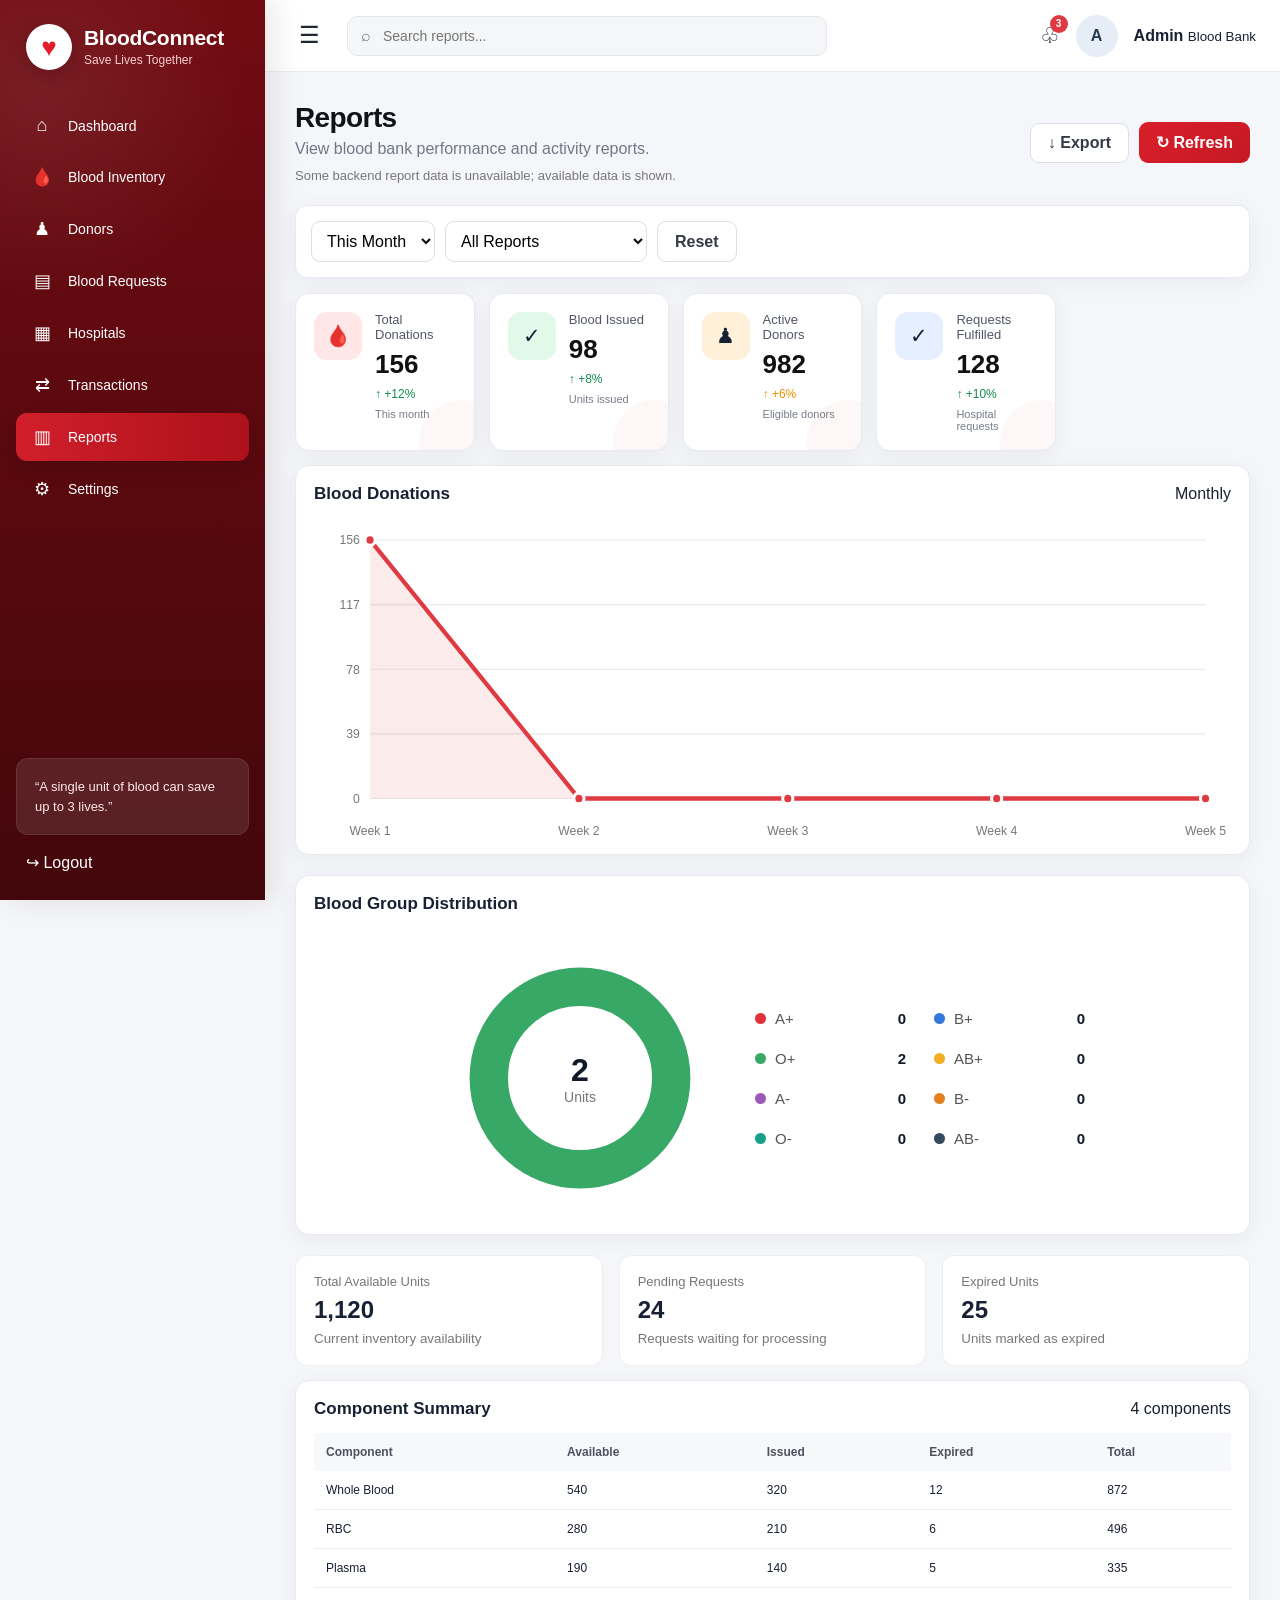
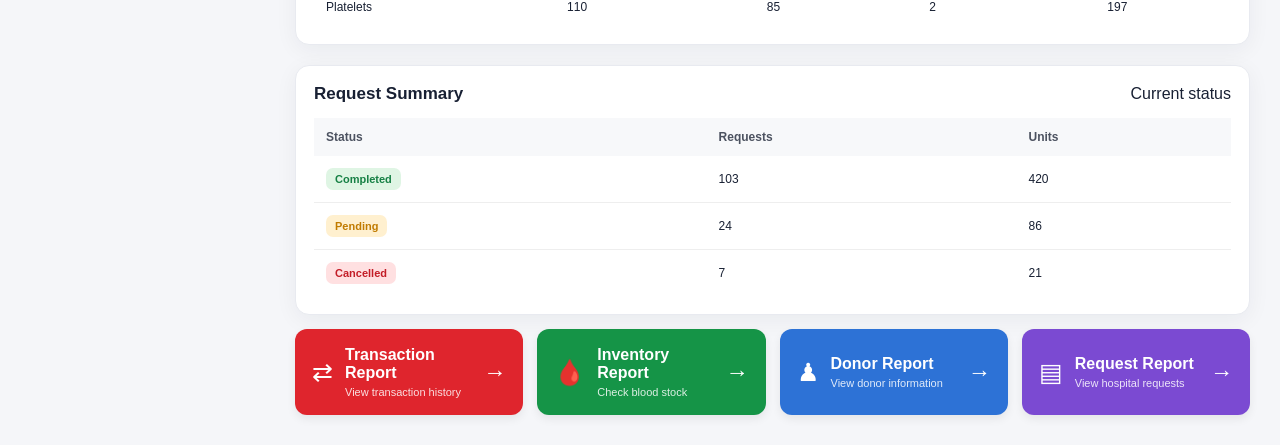
<file: pages/reports.html>
<!DOCTYPE html>
<html lang="en">

<head>
    <meta charset="UTF-8">
    <meta name="viewport" content="width=device-width, initial-scale=1.0">

    <title>BloodConnect - Reports</title>

    <link rel="stylesheet" href="../css/style.css">


    <style>
        /* ================= REPORT PAGE ENHANCEMENTS ================= */

        .report-toolbar {
            display: flex;
            gap: 10px;
            align-items: center;
            flex-wrap: wrap;
        }

        .report-export-menu {
            position: relative;
        }

        .report-export-options {
            position: absolute;
            right: 0;
            top: calc(100% + 8px);
            display: none;
            min-width: 190px;
            background: #fff;
            border: 1px solid #e5e5e5;
            border-radius: 10px;
            box-shadow: 0 10px 28px rgba(0,0,0,.15);
            padding: 6px;
            z-index: 9999;
        }

        .report-export-options.show {
            display: block;
        }

        .report-export-options button {
            width: 100%;
            border: 0;
            background: transparent;
            text-align: left;
            padding: 11px 13px;
            border-radius: 8px;
            cursor: pointer;
            font-size: 14px;
        }

        .report-export-options button:hover {
            background: #f5f5f5;
        }

        .report-filter-info {
            margin-top: 10px;
            font-size: 13px;
            color: #777;
        }

        .report-summary-table td,
        .report-summary-table th {
            white-space: nowrap;
        }

        .report-empty {
            text-align: center;
            padding: 30px;
            color: #777;
        }

        .report-chart-container {
            position: relative;
            height: 300px;
            width: 100%;
        }

        .report-chart-container.doughnut {
            height: 280px;
        }

        .report-insight-grid {
            display: grid;
            grid-template-columns: repeat(3, minmax(0, 1fr));
            gap: 16px;
            margin-top: 20px;
        }

        .report-insight {
            padding: 18px;
            border: 1px solid #eee;
            border-radius: 12px;
            background: #fff;
        }

        .report-insight span {
            display: block;
            font-size: 13px;
            color: #777;
            margin-bottom: 7px;
        }

        .report-insight strong {
            font-size: 24px;
            display: block;
            margin-bottom: 5px;
        }

        .report-insight small {
            color: #777;
        }

        @media (max-width: 900px) {
            .report-insight-grid {
                grid-template-columns: 1fr;
            }
        }

        @media (max-width: 650px) {
            .report-chart-container {
                height: 250px;
            }

            .report-chart-container.doughnut {
                height: 250px;
            }

            .report-toolbar {
                width: 100%;
            }

            .report-toolbar button {
                flex: 1;
            }

            .report-export-options {
                left: 0;
                right: auto;
            }
        }
    
        .report-svg-chart {
            width: 100%;
            height: 100%;
            min-height: 280px;
        }

        .report-svg-chart svg {
            display: block;
            width: 100%;
            height: 100%;
        }

        .report-doughnut-layout {
            box-sizing: border-box;
            width: 100%;
            min-height: 380px;
            padding: 24px 50px;
            display: flex;
            align-items: center;
            justify-content: center;
            gap: 55px;
        }

        .report-doughnut {
            position: relative;
            width: 240px;
            height: 240px;
            flex: 0 0 240px;
        }

        .report-doughnut svg {
            width: 100%;
            height: 100%;
            display: block;
        }

        .report-doughnut-center {
            position: absolute;
            inset: 0;
            display: flex;
            flex-direction: column;
            align-items: center;
            justify-content: center;
            pointer-events: none;
        }

        .report-doughnut-center strong {
            font-size: 32px;
            color: #111827;
        }

        .report-doughnut-center span {
            font-size: 14px;
            color: #777;
        }

        .report-chart-legend {
            display: grid;
            grid-template-columns: repeat(2, minmax(145px, 1fr));
            gap: 16px 28px;
            width: 330px;
            max-width: 330px;
        }

        .report-chart-legend-item {
            display: flex;
            align-items: center;
            gap: 9px;
            font-size: 15px;
            color: #555;
            min-height: 24px;
        }

        .report-chart-legend-item strong {
            margin-left: auto;
            color: #111827;
            font-size: 15px;
        }

        .report-chart-dot {
            width: 11px;
            height: 11px;
            border-radius: 50%;
            flex: 0 0 11px;
        }

        .report-chart-empty {
            height: 100%;
            min-height: 250px;
            display: flex;
            align-items: center;
            justify-content: center;
            color: #777;
            font-size: 14px;
        }

        @media (max-width: 800px) {
            .report-doughnut-layout {
                flex-direction: column;
                min-height: 500px;
                padding: 20px;
                gap: 20px;
            }

            .report-doughnut {
                width: 220px;
                height: 220px;
                flex-basis: 220px;
            }

            .report-chart-legend {
                width: 100%;
                max-width: 320px;
            }
        }

    
        /* ===== REPORT CHART LAYOUT FIX ===== */
        .dashboard-grid {
            display: grid !important;
            grid-template-columns: 1fr !important;
            gap: 20px !important;
            width: 100% !important;
        }

        .dashboard-grid .chart-card {
            width: 100% !important;
            min-width: 0 !important;
            grid-column: 1 / -1 !important;
        }

        .dashboard-grid .chart-card:first-child {
            min-height: 390px !important;
        }

        .dashboard-grid .chart-card:nth-child(2) {
            min-height: 360px !important;
        }

        .dashboard-grid .report-chart-container {
            width: 100% !important;
        }

        .dashboard-grid .report-svg-chart {
            width: 100% !important;
            height: 330px !important;
        }

        .dashboard-grid .report-doughnut-layout {
            width: 100% !important;
            min-height: 300px !important;
        }

        @media (max-width: 700px) {
            .dashboard-grid .chart-card:first-child,
            .dashboard-grid .chart-card:nth-child(2) {
                min-height: 320px !important;
            }

            .dashboard-grid .report-svg-chart {
                height: 270px !important;
            }
        }

</style>
</head>

<body>

<div class="app">

    <!-- ================= SIDEBAR ================= -->

    <aside class="sidebar">

        <div class="brand">
            <div class="brand-icon">♥</div>

            <div>
                <h2>BloodConnect</h2>
                <span>Save Lives Together</span>
            </div>
        </div>

        <nav>

            <a class="nav-item" href="../index.html">
                <span>⌂</span>
                Dashboard
            </a>

            <a class="nav-item" href="inventory.html">
                <span>🩸</span>
                Blood Inventory
            </a>

            <a class="nav-item" href="donors.html">
                <span>♟</span>
                Donors
            </a>

            <a class="nav-item" href="blood-requests.html">
                <span>▤</span>
                Blood Requests
            </a>

            <a class="nav-item" href="hospitals.html">
                <span>▦</span>
                Hospitals
            </a>

            <a class="nav-item" href="transactions.html">
                <span>⇄</span>
                Transactions
            </a>

            <a class="nav-item active" href="reports.html">
                <span>▥</span>
                Reports
            </a>

            <a class="nav-item" href="settings.html">
                <span>⚙</span>
                Settings
            </a>

        </nav>

        <div class="sidebar-quote">
            “A single unit of blood can save up to 3 lives.”
        </div>

        <a class="logout" href="../login.html">
            <span>↪</span>
            Logout
        </a>

    </aside>

    <!-- ================= MAIN ================= -->

    <main class="main">

        <!-- ================= TOP BAR ================= -->

        <header class="topbar">

            <button
                class="menu-btn"
                onclick="toggleSidebar()">
                ☰
            </button>

            <div class="search">
                ⌕
                <input
                    type="text"
                    id="reportSearch"
                    placeholder="Search reports..."
                    onkeyup="filterReportTables()"
                >
            </div>

            <div class="top-user">

                <span class="notification">
                    ♧
                    <b>3</b>
                </span>

                <div class="avatar">A</div>

                <div>
                    <strong>Admin</strong>
                    <small>Blood Bank</small>
                </div>

            </div>

        </header>

        <!-- ================= PAGE CONTENT ================= -->

        <section class="content">

            <!-- PAGE HEADING -->

            <div class="page-heading">

                <div>
                    <h1>Reports</h1>

                    <p>
                        View blood bank performance and activity reports.
                    </p>

                    <div class="report-filter-info" id="reportFilterInfo">
                        Showing this month's report data
                    </div>
                </div>

                <div class="report-toolbar">

                    <div class="report-export-menu">

                        <button
                            class="secondary-btn"
                            onclick="toggleExportMenu()">
                            ↓ Export
                        </button>

                        <div
                            id="reportExportOptions"
                            class="report-export-options">

                            <button onclick="exportReportCSV()">
                                📄 Export CSV
                            </button>

                            <button onclick="printReport()">
                                🖨 Print Report
                            </button>

                        </div>

                    </div>

                    <button
                        class="primary-btn"
                        onclick="refreshReport()">
                        ↻ Refresh
                    </button>

                </div>

            </div>

            <!-- ================= REPORT FILTER ================= -->

            <div class="filter-bar card">

                <select
                    id="reportPeriod"
                    onchange="updateReport()">

                    <option value="today">
                        Today
                    </option>

                    <option value="week">
                        This Week
                    </option>

                    <option value="month" selected>
                        This Month
                    </option>

                    <option value="year">
                        This Year
                    </option>

                </select>

                <select
                    id="reportType"
                    onchange="updateReport()">

                    <option value="all">
                        All Reports
                    </option>

                    <option value="donation">
                        Donation Report
                    </option>

                    <option value="issue">
                        Blood Issue Report
                    </option>

                    <option value="inventory">
                        Inventory Report
                    </option>

                    <option value="request">
                        Blood Request Report
                    </option>

                </select>

                <button
                    class="secondary-btn"
                    onclick="resetReportFilters()">
                    Reset
                </button>

            </div>

            <!-- ================= SUMMARY CARDS ================= -->

            <div class="stats">

                <div class="card stat">

                    <div class="stat-icon red">
                        🩸
                    </div>

                    <div>
                        <span>Total Donations</span>

                        <strong id="totalDonations">
                            156
                        </strong>

                        <em class="up">
                            ↑ +12%
                        </em>

                        <small id="donationPeriodLabel">
                            This month
                        </small>
                    </div>

                </div>

                <div class="card stat">

                    <div class="stat-icon green">
                        ✓
                    </div>

                    <div>
                        <span>Blood Issued</span>

                        <strong id="totalIssued">
                            98
                        </strong>

                        <em class="up">
                            ↑ +8%
                        </em>

                        <small id="issuePeriodLabel">
                            Units issued
                        </small>
                    </div>

                </div>

                <div class="card stat">

                    <div class="stat-icon orange">
                        ♟
                    </div>

                    <div>
                        <span>Active Donors</span>

                        <strong id="activeDonors">
                            982
                        </strong>

                        <em class="orange-text">
                            ↑ +6%
                        </em>

                        <small>
                            Eligible donors
                        </small>
                    </div>

                </div>

                <div class="card stat">

                    <div class="stat-icon blue">
                        ✓
                    </div>

                    <div>
                        <span>Requests Fulfilled</span>

                        <strong id="fulfilledRequests">
                            128
                        </strong>

                        <em class="up">
                            ↑ +10%
                        </em>

                        <small>
                            Hospital requests
                        </small>
                    </div>

                </div>

            </div>

            <!-- ================= CHARTS ================= -->

            <div class="dashboard-grid">

                <section class="card chart-card">

                    <div class="card-title">
                        <h2>Blood Donations</h2>
                        <span id="donationChartLabel">
                            Monthly
                        </span>
                    </div>

                    <div class="report-chart-container">
                        <canvas id="donationChart"></canvas>
                    </div>

                </section>

                <section class="card chart-card">

                    <div class="card-title">
                        <h2>Blood Group Distribution</h2>
                    </div>

                    <div class="report-chart-container doughnut">
                        <canvas id="bloodGroupChart"></canvas>
                    </div>

                </section>

            </div>

            <!-- ================= INSIGHTS ================= -->

            <div class="report-insight-grid">

                <div class="report-insight">
                    <span>Total Available Units</span>
                    <strong id="availableUnits">1,120</strong>
                    <small>Current inventory availability</small>
                </div>

                <div class="report-insight">
                    <span>Pending Requests</span>
                    <strong id="pendingRequests">24</strong>
                    <small>Requests waiting for processing</small>
                </div>

                <div class="report-insight">
                    <span>Expired Units</span>
                    <strong id="expiredUnits">25</strong>
                    <small>Units marked as expired</small>
                </div>

            </div>

            <!-- ================= REPORT SUMMARY ================= -->

            <div class="dashboard-grid bottom">

                <!-- COMPONENT REPORT -->

                <section class="card table-card">

                    <div class="card-title">
                        <h2>Component Summary</h2>
                        <span id="componentRecordCount">
                            4 components
                        </span>
                    </div>

                    <div class="table-scroll">

                        <table
                            id="componentTable"
                            class="report-summary-table">

                            <thead>
                                <tr>
                                    <th>Component</th>
                                    <th>Available</th>
                                    <th>Issued</th>
                                    <th>Expired</th>
                                    <th>Total</th>
                                </tr>
                            </thead>

                            <tbody>

                                <tr>
                                    <td>Whole Blood</td>
                                    <td>540</td>
                                    <td>320</td>
                                    <td>12</td>
                                    <td>872</td>
                                </tr>

                                <tr>
                                    <td>RBC</td>
                                    <td>280</td>
                                    <td>210</td>
                                    <td>6</td>
                                    <td>496</td>
                                </tr>

                                <tr>
                                    <td>Plasma</td>
                                    <td>190</td>
                                    <td>140</td>
                                    <td>5</td>
                                    <td>335</td>
                                </tr>

                                <tr>
                                    <td>Platelets</td>
                                    <td>110</td>
                                    <td>85</td>
                                    <td>2</td>
                                    <td>197</td>
                                </tr>

                            </tbody>

                        </table>

                    </div>

                </section>

                <!-- REQUEST SUMMARY -->

                <section class="card table-card">

                    <div class="card-title">
                        <h2>Request Summary</h2>
                        <span>
                            Current status
                        </span>
                    </div>

                    <div class="table-scroll">

                        <table
                            id="requestTable"
                            class="report-summary-table">

                            <thead>
                                <tr>
                                    <th>Status</th>
                                    <th>Requests</th>
                                    <th>Units</th>
                                </tr>
                            </thead>

                            <tbody>

                                <tr>
                                    <td>
                                        <span class="badge available">
                                            Completed
                                        </span>
                                    </td>
                                    <td>103</td>
                                    <td>420</td>
                                </tr>

                                <tr>
                                    <td>
                                        <span class="badge reserved">
                                            Pending
                                        </span>
                                    </td>
                                    <td>24</td>
                                    <td>86</td>
                                </tr>

                                <tr>
                                    <td>
                                        <span class="badge expired">
                                            Cancelled
                                        </span>
                                    </td>
                                    <td>7</td>
                                    <td>21</td>
                                </tr>

                            </tbody>

                        </table>

                    </div>

                </section>

            </div>

            <!-- ================= QUICK REPORT ACTIONS ================= -->

            <div class="quick-actions">

                <a
                    href="transactions.html"
                    class="action red-action">

                    <span>⇄</span>

                    <div>
                        <b>Transaction Report</b>
                        <small>View transaction history</small>
                    </div>

                    <strong>→</strong>

                </a>

                <a
                    href="inventory.html"
                    class="action green-action">

                    <span>🩸</span>

                    <div>
                        <b>Inventory Report</b>
                        <small>Check blood stock</small>
                    </div>

                    <strong>→</strong>

                </a>

                <a
                    href="donors.html"
                    class="action blue-action">

                    <span>♟</span>

                    <div>
                        <b>Donor Report</b>
                        <small>View donor information</small>
                    </div>

                    <strong>→</strong>

                </a>

                <a
                    href="blood-requests.html"
                    class="action purple-action">

                    <span>▤</span>

                    <div>
                        <b>Request Report</b>
                        <small>View hospital requests</small>
                    </div>

                    <strong>→</strong>

                </a>

            </div>

        </section>

    </main>

</div>

<!-- ================= JAVASCRIPT ================= -->

<script src="../js/api.js"></script>

<script>

let donationChartInstance = null;
let bloodGroupChartInstance = null;

let reportBackend = {
    summary: null,
    transactions: [],
    donors: [],
    requests: [],
    inventory: [],
    dashboard: null
};

function escapeReportHTML(value) {
    return String(value ?? "")
        .replace(/&/g, "&amp;")
        .replace(/</g, "&lt;")
        .replace(/>/g, "&gt;")
        .replace(/"/g, "&quot;")
        .replace(/'/g, "&#039;");
}

function getQuantity(item) {
    const value = Number(item?.quantity);
    return Number.isFinite(value) ? value : 0;
}

function normalizeType(value) {
    return String(value ?? "").trim().toLowerCase();
}

function normalizeStatus(value) {
    return String(value ?? "").trim().toLowerCase();
}

function getDateValue(value) {
    if (!value) return null;
    const date = new Date(value);
    return Number.isNaN(date.getTime()) ? null : date;
}

function getPeriodStart(period) {
    const now = new Date();

    if (period === "today") {
        return new Date(
            now.getFullYear(),
            now.getMonth(),
            now.getDate()
        );
    }

    if (period === "week") {
        const start = new Date(
            now.getFullYear(),
            now.getMonth(),
            now.getDate()
        );
        const day = start.getDay();
        const diff = day === 0 ? 6 : day - 1;
        start.setDate(start.getDate() - diff);
        return start;
    }

    if (period === "year") {
        return new Date(now.getFullYear(), 0, 1);
    }

    return new Date(now.getFullYear(), now.getMonth(), 1);
}

function isInSelectedPeriod(value, period) {
    const date = getDateValue(value);

    if (!date) return false;

    const start = getPeriodStart(period);
    const now = new Date();

    return date >= start && date <= now;
}

function getTransactionsForPeriod(period) {
    return reportBackend.transactions.filter(function(transaction) {
        return isInSelectedPeriod(
            transaction.transactionDate ||
            transaction.date ||
            transaction.createdAt,
            period
        );
    });
}

/* =========================================
   BACKEND REPORT CALCULATIONS
========================================= */

function calculateReportMetrics(period) {
    const transactions = getTransactionsForPeriod(period);

    let donations = 0;
    let issued = 0;

    transactions.forEach(function(transaction) {
        const type = normalizeType(transaction.type);

        if (type === "donation") {
            donations += getQuantity(transaction);
        }

        if (
            type === "issue" ||
            type === "issued" ||
            type === "blood issue"
        ) {
            issued += getQuantity(transaction);
        }
    });

    const activeDonors =
        reportBackend.donors.filter(function(donor) {
            return normalizeStatus(donor.status) === "active";
        }).length;

    const fulfilledRequests =
        reportBackend.requests.filter(function(request) {
            const status = normalizeStatus(request.status);
            return (
                status === "completed" ||
                status === "fulfilled" ||
                status === "issued"
            );
        }).length;

    const pendingRequests =
        reportBackend.requests.filter(function(request) {
            return normalizeStatus(request.status) === "pending";
        }).length;

    const availableUnits =
        reportBackend.inventory.reduce(function(total, item) {
            return normalizeStatus(item.status) === "available"
                ? total + getQuantity(item)
                : total;
        }, 0);

    const expiredUnits =
        reportBackend.inventory.reduce(function(total, item) {
            return normalizeStatus(item.status) === "expired"
                ? total + getQuantity(item)
                : total;
        }, 0);

    // If inventory is empty, use the dashboard backend value when available.
    const finalAvailableUnits =
        reportBackend.inventory.length > 0
            ? availableUnits
            : Number(reportBackend.dashboard?.availableUnits || 0);

    const finalExpiredUnits =
        reportBackend.inventory.length > 0
            ? expiredUnits
            : Number(reportBackend.dashboard?.expiredUnits || 0);

    return {
        donations,
        issued,
        donors: activeDonors,
        fulfilled: fulfilledRequests,
        availableUnits: finalAvailableUnits,
        pendingRequests,
        expiredUnits: finalExpiredUnits
    };
}

/* =========================================
   BLOOD GROUP CHART
========================================= */

function createBloodGroupChart() {

    const container = document
        .querySelector("#bloodGroupChart")
        ?.parentElement;

    if (!container) {
        return;
    }

    const stock =
        reportBackend.summary?.stockByBloodGroup || {};

    const fallbackLabels = [
        "A+", "A-", "B+", "B-",
        "O+", "O-", "AB+", "AB-"
    ];

    const labels =
        Object.keys(stock).length
            ? Object.keys(stock)
            : fallbackLabels;

    const values =
        Object.keys(stock).length
            ? labels.map(function(label) {
                return Number(stock[label] || 0);
            })
            : labels.map(function() {
                return 0;
            });

    const total =
        values.reduce(function(sum, value) {
            return sum + value;
        }, 0);

    if (!total) {
        container.innerHTML = `
            <div class="report-chart-empty">
                No blood group stock data available.
            </div>
        `;
        return;
    }

    const cx = 50;
    const cy = 50;
    const radius = 38;
    const circumference = 2 * Math.PI * radius;

    let offset = 0;

    const segments = values.map(function(value, index) {

        const length =
            (value / total) * circumference;

        const segment = `
            <circle
                cx="${cx}"
                cy="${cy}"
                r="${radius}"
                fill="none"
                stroke="${[
                    "#df323a",
                    "#3478dc",
                    "#38a866",
                    "#f3ae25",
                    "#9b59b6",
                    "#e67e22",
                    "#16a085",
                    "#34495e"
                ][index % 8]}"
                stroke-width="16"
                stroke-dasharray="${length} ${circumference - length}"
                stroke-dashoffset="${-offset}"
                transform="rotate(-90 50 50)"
            ></circle>
        `;

        offset += length;

        return segment;
    }).join("");

    const legend = labels.map(function(label, index) {
        return `
            <div class="report-chart-legend-item">
                <span
                    class="report-chart-dot"
                    style="background:${[
                        "#df323a",
                        "#3478dc",
                        "#38a866",
                        "#f3ae25",
                        "#9b59b6",
                        "#e67e22",
                        "#16a085",
                        "#34495e"
                    ][index % 8]}"
                ></span>
                <span>${escapeReportHTML(label)}</span>
                <strong>${values[index]}</strong>
            </div>
        `;
    }).join("");

    container.innerHTML = `
        <div class="report-doughnut-layout">
            <div class="report-doughnut">
                <svg
                    viewBox="0 0 100 100"
                    aria-label="Blood group distribution"
                >
                    ${segments}
                </svg>

                <div class="report-doughnut-center">
                    <strong>${total}</strong>
                    <span>Units</span>
                </div>
            </div>

            <div class="report-chart-legend">
                ${legend}
            </div>
        </div>
    `;
}

/* =========================================
   DONATION CHART
========================================= */

function createDonationChart(period) {

    const container = document
        .querySelector("#donationChart")
        ?.parentElement;

    if (!container) {
        return;
    }

    const transactions =
        getTransactionsForPeriod(period)
        .filter(function(transaction) {
            return normalizeType(transaction.type) === "donation";
        });

    let labels = [];
    let data = [];

    if (period === "today") {

        labels = ["Morning", "Afternoon", "Evening"];
        data = [0, 0, 0];

        transactions.forEach(function(transaction) {

            const date = getDateValue(
                transaction.transactionDate ||
                transaction.date ||
                transaction.createdAt
            );

            if (!date) return;

            const hour = date.getHours();
            const quantity = getQuantity(transaction);

            if (hour < 12) {
                data[0] += quantity;
            } else if (hour < 17) {
                data[1] += quantity;
            } else {
                data[2] += quantity;
            }
        });

    } else if (period === "week") {

        labels = ["Mon", "Tue", "Wed", "Thu", "Fri", "Sat", "Sun"];
        data = new Array(7).fill(0);

        transactions.forEach(function(transaction) {

            const date = getDateValue(
                transaction.transactionDate ||
                transaction.date ||
                transaction.createdAt
            );

            if (!date) return;

            const day = date.getDay();
            const index = day === 0 ? 6 : day - 1;

            data[index] += getQuantity(transaction);
        });

    } else if (period === "year") {

        labels = [
            "Jan", "Feb", "Mar", "Apr", "May", "Jun",
            "Jul", "Aug", "Sep", "Oct", "Nov", "Dec"
        ];

        data = new Array(12).fill(0);

        transactions.forEach(function(transaction) {

            const date = getDateValue(
                transaction.transactionDate ||
                transaction.date ||
                transaction.createdAt
            );

            if (!date) return;

            data[date.getMonth()] += getQuantity(transaction);
        });

    } else {

        labels = ["Week 1", "Week 2", "Week 3", "Week 4", "Week 5"];
        data = new Array(5).fill(0);

        transactions.forEach(function(transaction) {

            const date = getDateValue(
                transaction.transactionDate ||
                transaction.date ||
                transaction.createdAt
            );

            if (!date) return;

            const weekIndex =
                Math.min(
                    4,
                    Math.floor((date.getDate() - 1) / 7)
                );

            data[weekIndex] += getQuantity(transaction);
        });
    }

    const width = 900;
    const height = 300;
    const paddingLeft = 55;
    const paddingRight = 25;
    const paddingTop = 20;
    const paddingBottom = 45;

    const plotWidth =
        width - paddingLeft - paddingRight;

    const plotHeight =
        height - paddingTop - paddingBottom;

    const maxValue =
        Math.max(1, ...data);

    const points =
        data.map(function(value, index) {

            const x =
                paddingLeft +
                (data.length === 1
                    ? plotWidth / 2
                    : (index / (data.length - 1)) * plotWidth);

            const y =
                paddingTop +
                plotHeight -
                (value / maxValue) * plotHeight;

            return {
                x,
                y,
                value
            };
        });

    const linePoints =
        points
        .map(function(point) {
            return `${point.x},${point.y}`;
        })
        .join(" ");

    const areaPoints =
        `${paddingLeft},${paddingTop + plotHeight} ` +
        linePoints +
        ` ${paddingLeft + plotWidth},${paddingTop + plotHeight}`;

    const gridLines =
        [0, 0.25, 0.5, 0.75, 1]
        .map(function(ratio) {

            const y =
                paddingTop +
                plotHeight -
                ratio * plotHeight;

            const value =
                Math.round(maxValue * ratio);

            return `
                <line
                    x1="${paddingLeft}"
                    y1="${y}"
                    x2="${paddingLeft + plotWidth}"
                    y2="${y}"
                    stroke="#e8e8e8"
                    stroke-width="1"
                ></line>

                <text
                    x="${paddingLeft - 10}"
                    y="${y + 4}"
                    text-anchor="end"
                    fill="#777"
                    font-size="12"
                >${value}</text>
            `;
        })
        .join("");

    const xLabels =
        labels.map(function(label, index) {

            const point = points[index];

            return `
                <text
                    x="${point.x}"
                    y="${height - 12}"
                    text-anchor="middle"
                    fill="#777"
                    font-size="12"
                >${escapeReportHTML(label)}</text>
            `;
        })
        .join("");

    const circles =
        points.map(function(point) {

            return `
                <circle
                    cx="${point.x}"
                    cy="${point.y}"
                    r="5"
                    fill="#df3a42"
                    stroke="#ffffff"
                    stroke-width="3"
                >
                    <title>${point.value} units</title>
                </circle>
            `;
        })
        .join("");

    container.innerHTML = `
        <div class="report-svg-chart">
            <svg
                viewBox="0 0 ${width} ${height}"
                preserveAspectRatio="none"
                aria-label="Blood donations chart"
            >
                ${gridLines}

                <polygon
                    points="${areaPoints}"
                    fill="rgba(223,58,66,0.10)"
                ></polygon>

                <polyline
                    points="${linePoints}"
                    fill="none"
                    stroke="#df3a42"
                    stroke-width="4"
                    stroke-linecap="round"
                    stroke-linejoin="round"
                ></polyline>

                ${circles}
                ${xLabels}
            </svg>
        </div>
    `;

    const periodText = {
        today: "Today",
        week: "Weekly",
        month: "Monthly",
        year: "Yearly"
    };

    const label =
        document.getElementById("donationChartLabel");

    if (label) {
        label.textContent =
            periodText[period] || "Monthly";
    }
}

/* =========================================
   COMPONENT TABLE
========================================= */

function renderComponentTable() {

    const tbody =
        document.querySelector("#componentTable tbody");

    if (!tbody) return;

    const components = {};

    reportBackend.inventory.forEach(function(item) {

        const component =
            item.component || "Unknown";

        if (!components[component]) {
            components[component] = {
                available: 0,
                issued: 0,
                expired: 0,
                total: 0
            };
        }

        const quantity = getQuantity(item);
        const status = normalizeStatus(item.status);

        components[component].total += quantity;

        if (status === "available") {
            components[component].available += quantity;
        }

        if (status === "issued") {
            components[component].issued += quantity;
        }

        if (status === "expired") {
            components[component].expired += quantity;
        }
    });

    const names = Object.keys(components);

    if (!names.length) {
        tbody.innerHTML = `
            <tr>
                <td colspan="5" style="text-align:center;">
                    No inventory data available.
                </td>
            </tr>
        `;

        document.getElementById("componentRecordCount").textContent =
            "0 components";

        return;
    }

    tbody.innerHTML =
        names.map(function(name) {

            const item = components[name];

            return `
                <tr>
                    <td>${escapeReportHTML(name)}</td>
                    <td>${item.available}</td>
                    <td>${item.issued}</td>
                    <td>${item.expired}</td>
                    <td>${item.total}</td>
                </tr>
            `;
        }).join("");

    document.getElementById("componentRecordCount").textContent =
        names.length + " component" +
        (names.length === 1 ? "" : "s");
}

/* =========================================
   REQUEST TABLE
========================================= */

function renderRequestTable() {

    const tbody =
        document.querySelector("#requestTable tbody");

    if (!tbody) return;

    const statuses = {};

    reportBackend.requests.forEach(function(request) {

        const status =
            request.status || "Unknown";

        if (!statuses[status]) {
            statuses[status] = {
                requests: 0,
                units: 0
            };
        }

        statuses[status].requests += 1;
        statuses[status].units += getQuantity(request);
    });

    const names = Object.keys(statuses);

    if (!names.length) {
        tbody.innerHTML = `
            <tr>
                <td colspan="3" style="text-align:center;">
                    No request data available.
                </td>
            </tr>
        `;
        return;
    }

    tbody.innerHTML =
        names.map(function(status) {

            const item = statuses[status];

            let badgeClass = "reserved";

            if (
                normalizeStatus(status) === "completed" ||
                normalizeStatus(status) === "fulfilled"
            ) {
                badgeClass = "available";
            }

            if (normalizeStatus(status) === "cancelled") {
                badgeClass = "expired";
            }

            return `
                <tr>
                    <td>
                        <span class="badge ${badgeClass}">
                            ${escapeReportHTML(status)}
                        </span>
                    </td>
                    <td>${item.requests}</td>
                    <td>${item.units}</td>
                </tr>
            `;
        }).join("");
}

/* =========================================
   UPDATE REPORT
========================================= */

function updateReport() {

    const period =
        document.getElementById("reportPeriod").value;

    const type =
        document.getElementById("reportType").value;

    const data =
        calculateReportMetrics(period);

    document.getElementById("totalDonations").textContent =
        data.donations;

    document.getElementById("totalIssued").textContent =
        data.issued;

    document.getElementById("activeDonors").textContent =
        data.donors;

    document.getElementById("fulfilledRequests").textContent =
        data.fulfilled;

    document.getElementById("availableUnits").textContent =
        data.availableUnits;

    document.getElementById("pendingRequests").textContent =
        data.pendingRequests;

    document.getElementById("expiredUnits").textContent =
        data.expiredUnits;

    const periodText = {
        today: "Today",
        week: "This week",
        month: "This month",
        year: "This year"
    };

    document.getElementById("donationPeriodLabel").textContent =
        periodText[period] + " — backend";

    document.getElementById("issuePeriodLabel").textContent =
        "Backend transaction data";

    document.getElementById("reportFilterInfo").textContent =
        `Showing ${periodText[period].toLowerCase()} backend data • ${
            type === "all"
                ? "All reports"
                : getReportTypeName(type)
        }`;

    createDonationChart(period);

    createBloodGroupChart();

    applyReportTypeVisibility(type);
}

/* =========================================
   REPORT TYPE DISPLAY
========================================= */

function getReportTypeName(type) {

    const names = {
        donation: "Donation Report",
        issue: "Blood Issue Report",
        inventory: "Inventory Report",
        request: "Blood Request Report"
    };

    return names[type] || "All reports";
}

function applyReportTypeVisibility(type) {

    const chartCards =
        document.querySelectorAll(".chart-card");

    const componentSection =
        document
        .querySelector("#componentTable")
        ?.closest(".table-card");

    const requestSection =
        document
        .querySelector("#requestTable")
        ?.closest(".table-card");

    const insights =
        document.querySelector(".report-insight-grid");

    chartCards.forEach(card => {
        card.style.display = "";
    });

    if (componentSection) {
        componentSection.style.display = "";
    }

    if (requestSection) {
        requestSection.style.display = "";
    }

    if (insights) {
        insights.style.display = "";
    }

    if (type === "donation") {

        if (requestSection) {
            requestSection.style.display = "none";
        }

    } else if (type === "issue") {

        if (componentSection) {
            componentSection.style.display = "none";
        }

    } else if (type === "inventory") {

        chartCards[0].style.display = "none";

        if (requestSection) {
            requestSection.style.display = "none";
        }

    } else if (type === "request") {

        if (componentSection) {
            componentSection.style.display = "none";
        }

        chartCards[0].style.display = "none";
    }
}

/* =========================================
   RESET FILTERS
========================================= */

function resetReportFilters() {

    document.getElementById("reportPeriod").value =
        "month";

    document.getElementById("reportType").value =
        "all";

    document.getElementById("reportSearch").value = "";

    updateReport();

    filterReportTables();
}

/* =========================================
   SEARCH REPORT TABLES
========================================= */

function filterReportTables() {

    const search =
        document
        .getElementById("reportSearch")
        .value
        .toLowerCase()
        .trim();

    const tables =
        document.querySelectorAll(
            "#componentTable tbody tr, #requestTable tbody tr"
        );

    tables.forEach(row => {

        const text =
            row.innerText.toLowerCase();

        row.style.display =
            !search || text.includes(search)
                ? ""
                : "none";
    });
}

/* =========================================
   EXPORT MENU
========================================= */

function toggleExportMenu() {

    document
        .getElementById("reportExportOptions")
        .classList
        .toggle("show");
}

document.addEventListener("click", function(event) {

    const menu =
        document.getElementById("reportExportOptions");

    const button =
        event.target.closest(".report-export-menu");

    if (!button && menu) {
        menu.classList.remove("show");
    }
});

/* =========================================
   EXPORT CSV
========================================= */

function exportReportCSV() {

    const period =
        document.getElementById("reportPeriod").value;

    const type =
        document.getElementById("reportType").value;

    const rows = [
        ["BloodConnect Report", ""],
        ["Period", period],
        ["Report Type", getReportTypeName(type)],
        [],
        ["Metric", "Value"],
        ["Total Donations",
            document.getElementById("totalDonations").innerText],
        ["Blood Issued",
            document.getElementById("totalIssued").innerText],
        ["Active Donors",
            document.getElementById("activeDonors").innerText],
        ["Requests Fulfilled",
            document.getElementById("fulfilledRequests").innerText],
        ["Available Units",
            document.getElementById("availableUnits").innerText],
        ["Pending Requests",
            document.getElementById("pendingRequests").innerText],
        ["Expired Units",
            document.getElementById("expiredUnits").innerText]
    ];

    const csv =
        rows.map(row =>
            row.map(value =>
                `"${String(value ?? "").replace(/"/g, '""')}"`
            ).join(",")
        ).join("\n");

    const blob =
        new Blob(
            [csv],
            {
                type: "text/csv;charset=utf-8;"
            }
        );

    const url =
        URL.createObjectURL(blob);

    const link =
        document.createElement("a");

    link.href = url;
    link.download = "BloodConnect_Report.csv";

    document.body.appendChild(link);
    link.click();
    link.remove();

    URL.revokeObjectURL(url);

    document
        .getElementById("reportExportOptions")
        .classList
        .remove("show");

    alert("Report exported successfully!");
}

/* =========================================
   PRINT REPORT
========================================= */

function printReport() {

    document
        .getElementById("reportExportOptions")
        .classList
        .remove("show");

    window.print();
}

/* =========================================
   REFRESH REPORT
========================================= */

async function refreshReport() {
    await loadReportsFromBackend();
}

/* =========================================
   LOAD REPORTS FROM JAVA BACKEND
========================================= */

async function loadReportsFromBackend() {

    const info =
        document.getElementById("reportFilterInfo");

    if (info) {
        info.textContent = "Loading live backend report data...";
    }

    /*
       Render charts immediately from the values already present in the
       page. This prevents blank charts if one backend endpoint is down.
    */
    renderReportFallbackCharts();

    if (typeof BloodConnectApi === "undefined") {
        if (info) {
            info.textContent = "Showing report data available on the page.";
        }
        return;
    }

    const calls = await Promise.allSettled([
        BloodConnectApi.getReportSummary(),
        BloodConnectApi.getTransactions(),
        BloodConnectApi.getDonors(),
        BloodConnectApi.getRequests(),
        BloodConnectApi.getInventory(),
        BloodConnectApi.getDashboard()
    ]);

    const [summaryResult, transactionsResult, donorsResult,
        requestsResult, inventoryResult, dashboardResult] = calls;

    if (summaryResult.status === "fulfilled") {
        reportBackend.summary = summaryResult.value || {};
    }

    if (transactionsResult.status === "fulfilled") {
        reportBackend.transactions =
            Array.isArray(transactionsResult.value)
                ? transactionsResult.value
                : [];
    }

    if (donorsResult.status === "fulfilled") {
        reportBackend.donors =
            Array.isArray(donorsResult.value)
                ? donorsResult.value
                : [];
    }

    if (requestsResult.status === "fulfilled") {
        reportBackend.requests =
            Array.isArray(requestsResult.value)
                ? requestsResult.value
                : [];
    }

    if (inventoryResult.status === "fulfilled") {
        reportBackend.inventory =
            Array.isArray(inventoryResult.value)
                ? inventoryResult.value
                : [];
    }

    if (dashboardResult.status === "fulfilled") {
        reportBackend.dashboard =
            dashboardResult.value || {};
    }

    /*
       Only replace the page data when useful backend data exists.
       This is important because an unavailable secondary endpoint must
       not prevent the report charts from being displayed.
    */
    const backendHasUsefulData =
        Boolean(reportBackend.summary) ||
        reportBackend.transactions.length > 0 ||
        reportBackend.donors.length > 0 ||
        reportBackend.requests.length > 0 ||
        reportBackend.inventory.length > 0 ||
        Boolean(reportBackend.dashboard);

    if (backendHasUsefulData) {
        renderComponentTable();
        renderRequestTable();
        updateReport();
        filterReportTables();
    } else {
        renderReportFallbackCharts();
    }

    const failedCalls =
        calls.filter(function(result) {
            return result.status === "rejected";
        }).length;

    if (info) {
        info.textContent = failedCalls
            ? "Some backend report data is unavailable; available data is shown."
            : "Live backend report data loaded successfully.";
    }
}

function renderReportFallbackCharts() {

    /* Static values are used only as a visual fallback until backend data
       becomes available. They match the existing report cards. */
    const fallbackTransactions = [
        {
            transactionDate: new Date().toISOString(),
            type: "Donation",
            quantity: 156
        },
        {
            transactionDate: new Date().toISOString(),
            type: "Issue",
            quantity: 98
        }
    ];

    const oldTransactions = reportBackend.transactions;

    if (!oldTransactions.length) {
        reportBackend.transactions = fallbackTransactions;
    }

    const oldSummary = reportBackend.summary;

    if (!oldSummary) {
        reportBackend.summary = {
            stockByBloodGroup: {
                "A+": 0,
                "B+": 0,
                "O+": 2,
                "AB+": 0,
                "A-": 0,
                "B-": 0,
                "O-": 0,
                "AB-": 0
            }
        };
    }

    createDonationChart("month");
    createBloodGroupChart();

    reportBackend.transactions = oldTransactions;
    reportBackend.summary = oldSummary;
}

/* =========================================
   INITIAL LOAD
========================================= */

document.addEventListener("DOMContentLoaded", function() {

    if (
        typeof BloodConnectApi === "undefined"
    ) {
        console.error(
            "BloodConnectApi is not defined. Check ../js/api.js."
        );

        return;
    }

    loadReportsFromBackend();

});

</script>

<script src="../js/dashboard.js"></script>
<script src="../js/backend.js"></script>
<script src="../js/common.js"></script>

</body>
</html>
</file>
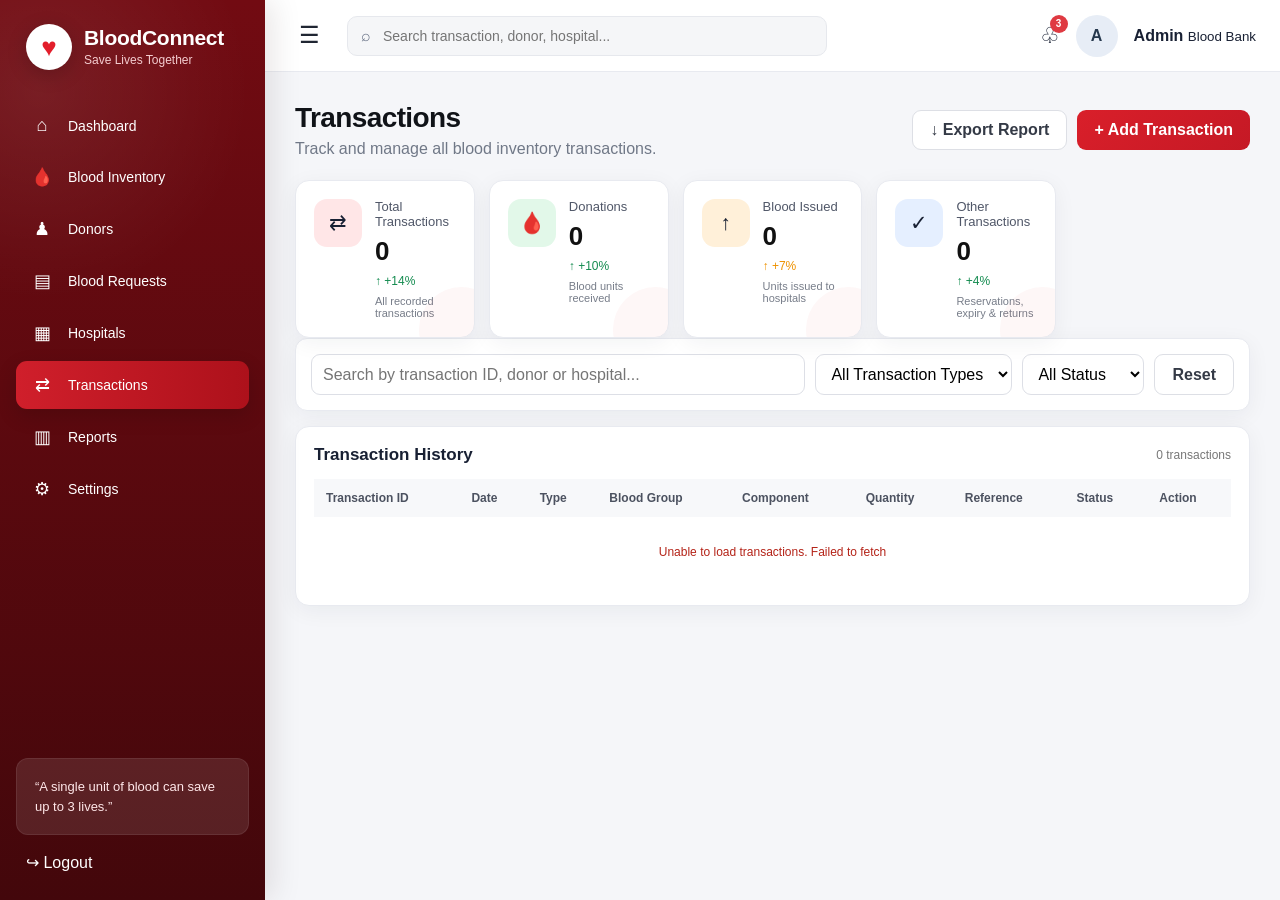
<file: pages/transactions.html>
<!DOCTYPE html>
<html lang="en">

<head>

    <meta charset="UTF-8">

    <meta name="viewport" content="width=device-width, initial-scale=1.0">

    <title>BloodConnect - Transactions</title>

    <link rel="stylesheet" href="../css/style.css">


<style>
.transaction-action-wrap{position:relative;display:inline-block}
.transaction-action-menu{
    position:fixed;display:none;min-width:190px;width:max-content;max-width:240px;
    background:#fff;border:1px solid #e5e5e5;border-radius:10px;
    box-shadow:0 10px 28px rgba(0,0,0,.15);padding:6px;
    z-index:99999!important;overflow:hidden;box-sizing:border-box;
    max-height:calc(100vh - 16px)
}
.transaction-action-menu.show{display:block}
.transaction-action-menu button{
    width:100%;border:0;background:transparent;text-align:left;
    padding:11px 13px;border-radius:8px;font-size:14px;cursor:pointer;color:#333
}
.transaction-action-menu button:hover{background:#f5f5f5}
.transaction-action-menu .danger{color:#dc2626}
.transaction-action-menu .danger:hover{background:#fff1f2}
.transaction-action-menu .menu-divider{height:1px;background:#e5e5e5;margin:5px 0}
.transaction-form-grid{
    display:grid;grid-template-columns:repeat(2,minmax(0,1fr));gap:16px
}
.transaction-form-grid .full{grid-column:1/-1}
.transaction-form-grid label{
    display:flex;flex-direction:column;gap:7px;font-weight:600;font-size:14px
}
.transaction-form-grid input,.transaction-form-grid select{
    width:100%;box-sizing:border-box;padding:11px 12px;
    border:1px solid #ddd;border-radius:8px;font-size:14px;background:#fff
}
.transaction-details-grid{
    display:grid;grid-template-columns:repeat(2,minmax(0,1fr));gap:12px
}
.transaction-detail-item{
    background:#f8f9fa;padding:12px;border-radius:8px
}
.transaction-detail-item span{
    display:block;color:#777;font-size:12px;margin-bottom:4px
}
.transaction-detail-item strong{
    display:block;color:#222;word-break:break-word
}
@media(max-width:700px){
    .transaction-form-grid,.transaction-details-grid{grid-template-columns:1fr}
    .transaction-form-grid .full{grid-column:auto}
    .transaction-action-menu{max-width:calc(100vw - 20px)}
}
</style>


<style id="transactions-backend-style">
.transaction-backend-message {
    text-align:center;
    padding:28px !important;
    color:#777;
}
.transaction-backend-error {
    text-align:center;
    padding:28px !important;
    color:#b42318;
}
.transaction-action-wrapper {
    position:relative;
    display:inline-flex;
    align-items:center;
    justify-content:center;
}
.transaction-menu-button {
    display:inline-flex !important;
    align-items:center !important;
    justify-content:center !important;
    width:34px !important;
    height:34px !important;
    min-width:34px !important;
    padding:0 !important;
    border:1px solid #e3e6eb !important;
    border-radius:50% !important;
    background:#f7f8fa !important;
    color:#1f2937 !important;
    font-size:22px !important;
    line-height:1 !important;
    cursor:pointer !important;
}
.transaction-menu-button:hover { background:#eeeeee !important; }
.transaction-action-menu {
    display:none;
    position:fixed;
    min-width:190px;
    background:#fff;
    border:1px solid #e8e8e8;
    border-radius:10px;
    box-shadow:0 12px 30px rgba(0,0,0,.15);
    padding:6px;
    z-index:999999;
}
.transaction-action-menu.show { display:block; }
.transaction-action-menu button {
    width:100%;
    border:0;
    background:#fff;
    text-align:left;
    padding:10px 12px;
    border-radius:7px;
    cursor:pointer;
    font-size:13px;
    color:#222;
}
.transaction-action-menu button:hover { background:#f6f6f6; }
.transaction-action-menu button.danger { color:#c62828; }
.transaction-action-menu hr { border:0; border-top:1px solid #eee; margin:5px 0; }
</style>

</head>


<body>

<div class="app">


    <!-- ================= SIDEBAR ================= -->

    <aside class="sidebar">

        <div class="brand">

            <div class="brand-icon">
                ♥
            </div>

            <div>
                <h2>BloodConnect</h2>

                <span>
                    Save Lives Together
                </span>
            </div>

        </div>


        <!-- ================= NAVIGATION ================= -->

        <nav>

            <a class="nav-item" href="../index.html">
                <span>⌂</span>
                Dashboard
            </a>


            <a class="nav-item" href="inventory.html">
                <span>🩸</span>
                Blood Inventory
            </a>


            <a class="nav-item" href="donors.html">
                <span>♟</span>
                Donors
            </a>


            <a class="nav-item" href="blood-requests.html">
                <span>▤</span>
                Blood Requests
            </a>


            <a class="nav-item" href="hospitals.html">
                <span>▦</span>
                Hospitals
            </a>


            <a class="nav-item active" href="transactions.html">
                <span>⇄</span>
                Transactions
            </a>


            <a class="nav-item" href="reports.html">
                <span>▥</span>
                Reports
            </a>


            <a class="nav-item" href="settings.html">
                <span>⚙</span>
                Settings
            </a>

        </nav>


        <div class="sidebar-quote">
            “A single unit of blood can save up to 3 lives.”
        </div>


        <a class="logout" href="../login.html">
            <span>↪</span>
            Logout
        </a>

    </aside>



    <!-- ================= MAIN CONTENT ================= -->

    <main class="main">


        <!-- ================= TOP BAR ================= -->

        <header class="topbar">

            <button
                class="menu-btn"
                onclick="toggleSidebar()">

                ☰

            </button>


            <div class="search">

                ⌕

                <input
                    type="text"
                    id="topTransactionSearch"
                    placeholder="Search transaction, donor, hospital..."
                    onkeyup="syncTopTransactionSearch()"
                >

            </div>


            <div class="top-user">

                <span class="notification">

                    ♧

                    <b>3</b>

                </span>


                <div class="avatar">
                    A
                </div>


                <div>

                    <strong>
                        Admin
                    </strong>

                    <small>
                        Blood Bank
                    </small>

                </div>

            </div>

        </header>



        <!-- ================= PAGE CONTENT ================= -->

        <section class="content">


            <!-- PAGE HEADING -->

            <div class="page-heading">

                <div>

                    <h1>
                        Transactions
                    </h1>

                    <p>
                        Track and manage all blood inventory transactions.
                    </p>

                </div>


                <div style="display:flex;gap:10px;flex-wrap:wrap;">
                    <button
                        class="secondary-btn"
                        onclick="exportTransactions()">
                        ↓ Export Report
                    </button>

                    <button
                        class="primary-btn"
                        onclick="openAddTransactionModal()">
                        + Add Transaction
                    </button>
                </div>

            </div>



            <!-- ================= SUMMARY CARDS ================= -->

            <div class="stats">


                <div class="card stat">

                    <div class="stat-icon red">
                        ⇄
                    </div>

                    <div>

                        <span>
                            Total Transactions
                        </span>

                        <strong id="totalTransactions">
                            10
                        </strong>

                        <em class="up">
                            ↑ +14%
                        </em>

                        <small>
                            All recorded transactions
                        </small>

                    </div>

                </div>



                <div class="card stat">

                    <div class="stat-icon green">
                        🩸
                    </div>

                    <div>

                        <span>
                            Donations
                        </span>

                        <strong id="donationTransactions">
                            3
                        </strong>

                        <em class="up">
                            ↑ +10%
                        </em>

                        <small>
                            Blood units received
                        </small>

                    </div>

                </div>



                <div class="card stat">

                    <div class="stat-icon orange">
                        ↑
                    </div>

                    <div>

                        <span>
                            Blood Issued
                        </span>

                        <strong id="issueTransactions">
                            2
                        </strong>

                        <em class="orange-text">
                            ↑ +7%
                        </em>

                        <small>
                            Units issued to hospitals
                        </small>

                    </div>

                </div>



                <div class="card stat">

                    <div class="stat-icon blue">
                        ✓
                    </div>

                    <div>

                        <span>
                            Other Transactions
                        </span>

                        <strong id="otherTransactions">
                            5
                        </strong>

                        <em class="up">
                            ↑ +4%
                        </em>

                        <small>
                            Reservations, expiry & returns
                        </small>

                    </div>

                </div>


            </div>



            <!-- ================= FILTER SECTION ================= -->

            <div class="filter-bar card">


                <input
                    type="text"
                    id="transactionSearch"
                    placeholder="Search by transaction ID, donor or hospital..."
                    onkeyup="filterTransactions()"
                >


                <select
                    id="transactionTypeFilter"
                    onchange="filterTransactions()">

                    <option value="">
                        All Transaction Types
                    </option>

                    <option value="Donation">
                        Donation
                    </option>

                    <option value="Issue">
                        Issue
                    </option>

                    <option value="Reservation">
                        Reservation
                    </option>

                    <option value="Return">
                        Return
                    </option>

                    <option value="Expiry">
                        Expiry
                    </option>

                    <option value="Discard">
                        Discard
                    </option>

                </select>



                <select
                    id="transactionStatusFilter"
                    onchange="filterTransactions()">

                    <option value="">
                        All Status
                    </option>

                    <option value="Completed">
                        Completed
                    </option>

                    <option value="Pending">
                        Pending
                    </option>

                    <option value="Cancelled">
                        Cancelled
                    </option>

                </select>



                <button
                    class="secondary-btn"
                    onclick="resetTransactionFilters()">

                    Reset

                </button>

            </div>



            <!-- ================= TRANSACTION TABLE ================= -->

            <section class="card table-card">


                <div class="card-title">

                    <h2>
                        Transaction History
                    </h2>

                    <span class="record-count" id="transactionRecordCount">
                        10 transactions
                    </span>

                </div>



                <div class="table-scroll">

                    <table id="transactionTable">

                        <thead>

                            <tr>

                                <th>Transaction ID</th>
                                <th>Date</th>
                                <th>Type</th>
                                <th>Blood Group</th>
                                <th>Component</th>
                                <th>Quantity</th>
                                <th>Reference</th>
                                <th>Status</th>
                                <th>Action</th>

                            </tr>

                        </thead>


                        <tbody>


                            <tr>

                                <td>TXN-5001</td>
                                <td>20 Sep 2026</td>
                                <td>Donation</td>
                                <td>O+</td>
                                <td>Whole Blood</td>
                                <td>5</td>
                                <td>Donor D-501</td>

                                <td>
                                    <span class="badge available">
                                        Completed
                                    </span>
                                </td>

                                <td>
                                    <div class="transaction-action-wrap">
                                        <button
                                            class="icon-btn"
                                            onclick="toggleTransactionActionMenu(this)">
                                            ⋮
                                        </button>
                                    </div>
                                </td>

                            </tr>


                            <tr>

                                <td>TXN-5002</td>
                                <td>19 Sep 2026</td>
                                <td>Issue</td>
                                <td>A+</td>
                                <td>RBC</td>
                                <td>3</td>
                                <td>City Care Hospital</td>

                                <td>
                                    <span class="badge available">
                                        Completed
                                    </span>
                                </td>

                                <td>
                                    <div class="transaction-action-wrap">
                                        <button
                                            class="icon-btn"
                                            onclick="toggleTransactionActionMenu(this)">
                                            ⋮
                                        </button>
                                    </div>
                                </td>

                            </tr>


                            <tr>

                                <td>TXN-5003</td>
                                <td>19 Sep 2026</td>
                                <td>Reservation</td>
                                <td>B+</td>
                                <td>Plasma</td>
                                <td>4</td>
                                <td>Ruby Hospital</td>

                                <td>
                                    <span class="badge reserved">
                                        Pending
                                    </span>
                                </td>

                                <td>
                                    <div class="transaction-action-wrap">
                                        <button
                                            class="icon-btn"
                                            onclick="toggleTransactionActionMenu(this)">
                                            ⋮
                                        </button>
                                    </div>
                                </td>

                            </tr>


                            <tr>

                                <td>TXN-5004</td>
                                <td>18 Sep 2026</td>
                                <td>Donation</td>
                                <td>AB+</td>
                                <td>Platelets</td>
                                <td>2</td>
                                <td>Donor D-504</td>

                                <td>
                                    <span class="badge available">
                                        Completed
                                    </span>
                                </td>

                                <td>
                                    <div class="transaction-action-wrap">
                                        <button
                                            class="icon-btn"
                                            onclick="toggleTransactionActionMenu(this)">
                                            ⋮
                                        </button>
                                    </div>
                                </td>

                            </tr>


                            <tr>

                                <td>TXN-5005</td>
                                <td>17 Sep 2026</td>
                                <td>Issue</td>
                                <td>O+</td>
                                <td>Whole Blood</td>
                                <td>5</td>
                                <td>Sahyadri Hospital</td>

                                <td>
                                    <span class="badge available">
                                        Completed
                                    </span>
                                </td>

                                <td>
                                    <div class="transaction-action-wrap">
                                        <button
                                            class="icon-btn"
                                            onclick="toggleTransactionActionMenu(this)">
                                            ⋮
                                        </button>
                                    </div>
                                </td>

                            </tr>


                            <tr>

                                <td>TXN-5006</td>
                                <td>16 Sep 2026</td>
                                <td>Return</td>
                                <td>O-</td>
                                <td>Whole Blood</td>
                                <td>1</td>
                                <td>Noble Hospital</td>

                                <td>
                                    <span class="badge available">
                                        Completed
                                    </span>
                                </td>

                                <td>
                                    <div class="transaction-action-wrap">
                                        <button
                                            class="icon-btn"
                                            onclick="toggleTransactionActionMenu(this)">
                                            ⋮
                                        </button>
                                    </div>
                                </td>

                            </tr>


                            <tr>

                                <td>TXN-5007</td>
                                <td>15 Sep 2026</td>
                                <td>Expiry</td>
                                <td>B+</td>
                                <td>Plasma</td>
                                <td>2</td>
                                <td>Unit BU-1003</td>

                                <td>
                                    <span class="badge expired">
                                        Completed
                                    </span>
                                </td>

                                <td>
                                    <div class="transaction-action-wrap">
                                        <button
                                            class="icon-btn"
                                            onclick="toggleTransactionActionMenu(this)">
                                            ⋮
                                        </button>
                                    </div>
                                </td>

                            </tr>


                            <tr>

                                <td>TXN-5008</td>
                                <td>14 Sep 2026</td>
                                <td>Donation</td>
                                <td>A-</td>
                                <td>Platelets</td>
                                <td>3</td>
                                <td>Donor D-506</td>

                                <td>
                                    <span class="badge available">
                                        Completed
                                    </span>
                                </td>

                                <td>
                                    <div class="transaction-action-wrap">
                                        <button
                                            class="icon-btn"
                                            onclick="toggleTransactionActionMenu(this)">
                                            ⋮
                                        </button>
                                    </div>
                                </td>

                            </tr>


                            <tr>

                                <td>TXN-5009</td>
                                <td>13 Sep 2026</td>
                                <td>Reservation</td>
                                <td>B-</td>
                                <td>RBC</td>
                                <td>2</td>
                                <td>KEM Hospital</td>

                                <td>
                                    <span class="badge reserved">
                                        Pending
                                    </span>
                                </td>

                                <td>
                                    <div class="transaction-action-wrap">
                                        <button
                                            class="icon-btn"
                                            onclick="toggleTransactionActionMenu(this)">
                                            ⋮
                                        </button>
                                    </div>
                                </td>

                            </tr>


                            <tr>

                                <td>TXN-5010</td>
                                <td>12 Sep 2026</td>
                                <td>Discard</td>
                                <td>AB-</td>
                                <td>Plasma</td>
                                <td>1</td>
                                <td>Unit BU-1008</td>

                                <td>
                                    <span class="badge expired">
                                        Completed
                                    </span>
                                </td>

                                <td>
                                    <div class="transaction-action-wrap">
                                        <button
                                            class="icon-btn"
                                            onclick="toggleTransactionActionMenu(this)">
                                            ⋮
                                        </button>
                                    </div>
                                </td>

                            </tr>


                        </tbody>

                    </table>

                </div>

            </section>

        </section>

    </main>

</div>




<!-- ================= TRANSACTION ACTION MENU ================= -->
<div id="transactionActionMenu" class="transaction-action-menu">
    <button type="button" onclick="viewSelectedTransaction()">👁 View Details</button>
    <button type="button" onclick="editSelectedTransaction()">✏️ Edit Transaction</button>
    <button type="button" onclick="changeSelectedTransactionStatus()">🔄 Change Status</button>
    <div class="menu-divider"></div>
    <button type="button" class="danger" onclick="removeSelectedTransaction()">🗑 Remove Transaction</button>
</div>

<!-- ================= VIEW TRANSACTION MODAL ================= -->

<div
    id="transactionModal"
    class="modal">

    <div class="modal-box">


        <div class="modal-head">

            <h2>
                Transaction Details
            </h2>

            <button
                onclick="closeTransactionModal()">

                ×

            </button>

        </div>



        <div
            id="transactionDetails"
            style="line-height: 2;">

        </div>



        <div class="modal-actions">

            <button
                class="secondary-btn"
                onclick="closeTransactionModal()">

                Close

            </button>

        </div>


    </div>

</div>




<!-- ================= ADD / EDIT TRANSACTION MODAL ================= -->
<div id="transactionFormModal" class="modal">
    <div class="modal-box">
        <div class="modal-head">
            <div>
                <h2 id="transactionFormTitle">Add Transaction</h2>
                <p class="modal-subtitle">Enter transaction information</p>
            </div>
            <button onclick="closeTransactionFormModal()">×</button>
        </div>

        <form id="transactionForm" onsubmit="saveTransaction(event)">
            <div class="transaction-form-grid">
                <label>
                    Transaction ID
                    <input type="text" id="transactionId" readonly>
                </label>

                <label>
                    Date
                    <input type="date" id="transactionDate" required>
                </label>

                <label>
                    Transaction Type
                    <select id="transactionType" required>
                        <option value="">Select Type</option>
                        <option value="Donation">Donation</option>
                        <option value="Issue">Issue</option>
                        <option value="Reservation">Reservation</option>
                        <option value="Return">Return</option>
                        <option value="Expiry">Expiry</option>
                        <option value="Discard">Discard</option>
                    </select>
                </label>

                <label>
                    Blood Group
                    <select id="transactionBloodGroup" required>
                        <option value="">Select Group</option>
                        <option>A+</option><option>A-</option>
                        <option>B+</option><option>B-</option>
                        <option>AB+</option><option>AB-</option>
                        <option>O+</option><option>O-</option>
                    </select>
                </label>

                <label>
                    Component
                    <select id="transactionComponent" required>
                        <option value="">Select Component</option>
                        <option>Whole Blood</option>
                        <option>RBC</option>
                        <option>Plasma</option>
                        <option>Platelets</option>
                    </select>
                </label>

                <label>
                    Quantity
                    <input type="number" id="transactionQuantity" min="1" required>
                </label>

                <label class="full">
                    Reference
                    <input type="text" id="transactionReference"
                           placeholder="Donor ID, hospital or unit reference" required>
                </label>

                <label>
                    Status
                    <select id="transactionFormStatus" required>
                        <option value="Completed">Completed</option>
                        <option value="Pending">Pending</option>
                        <option value="Cancelled">Cancelled</option>
                    </select>
                </label>
            </div>

            <div class="modal-actions">
                <button type="button" class="secondary-btn"
                        onclick="closeTransactionFormModal()">Cancel</button>
                <button type="submit" class="primary-btn">Save Transaction</button>
            </div>
        </form>
    </div>
</div>

<!-- ================= CHANGE STATUS MODAL ================= -->
<div id="transactionStatusModal" class="modal">
    <div class="modal-box">
        <div class="modal-head">
            <h2>Change Transaction Status</h2>
            <button onclick="closeTransactionStatusModal()">×</button>
        </div>

        <div class="transaction-detail-item" style="margin-bottom:16px;">
            <span>Transaction ID</span>
            <strong id="statusTransactionId">-</strong>
        </div>

        <label style="display:flex;flex-direction:column;gap:7px;font-weight:600;">
            New Status
            <select id="newTransactionStatus"
                    style="padding:11px;border:1px solid #ddd;border-radius:8px;">
                <option value="Completed">Completed</option>
                <option value="Pending">Pending</option>
                <option value="Cancelled">Cancelled</option>
            </select>
        </label>

        <div class="modal-actions">
            <button class="secondary-btn"
                    onclick="closeTransactionStatusModal()">Cancel</button>
            <button class="primary-btn"
                    onclick="saveTransactionStatus()">Save Status</button>
        </div>
    </div>
</div>

<script src="../js/api.js"></script>

<!-- ================= JAVASCRIPT ================= -->





<script>
/* =========================================================
   BLOODCONNECT TRANSACTIONS - BACKEND CRUD INTEGRATION
   ========================================================= */

let transactionData = [];
let editingTransactionId = null;
let selectedTransactionId = null;

function escapeTransactionHTML(value) {
    return String(value ?? "")
        .replace(/&/g, "&amp;")
        .replace(/</g, "&lt;")
        .replace(/>/g, "&gt;")
        .replace(/"/g, "&quot;")
        .replace(/'/g, "&#039;");
}

function formatTransactionDate(value) {
    if (!value) return "—";

    const date = new Date(value);
    if (Number.isNaN(date.getTime())) {
        return escapeTransactionHTML(value);
    }

    return date.toLocaleDateString("en-GB", {
        day: "2-digit",
        month: "short",
        year: "numeric"
    });
}

function transactionDateInputValue(value) {
    if (!value) return "";

    const stringValue = String(value);

    if (/^\d{4}-\d{2}-\d{2}$/.test(stringValue)) {
        return stringValue;
    }

    return stringValue.slice(0, 10);
}

function transactionDateTimeValue(value) {
    if (!value) {
        return new Date().toISOString().slice(0, 19);
    }

    return `${value}T00:00:00`;
}

function generateTransactionId() {
    let maxNumber = 5000;

    transactionData.forEach(function(transaction) {
        const match = String(transaction.id || "").match(/^TXN-(\d+)$/i);

        if (match) {
            maxNumber = Math.max(maxNumber, Number(match[1]));
        }
    });

    return `TXN-${maxNumber + 1}`;
}

function transactionStatusClass(status) {
    const value = String(status || "").toLowerCase();

    if (value === "completed") return "issued";
    if (value === "pending") return "reserved";
    if (value === "cancelled" || value === "rejected") return "expired";
    if (value === "approved") return "available";

    return "reserved";
}

function transactionActionMenuHTML(id) {
    const encodedId = encodeURIComponent(String(id ?? ""));

    return `
        <div class="transaction-action-wrapper">
            <button
                type="button"
                class="transaction-menu-button"
                onclick="toggleTransactionActionMenu(this, event)"
                aria-label="Transaction actions">
                ⋮
            </button>

            <div class="transaction-action-menu">
                <button type="button" onclick="viewBackendTransaction('${encodedId}')">
                    👁 View Details
                </button>

                <button type="button" onclick="editBackendTransaction('${encodedId}')">
                    ✏ Edit Transaction
                </button>

                <button type="button" onclick="changeBackendTransactionStatus('${encodedId}')">
                    🔄 Change Status
                </button>

                <hr>

                <button
                    type="button"
                    class="danger"
                    onclick="deleteBackendTransaction('${encodedId}')">
                    🗑 Remove Transaction
                </button>
            </div>
        </div>
    `;
}

function renderBackendTransactions(items) {
    const tbody = document.querySelector("#transactionTable tbody");

    if (!tbody) return;

    if (!Array.isArray(items) || items.length === 0) {
        tbody.innerHTML = `
            <tr>
                <td colspan="9" class="transaction-backend-message">
                    No transactions found in the backend.
                </td>
            </tr>
        `;

        updateTransactionStats([]);
        updateTransactionRecordCount();
        return;
    }

    tbody.innerHTML = "";

    items.forEach(function(transaction) {
        const row = document.createElement("tr");

        row.dataset.backendId = transaction.id || "";

        const reference = transaction.reference || "—";
        const type = transaction.type || "—";
        const bloodGroup = transaction.bloodGroup || "—";
        const component = transaction.component || "—";
        const quantity = transaction.quantity ?? "—";
        const status = transaction.status || "—";

        row.innerHTML = `
            <td>${escapeTransactionHTML(transaction.id || "—")}</td>

            <td>
                ${escapeTransactionHTML(formatTransactionDate(transaction.transactionDate))}
            </td>

            <td>${escapeTransactionHTML(type)}</td>

            <td>
                <strong>${escapeTransactionHTML(bloodGroup)}</strong>
            </td>

            <td>${escapeTransactionHTML(component)}</td>

            <td>${escapeTransactionHTML(quantity)}</td>

            <td>${escapeTransactionHTML(reference)}</td>

            <td>
                <span class="badge ${transactionStatusClass(status)}">
                    ${escapeTransactionHTML(status)}
                </span>
            </td>

            <td>
                ${transactionActionMenuHTML(transaction.id || "")}
            </td>
        `;

        tbody.appendChild(row);
    });

    updateTransactionStats(items);
    filterTransactions();
    updateTransactionRecordCount();
}

function updateTransactionStats(items) {
    const data = Array.isArray(items) ? items : [];

    const total = data.length;

    const donations = data.filter(function(item) {
        return String(item.type || "").toLowerCase() === "donation";
    }).length;

    const issues = data.filter(function(item) {
        return String(item.type || "").toLowerCase() === "issue";
    }).length;

    const other = Math.max(0, total - donations - issues);

    const totalEl = document.getElementById("totalTransactions");
    const donationEl = document.getElementById("donationTransactions");
    const issueEl = document.getElementById("issueTransactions");
    const otherEl = document.getElementById("otherTransactions");

    if (totalEl) totalEl.textContent = total;
    if (donationEl) donationEl.textContent = donations;
    if (issueEl) issueEl.textContent = issues;
    if (otherEl) otherEl.textContent = other;
}

function updateTransactionRecordCount() {
    const countElement =
        document.getElementById("transactionRecordCount");

    if (!countElement) return;

    const rows = Array.from(
        document.querySelectorAll("#transactionTable tbody tr")
    ).filter(function(row) {
        return row.cells && row.cells.length >= 9;
    });

    const visibleRows = rows.filter(function(row) {
        return row.style.display !== "none";
    }).length;

    countElement.textContent =
        `${visibleRows} transaction${visibleRows === 1 ? "" : "s"}`;
}

async function loadTransactions() {
    const tbody = document.querySelector("#transactionTable tbody");

    if (tbody) {
        tbody.innerHTML = `
            <tr>
                <td colspan="9" class="transaction-backend-message">
                    Loading transactions...
                </td>
            </tr>
        `;
    }

    try {
        const data = await BloodConnectApi.getTransactions();

        transactionData = Array.isArray(data) ? data : [];

        renderBackendTransactions(transactionData);

        console.log(
            "Transactions loaded from backend:",
            transactionData
        );

    } catch (error) {
        transactionData = [];

        if (tbody) {
            tbody.innerHTML = `
                <tr>
                    <td colspan="9" class="transaction-backend-error">
                        Unable to load transactions.
                        ${escapeTransactionHTML(error.message)}
                    </td>
                </tr>
            `;
        }

        updateTransactionStats([]);
        updateTransactionRecordCount();

        console.error(
            "Failed to load transactions:",
            error
        );
    }
}

/* =========================================================
   SEARCH / FILTER
   ========================================================= */

function filterTransactions() {
    const searchElement =
        document.getElementById("transactionSearch");

    const typeElement =
        document.getElementById("transactionTypeFilter");

    const statusElement =
        document.getElementById("transactionStatusFilter");

    if (!searchElement || !typeElement || !statusElement) return;

    const search = searchElement.value.toLowerCase().trim();
    const type = typeElement.value;
    const status = statusElement.value;

    const rows = document.querySelectorAll(
        "#transactionTable tbody tr"
    );

    rows.forEach(function(row) {
        if (!row.cells || row.cells.length < 9) return;

        const text = row.innerText.toLowerCase();

        const rowType = row.cells[2]
            ? row.cells[2].innerText.trim()
            : "";

        const rowStatus = row.cells[7]
            ? row.cells[7].innerText.trim()
            : "";

        const matchesSearch = !search || text.includes(search);
        const matchesType = !type || rowType === type;
        const matchesStatus = !status || rowStatus === status;

        row.style.display =
            matchesSearch && matchesType && matchesStatus
                ? ""
                : "none";
    });

    updateTransactionRecordCount();
}

function resetTransactionFilters() {
    const search = document.getElementById("transactionSearch");
    const type = document.getElementById("transactionTypeFilter");
    const status = document.getElementById("transactionStatusFilter");
    const top = document.getElementById("topTransactionSearch");

    if (search) search.value = "";
    if (type) type.value = "";
    if (status) status.value = "";
    if (top) top.value = "";

    filterTransactions();
}

function syncTopTransactionSearch() {
    const top = document.getElementById("topTransactionSearch");
    const search = document.getElementById("transactionSearch");

    if (!top || !search) return;

    search.value = top.value;
    filterTransactions();
}

/* =========================================================
   ACTION MENU
   ========================================================= */

function closeTransactionActionMenus() {
    document
        .querySelectorAll(".transaction-action-menu.show")
        .forEach(function(menu) {
            menu.classList.remove("show");
        });
}

function toggleTransactionActionMenu(button, event) {
    if (event) {
        event.preventDefault();
        event.stopPropagation();
    }

    /*
     * Keep the selected transaction ID available for the
     * common action menu. This also supports the older
     * static rows that do not have an inline menu.
     */
    const row = button.closest("tr");
    let rowId = row?.dataset?.backendId || "";

    if (!rowId && row && row.cells && row.cells[0]) {
        rowId = row.cells[0].textContent.trim();
    }

    if (rowId) {
        selectedTransactionId = String(rowId);
    }

    /* First try the menu rendered inside this transaction row. */
    const wrapper = button.closest(".transaction-action-wrapper");
    let menu = wrapper
        ? wrapper.querySelector(".transaction-action-menu")
        : null;

    /*
     * If this is an older/static row, use the single global
     * action menu already present at the bottom of the page.
     */
    if (!menu) {
        menu = document.getElementById("transactionActionMenu");
    }

    if (!menu) {
        console.error("Transaction action menu not found.");
        return;
    }

    const wasOpen = menu.classList.contains("show");

    closeTransactionActionMenus();

    if (wasOpen) {
        return;
    }

    const rect = button.getBoundingClientRect();
    const menuWidth = 210;
    const menuHeight = 185;
    const gap = 6;

    let left = rect.right - menuWidth;
    let top = rect.bottom + gap;

    if (left < 10) {
        left = 10;
    }

    if (left + menuWidth > window.innerWidth - 10) {
        left = window.innerWidth - menuWidth - 10;
    }

    if (top + menuHeight > window.innerHeight - 10) {
        top = rect.top - menuHeight - gap;
    }

    if (top < 10) {
        top = 10;
    }

    /*
     * Move row menus to body so table overflow/z-index cannot
     * hide them. The global menu is already in body.
     */
    if (menu.parentElement !== document.body) {
        document.body.appendChild(menu);
    }

    menu.style.position = "fixed";
    menu.style.left = `${left}px`;
    menu.style.top = `${top}px`;
    menu.style.zIndex = "999999";
    menu.classList.add("show");
}

document.addEventListener("click", function() {
    closeTransactionActionMenus();
});

document.addEventListener("keydown", function(event) {
    if (event.key === "Escape") {
        closeTransactionActionMenus();
        closeTransactionModal();
        closeTransactionFormModal();
        closeTransactionStatusModal();
    }
});

window.addEventListener("resize", closeTransactionActionMenus);
window.addEventListener("scroll", closeTransactionActionMenus, true);

/* =========================================================
   VIEW TRANSACTION
   ========================================================= */

function viewBackendTransaction(encodedId) {
    closeTransactionActionMenus();

    const id = decodeURIComponent(encodedId);

    const transaction = transactionData.find(function(item) {
        return String(item.id) === String(id);
    });

    if (!transaction) {
        alert("Transaction could not be found.");
        return;
    }

    const details = document.getElementById("transactionDetails");

    if (!details) return;

    details.innerHTML = `
        <div class="transaction-details-grid">
            <div class="transaction-detail-item">
                <span>Transaction ID</span>
                <strong>${escapeTransactionHTML(transaction.id)}</strong>
            </div>

            <div class="transaction-detail-item">
                <span>Date</span>
                <strong>${escapeTransactionHTML(
                    formatTransactionDate(transaction.transactionDate)
                )}</strong>
            </div>

            <div class="transaction-detail-item">
                <span>Type</span>
                <strong>${escapeTransactionHTML(transaction.type)}</strong>
            </div>

            <div class="transaction-detail-item">
                <span>Status</span>
                <strong>${escapeTransactionHTML(transaction.status)}</strong>
            </div>

            <div class="transaction-detail-item">
                <span>Blood Group</span>
                <strong>${escapeTransactionHTML(transaction.bloodGroup)}</strong>
            </div>

            <div class="transaction-detail-item">
                <span>Component</span>
                <strong>${escapeTransactionHTML(transaction.component)}</strong>
            </div>

            <div class="transaction-detail-item">
                <span>Quantity</span>
                <strong>${escapeTransactionHTML(transaction.quantity)}</strong>
            </div>

            <div class="transaction-detail-item">
                <span>Reference</span>
                <strong>${escapeTransactionHTML(transaction.reference || "—")}</strong>
            </div>
        </div>
    `;

    const modal = document.getElementById("transactionModal");

    if (modal) modal.classList.add("show");
}

function viewTransaction(transactionId) {
    viewBackendTransaction(encodeURIComponent(transactionId));
}

function closeTransactionModal() {
    const modal = document.getElementById("transactionModal");
    if (modal) modal.classList.remove("show");
}

/* =========================================================
   ADD TRANSACTION
   ========================================================= */

function openAddTransactionModal() {
    editingTransactionId = null;
    selectedTransactionId = null;

    const form = document.getElementById("transactionForm");
    if (form) form.reset();

    const title = document.getElementById("transactionFormTitle");
    const id = document.getElementById("transactionId");
    const date = document.getElementById("transactionDate");
    const status = document.getElementById("transactionFormStatus");
    const modal = document.getElementById("transactionFormModal");

    if (title) title.textContent = "Add Transaction";
    if (id) id.value = generateTransactionId();
    if (date) date.value = new Date().toISOString().slice(0, 10);
    if (status) status.value = "Completed";

    if (modal) modal.classList.add("show");
}

function closeTransactionFormModal() {
    const modal = document.getElementById("transactionFormModal");
    if (modal) modal.classList.remove("show");

    editingTransactionId = null;
}

function editBackendTransaction(encodedId) {
    closeTransactionActionMenus();

    const id = decodeURIComponent(encodedId);

    const transaction = transactionData.find(function(item) {
        return String(item.id) === String(id);
    });

    if (!transaction) {
        alert("Transaction could not be found.");
        return;
    }

    editingTransactionId = String(transaction.id);

    const title = document.getElementById("transactionFormTitle");
    const idInput = document.getElementById("transactionId");
    const date = document.getElementById("transactionDate");
    const type = document.getElementById("transactionType");
    const bloodGroup = document.getElementById("transactionBloodGroup");
    const component = document.getElementById("transactionComponent");
    const quantity = document.getElementById("transactionQuantity");
    const reference = document.getElementById("transactionReference");
    const status = document.getElementById("transactionFormStatus");
    const modal = document.getElementById("transactionFormModal");

    if (title) title.textContent = "Edit Transaction";
    if (idInput) idInput.value = transaction.id || "";
    if (date) date.value = transactionDateInputValue(transaction.transactionDate);
    if (type) type.value = transaction.type || "";
    if (bloodGroup) bloodGroup.value = transaction.bloodGroup || "";
    if (component) component.value = transaction.component || "";
    if (quantity) quantity.value = transaction.quantity ?? "";
    if (reference) reference.value = transaction.reference || "";
    if (status) status.value = transaction.status || "Completed";

    if (modal) modal.classList.add("show");
}

async function saveTransaction(event) {
    if (event) event.preventDefault();

    const id = document.getElementById("transactionId")?.value.trim();
    const date = document.getElementById("transactionDate")?.value;
    const type = document.getElementById("transactionType")?.value;
    const bloodGroup = document.getElementById("transactionBloodGroup")?.value;
    const component = document.getElementById("transactionComponent")?.value;
    const quantityValue = document.getElementById("transactionQuantity")?.value;
    const reference = document.getElementById("transactionReference")?.value.trim();
    const status = document.getElementById("transactionFormStatus")?.value;

    const quantity = Number(quantityValue);

    if (!id || !date || !type || !bloodGroup || !component ||
        !Number.isInteger(quantity) || quantity < 1 || !reference || !status) {
        alert("Please fill all transaction fields correctly.");
        return;
    }

    const payload = {
        id: id,
        transactionDate: transactionDateTimeValue(date),
        type: type,
        bloodGroup: bloodGroup,
        component: component,
        quantity: quantity,
        reference: reference,
        status: status
    };

    try {
        if (editingTransactionId) {
            await BloodConnectApi.updateTransaction(
                editingTransactionId,
                payload
            );

            alert("Transaction updated successfully!");
        } else {
            await BloodConnectApi.createTransaction(payload);

            alert("Transaction added successfully!");
        }

        closeTransactionFormModal();
        await loadTransactions();

    } catch (error) {
        console.error("Failed to save transaction:", error);

        alert(
            "Unable to save transaction.\n\n" +
            error.message
        );
    }
}

/* =========================================================
   CHANGE STATUS
   ========================================================= */

function changeBackendTransactionStatus(encodedId) {
    closeTransactionActionMenus();

    const id = decodeURIComponent(encodedId);

    const transaction = transactionData.find(function(item) {
        return String(item.id) === String(id);
    });

    if (!transaction) {
        alert("Transaction could not be found.");
        return;
    }

    selectedTransactionId = String(transaction.id);

    const idElement = document.getElementById("statusTransactionId");
    const statusElement = document.getElementById("newTransactionStatus");
    const modal = document.getElementById("transactionStatusModal");

    if (idElement) idElement.textContent = transaction.id || "—";
    if (statusElement) statusElement.value = transaction.status || "Completed";

    if (modal) modal.classList.add("show");
}

function closeTransactionStatusModal() {
    const modal = document.getElementById("transactionStatusModal");
    if (modal) modal.classList.remove("show");

    selectedTransactionId = null;
}

async function saveTransactionStatus() {
    if (!selectedTransactionId) {
        alert("No transaction selected.");
        return;
    }

    const transaction = transactionData.find(function(item) {
        return String(item.id) === String(selectedTransactionId);
    });

    if (!transaction) {
        alert("Transaction could not be found.");
        return;
    }

    const newStatus =
        document.getElementById("newTransactionStatus")?.value;

    if (!newStatus) {
        alert("Please select a status.");
        return;
    }

    const payload = {
        id: transaction.id,
        transactionDate: transaction.transactionDate,
        type: transaction.type,
        bloodGroup: transaction.bloodGroup,
        component: transaction.component,
        quantity: Number(transaction.quantity),
        reference: transaction.reference || "",
        status: newStatus
    };

    try {
        await BloodConnectApi.updateTransaction(
            selectedTransactionId,
            payload
        );

        closeTransactionStatusModal();
        await loadTransactions();

        alert("Transaction status updated successfully!");

    } catch (error) {
        console.error(
            "Failed to update transaction status:",
            error
        );

        alert(
            "Unable to update transaction status.\n\n" +
            error.message
        );
    }
}

/* =========================================================
   DELETE TRANSACTION
   ========================================================= */

async function deleteBackendTransaction(encodedId) {
    closeTransactionActionMenus();

    const id = decodeURIComponent(encodedId);

    const transaction = transactionData.find(function(item) {
        return String(item.id) === String(id);
    });

    if (!transaction) {
        alert("Transaction could not be found.");
        return;
    }

    const confirmed = confirm(
        `Are you sure you want to remove transaction ${transaction.id}?`
    );

    if (!confirmed) return;

    try {
        await BloodConnectApi.deleteTransaction(transaction.id);

        await loadTransactions();

        alert(
            `Transaction ${transaction.id} removed successfully!`
        );

    } catch (error) {
        console.error(
            "Failed to remove transaction:",
            error
        );

        alert(
            "Unable to remove transaction.\n\n" +
            error.message
        );
    }
}

/* Compatibility helpers for the existing action-menu names */
function viewSelectedTransaction() {
    if (selectedTransactionId) {
        viewBackendTransaction(
            encodeURIComponent(selectedTransactionId)
        );
    }
}

function editSelectedTransaction() {
    if (selectedTransactionId) {
        editBackendTransaction(
            encodeURIComponent(selectedTransactionId)
        );
    }
}

function changeSelectedTransactionStatus() {
    if (selectedTransactionId) {
        changeBackendTransactionStatus(
            encodeURIComponent(selectedTransactionId)
        );
    }
}

function removeSelectedTransaction() {
    if (selectedTransactionId) {
        deleteBackendTransaction(
            encodeURIComponent(selectedTransactionId)
        );
    }
}

/* =========================================================
   EXPORT
   ========================================================= */

function exportTransactions() {
    if (!transactionData.length) {
        alert("There are no transactions to export.");
        return;
    }

    const headers = [
        "Transaction ID",
        "Date",
        "Type",
        "Blood Group",
        "Component",
        "Quantity",
        "Reference",
        "Status"
    ];

    const rows = transactionData.map(function(item) {
        return [
            item.id || "",
            item.transactionDate || "",
            item.type || "",
            item.bloodGroup || "",
            item.component || "",
            item.quantity ?? "",
            item.reference || "",
            item.status || ""
        ];
    });

    const csv = [headers, ...rows]
        .map(function(row) {
            return row
                .map(function(value) {
                    return `"${String(value).replace(/"/g, '""')}"`;
                })
                .join(",");
        })
        .join("\n");

    const blob = new Blob([csv], {
        type: "text/csv;charset=utf-8;"
    });

    const url = URL.createObjectURL(blob);
    const link = document.createElement("a");

    link.href = url;
    link.download = "bloodconnect-transactions.csv";
    document.body.appendChild(link);
    link.click();
    link.remove();

    URL.revokeObjectURL(url);
}

/* =========================================================
   INITIALIZE
   ========================================================= */

document.addEventListener("DOMContentLoaded", function() {
    loadTransactions();

    const top = document.getElementById("topTransactionSearch");
    const search = document.getElementById("transactionSearch");

    if (top && search) {
        top.addEventListener("input", function() {
            search.value = top.value;
            filterTransactions();
        });
    }
});
</script>

</body>

</html>
</file>
<file: css/style.css>
/* =========================================================
   BLOODCONNECT — MODERN GLOBAL UI
   Version 1.0
   ========================================================= */

:root {
    --bc-red: #c91f2b;
    --bc-red-dark: #8f1019;
    --bc-red-deep: #57080d;
    --bc-red-soft: #fff0f1;
    --bc-green: #16834b;
    --bc-orange: #c27a00;
    --bc-blue: #2f6fd3;
    --bc-purple: #7650c8;
    --bc-text: #182033;
    --bc-muted: #707887;
    --bc-border: #e8eaf0;
    --bc-bg: #f5f6f9;
    --bc-card: #ffffff;
    --bc-shadow: 0 5px 22px rgba(24, 32, 51, 0.055);
    --bc-shadow-hover: 0 12px 32px rgba(24, 32, 51, 0.10);
    --bc-radius: 14px;
    --bc-transition: 0.22s ease;
}

* {
    box-sizing: border-box;
}

html {
    scroll-behavior: smooth;
}

body {
    margin: 0;
    font-family: Inter, "Segoe UI", Arial, sans-serif;
    background: var(--bc-bg);
    color: var(--bc-text);
    -webkit-font-smoothing: antialiased;
}

button,
input,
select,
textarea {
    font: inherit;
}

button,
a,
select,
input[type="checkbox"] {
    -webkit-tap-highlight-color: transparent;
}

button {
    cursor: pointer;
}

.app {
    display: flex;
    min-height: 100vh;
}

/* =========================================================
   SIDEBAR
   ========================================================= */

.sidebar {
    width: 265px;
    background:
        radial-gradient(circle at 15% 10%, rgba(255,255,255,.08), transparent 25%),
        linear-gradient(180deg, #720b12 0%, #43070b 100%);
    color: #fff;
    padding: 24px 16px;
    display: flex;
    flex-direction: column;
    position: fixed;
    left: 0;
    top: 0;
    bottom: 0;
    z-index: 1000;
    overflow-y: auto;
    box-shadow: 8px 0 28px rgba(36, 8, 12, .10);
}

.brand {
    display: flex;
    align-items: center;
    gap: 12px;
    padding: 0 10px 28px;
}

.brand-icon {
    width: 46px;
    height: 46px;
    border-radius: 50%;
    background: #fff;
    color: #e21e2b;
    display: grid;
    place-items: center;
    font-size: 26px;
    box-shadow: 0 5px 20px rgba(0,0,0,.18);
    flex-shrink: 0;
}

.brand h2 {
    margin: 0;
    font-size: 21px;
    letter-spacing: -.3px;
}

.brand span {
    font-size: 12px;
    color: #f4cdd0;
}

.nav-item {
    display: flex;
    gap: 15px;
    align-items: center;
    color: #fff;
    text-decoration: none;
    padding: 13px 15px;
    border-radius: 11px;
    margin: 4px 0;
    font-size: 14px;
    transition: background var(--bc-transition), transform var(--bc-transition);
}

.nav-item span {
    width: 22px;
    text-align: center;
    font-size: 18px;
}

.nav-item:hover {
    background: rgba(255,255,255,.09);
    transform: translateX(3px);
}

.nav-item.active {
    background: linear-gradient(90deg, #d01f2b, #ad111b);
    box-shadow: 0 7px 20px rgba(0,0,0,.15);
}

.sidebar-quote {
    margin-top: auto;
    background: rgba(255,255,255,.10);
    border: 1px solid rgba(255,255,255,.08);
    border-radius: 12px;
    padding: 18px;
    font-size: 13px;
    line-height: 1.5;
    color: #ffe7e9;
}

.logout {
    color: #fff;
    text-decoration: none;
    padding: 18px 10px 4px;
}

/* =========================================================
   MAIN / TOPBAR
   ========================================================= */

.main {
    margin-left: 265px;
    width: calc(100% - 265px);
    min-width: 0;
}

.topbar {
    height: 72px;
    background: rgba(255,255,255,.96);
    border-bottom: 1px solid var(--bc-border);
    display: flex;
    align-items: center;
    padding: 0 24px;
    gap: 18px;
    position: sticky;
    top: 0;
    z-index: 900;
    backdrop-filter: blur(10px);
}

.menu-btn {
    border: 0;
    background: transparent;
    font-size: 23px;
    cursor: pointer;
    color: #202633;
    width: 40px;
    height: 40px;
    border-radius: 9px;
    display: grid;
    place-items: center;
    transition: background var(--bc-transition), transform var(--bc-transition);
}

.menu-btn:hover {
    background: #f2f3f6;
    transform: scale(1.04);
}

.search,
.search-box {
    height: 40px;
    background: #f5f6f8;
    border: 1px solid #e6e8ed;
    border-radius: 10px;
    display: flex;
    align-items: center;
    gap: 10px;
    padding: 0 13px;
    max-width: 480px;
    width: 100%;
    color: #667085;
    transition: border-color var(--bc-transition), box-shadow var(--bc-transition);
    min-width: 0;
}

.search:focus-within,
.search-box:focus-within {
    background: #fff;
    border-color: #d92a35;
    box-shadow: 0 0 0 3px rgba(217,31,42,.08);
}

.search input,
.search-box input {
    border: 0;
    outline: 0;
    background: transparent;
    width: 100%;
    min-width: 0;
    font-size: 14px;
    color: var(--bc-text);
}

.top-user,
.topbar-right {
    margin-left: auto;
    display: flex;
    align-items: center;
    gap: 16px;
}

.notification-area {
    position: relative;
}

.notification {
    position: relative;
    display: inline-flex;
    align-items: center;
    justify-content: center;
    cursor: pointer;
    font-size: 22px;
    transition: transform var(--bc-transition);
}

.notification:hover {
    transform: scale(1.08);
}

.notification b {
    position: absolute;
    top: -8px;
    right: -8px;
    min-width: 18px;
    height: 18px;
    padding: 0 4px;
    background: #df3a42;
    color: #fff;
    border-radius: 20px;
    font-size: 10px;
    display: flex;
    align-items: center;
    justify-content: center;
}

.avatar {
    width: 42px;
    height: 42px;
    border-radius: 50%;
    background: #e7edf6;
    color: #26384d;
    display: grid;
    place-items: center;
    font-weight: 700;
}

/* =========================================================
   PROFILE DROPDOWN
   ========================================================= */

.admin-area {
    position: relative;
}

.admin-profile {
    display: flex;
    align-items: center;
    gap: 10px;
    cursor: pointer;
}

.admin-info {
    display: flex;
    flex-direction: column;
}

.admin-info strong {
    font-size: 14px;
    color: #222;
}

.admin-info small {
    font-size: 12px;
    color: #777;
    margin-top: 3px;
}

.profile-arrow {
    color: #777;
    font-size: 16px;
}

.profile-menu {
    display: none;
    position: absolute;
    top: 52px;
    right: 0;
    width: 250px;
    background: #fff;
    border: 1px solid var(--bc-border);
    border-radius: 12px;
    padding: 10px;
    box-shadow: 0 12px 35px rgba(0,0,0,.14);
    z-index: 9999;
}

.profile-menu.show {
    display: block;
}

.profile-menu-header {
    display: flex;
    align-items: center;
    gap: 12px;
    padding: 10px;
}

.profile-menu-avatar {
    width: 42px;
    height: 42px;
    border-radius: 50%;
    background: #e8eef7;
    color: #26384d;
    display: grid;
    place-items: center;
    font-weight: 700;
}

.profile-menu-header strong {
    display: block;
    color: #222;
    font-size: 14px;
}

.profile-menu-header small {
    display: block;
    color: #777;
    font-size: 11px;
    margin-top: 4px;
}

.profile-menu hr {
    border: 0;
    border-top: 1px solid #eee;
    margin: 7px 0;
}

.profile-menu a {
    display: block;
    padding: 10px 12px;
    color: #444;
    text-decoration: none;
    font-size: 13px;
    border-radius: 7px;
}

.profile-menu a:hover {
    background: #f7f7f8;
}

.profile-menu .logout-profile {
    color: #df3a42;
}

/* =========================================================
   NOTIFICATIONS
   ========================================================= */

.notification-menu {
    display: none;
    position: absolute;
    top: 38px;
    right: -80px;
    width: 330px;
    max-width: calc(100vw - 24px);
    background: #fff;
    border: 1px solid var(--bc-border);
    border-radius: 12px;
    box-shadow: 0 12px 35px rgba(0,0,0,.15);
    padding: 10px;
    z-index: 9999;
}

.notification-menu.show {
    display: block;
}

.notification-header {
    display: flex;
    align-items: center;
    justify-content: space-between;
    padding: 10px;
}

.notification-header strong {
    font-size: 15px;
}

.notification-header span {
    font-size: 11px;
    color: var(--bc-red);
    font-weight: 700;
}

.notification-menu hr {
    border: 0;
    border-top: 1px solid #eee;
    margin: 5px 0;
}

.notification-item {
    padding: 12px 10px;
    border-bottom: 1px solid #f0f0f0;
}

.notification-item:last-child {
    border-bottom: 0;
}

.notification-item strong,
.notification-item small,
.notification-item span {
    display: block;
}

.notification-item strong {
    font-size: 13px;
    margin-bottom: 5px;
}

.notification-item small {
    color: #666;
    font-size: 12px;
    line-height: 1.4;
    margin-bottom: 5px;
}

.notification-item span {
    color: #999;
    font-size: 10px;
}

.notification-empty {
    padding: 15px 10px;
    color: #777;
    font-size: 12px;
    text-align: center;
}

/* =========================================================
   CONTENT / HEADINGS
   ========================================================= */

.content {
    padding: 30px;
}

.welcome,
.page-heading {
    display: flex;
    justify-content: space-between;
    align-items: center;
    margin-bottom: 22px;
}

.welcome h1,
.page-heading h1 {
    margin: 0 0 6px;
    font-size: 28px;
    color: #101318;
    letter-spacing: -.6px;
}

.welcome p,
.page-heading p {
    margin: 0;
    color: var(--bc-muted);
}

.save-message {
    display: flex;
    align-items: center;
    gap: 12px;
    color: #b51620;
    font-size: 15px;
}

/* =========================================================
   GLOBAL CARDS
   ========================================================= */

.card,
.settings-card,
.table-card,
.chart-card,
.inventory-mini-card {
    background: var(--bc-card);
    border: 1px solid var(--bc-border);
    border-radius: var(--bc-radius);
    box-shadow: var(--bc-shadow);
}

.card {
    transition: transform var(--bc-transition), box-shadow var(--bc-transition), border-color var(--bc-transition);
}

.card:hover {
    transform: translateY(-2px);
    box-shadow: var(--bc-shadow-hover);
}

.card-title {
    display: flex;
    align-items: center;
    justify-content: space-between;
    margin-bottom: 14px;
}

.card-title h2 {
    font-size: 17px;
    margin: 0;
}

.card-title p {
    margin: 5px 0 0;
    color: #858b98;
    font-size: 11px;
}

/* =========================================================
   STATS
   ========================================================= */

.stats {
    display: grid;
    grid-template-columns: repeat(5, 1fr);
    gap: 14px;
}

.stat {
    padding: 18px;
    display: flex;
    gap: 13px;
    min-height: 130px;
    position: relative;
    overflow: hidden;
}

.stat::after {
    content: "";
    position: absolute;
    width: 85px;
    height: 85px;
    border-radius: 50%;
    right: -30px;
    bottom: -35px;
    background: rgba(217,31,42,.035);
}

.stat-icon {
    width: 48px;
    height: 48px;
    border-radius: 13px;
    display: grid;
    place-items: center;
    font-size: 21px;
    flex: none;
    transition: transform var(--bc-transition);
}

.stat:hover .stat-icon {
    transform: scale(1.08);
}

.stat-icon.red { background: #ffe6e7; }
.stat-icon.green { background: #e2f8e9; }
.stat-icon.orange { background: #fff0d9; }
.stat-icon.blue { background: #e5efff; }

.stat span {
    display: block;
    font-size: 13px;
    color: #505768;
}

.stat strong {
    display: block;
    font-size: 26px;
    margin: 7px 0 4px;
    color: #111;
}

.stat em {
    font-style: normal;
    font-size: 12px;
}

.stat small {
    display: block;
    color: #777d89;
    font-size: 11px;
    margin-top: 6px;
}

.up { color: #138b4f; }
.down { color: #dc2631; }
.orange-text { color: #ee9200; }

/* =========================================================
   DASHBOARD GRIDS / CHARTS
   ========================================================= */

.dashboard-grid {
    display: grid;
    grid-template-columns: 2fr 1fr;
    gap: 14px;
    margin-top: 14px;
}

.bottom {
    grid-template-columns: 1.8fr 1fr;
}

.chart-card {
    padding: 18px;
    min-height: 340px;
    min-width: 0;
    overflow: hidden;
}

.chart-card canvas {
    max-width: 100% !important;
}

.donut-wrap {
    height: 210px;
    position: relative;
    display: flex;
    justify-content: center;
}

.donut-wrap canvas {
    max-height: 210px;
    max-width: 240px;
}

.donut-center {
    position: absolute;
    top: 82px;
    left: 50%;
    transform: translateX(-50%);
    text-align: center;
}

.donut-center strong {
    display: block;
    font-size: 20px;
}

.donut-center span {
    font-size: 11px;
    color: #777;
}

.legend {
    margin-top: 5px;
}

.legend div {
    display: flex;
    align-items: center;
    gap: 8px;
    font-size: 13px;
    margin: 8px 0;
}

.legend b {
    margin-left: auto;
}

.dot {
    width: 10px;
    height: 10px;
    border-radius: 50%;
    display: inline-block;
}

/* =========================================================
   BLOOD STOCK
   ========================================================= */

.blood-stock-section {
    margin-top: 22px;
}

.section-heading {
    display: flex;
    align-items: center;
    justify-content: space-between;
    margin-bottom: 14px;
}

.section-heading h2 {
    margin: 0 0 5px;
    font-size: 21px;
}

.section-heading p {
    margin: 0;
    color: #7a8190;
    font-size: 13px;
}

.stock-view-all {
    color: #2463d4;
    text-decoration: none;
    font-size: 13px;
    font-weight: 600;
}

.stock-view-all:hover {
    text-decoration: underline;
}

.blood-stock-grid {
    display: grid;
    grid-template-columns: repeat(4, 1fr);
    gap: 14px;
}

.blood-stock-card {
    position: relative;
    background: #fff;
    border: 1px solid var(--bc-border);
    border-radius: 15px;
    padding: 18px;
    min-height: 180px;
    overflow: hidden;
    box-shadow: var(--bc-shadow);
    transition: transform var(--bc-transition), box-shadow var(--bc-transition);
}

.blood-stock-card:hover {
    transform: translateY(-4px);
    box-shadow: var(--bc-shadow-hover);
}

.blood-stock-card::after {
    content: "";
    position: absolute;
    width: 95px;
    height: 95px;
    border-radius: 50%;
    right: -35px;
    bottom: -42px;
    background: rgba(217,31,42,.04);
}

.blood-card-top {
    display: flex;
    align-items: center;
    justify-content: space-between;
}

.blood-group {
    width: 50px;
    height: 44px;
    border-radius: 11px;
    background: var(--bc-red-soft);
    color: var(--bc-red);
    display: grid;
    place-items: center;
    font-size: 18px;
    font-weight: 800;
}

.stock-status {
    padding: 5px 9px;
    border-radius: 20px;
    font-size: 10px;
    font-weight: 700;
}

.blood-stock-card.healthy .stock-status {
    background: #dff5e6;
    color: #168045;
}

.blood-stock-card.low .stock-status {
    background: #fff0d3;
    color: #c17b00;
}

.blood-stock-card.critical .stock-status {
    background: #ffe0e2;
    color: #c31d27;
}

.blood-units {
    display: block;
    margin-top: 14px;
    font-size: 27px;
    line-height: 1;
    color: #151b2b;
}

.units-label {
    display: block;
    margin-top: 5px;
    font-size: 11px;
    color: #858b98;
}

.stock-progress {
    height: 7px;
    background: #eef0f3;
    border-radius: 20px;
    margin-top: 14px;
    overflow: hidden;
}

.stock-progress span {
    display: block;
    height: 100%;
    border-radius: 20px;
    transition: width .6s ease;
}

.blood-stock-card.healthy .stock-progress span { background: #20a65b; }
.blood-stock-card.low .stock-progress span { background: #efa515; }
.blood-stock-card.critical .stock-progress span { background: #df3a42; }

.stock-footer {
    display: flex;
    justify-content: space-between;
    align-items: center;
    margin-top: 9px;
    font-size: 10px;
    color: #7d8491;
}

.stock-footer b {
    color: #454b58;
}

/* =========================================================
   URGENT / EXPIRY
   ========================================================= */

.special-alert-grid {
    grid-template-columns: 1.7fr 1fr;
    margin-top: 18px;
}

.urgent-card,
.expiry-card {
    padding: 18px;
}

.urgent-request,
.expiry-item {
    display: flex;
    align-items: center;
    gap: 12px;
    padding: 13px 0;
    border-bottom: 1px solid #eeeeee;
}

.urgent-request:last-child,
.expiry-item:last-child {
    border-bottom: 0;
}

.request-blood {
    width: 48px;
    height: 48px;
    border-radius: 50%;
    background: var(--bc-red-soft);
    color: var(--bc-red);
    display: grid;
    place-items: center;
    font-size: 13px;
    font-weight: 800;
    flex-shrink: 0;
}

.request-details {
    flex: 1;
    min-width: 0;
}

.request-details strong,
.request-details span,
.request-details small,
.expiry-item strong,
.expiry-item span {
    display: block;
}

.request-details strong,
.expiry-item strong {
    font-size: 13px;
    color: #252b38;
}

.request-details span,
.expiry-item span {
    font-size: 11px;
    color: #6f7684;
    margin-top: 3px;
}

.request-details small {
    font-size: 9px;
    color: #999fa9;
    margin-top: 3px;
}

.urgent-badge,
.request-badge,
.expiry-time {
    padding: 6px 10px;
    border-radius: 20px;
    font-size: 9px;
    font-weight: 700;
    flex-shrink: 0;
}

.urgent-badge {
    background: #ffe0e2;
    color: #c31d27;
}

.request-badge,
.expiry-time {
    background: #fff0d3;
    color: #c17b00;
}

.expiry-icon {
    width: 42px;
    height: 42px;
    border-radius: 11px;
    background: #fff1d7;
    color: #c17b00;
    display: grid;
    place-items: center;
    font-size: 12px;
    font-weight: 800;
    flex-shrink: 0;
}

.expiry-item > div:nth-child(2) {
    flex: 1;
    min-width: 0;
}

/* =========================================================
   QUICK ACTIONS
   ========================================================= */

.quick-actions {
    display: grid;
    grid-template-columns: repeat(4, 1fr);
    gap: 14px;
    margin-top: 14px;
}

.action {
    display: flex;
    align-items: center;
    gap: 12px;
    color: #fff;
    text-decoration: none;
    padding: 17px;
    border-radius: 12px;
    box-shadow: 0 4px 10px rgba(0,0,0,.07);
    position: relative;
    overflow: hidden;
    transition: transform var(--bc-transition), box-shadow var(--bc-transition);
}

.action:hover {
    transform: translateY(-4px);
    box-shadow: 0 12px 25px rgba(0,0,0,.14);
}

.action > span {
    font-size: 25px;
}

.action div {
    flex: 1;
}

.action b,
.action small {
    display: block;
}

.action small {
    font-size: 11px;
    opacity: .85;
    margin-top: 4px;
}

.action > strong {
    font-size: 23px;
}

.red-action { background: #df252d; }
.green-action { background: #159447; }
.blue-action { background: #2d72d6; }
.purple-action { background: #7b4ad2; }

/* =========================================================
   TABLES
   ========================================================= */

.table-card {
    padding: 18px;
}

.table-scroll {
    overflow-x: auto;
    -webkit-overflow-scrolling: touch;
}

table {
    width: 100%;
    border-collapse: collapse;
    font-size: 12px;
}

th {
    background: #f7f8fa;
    text-align: left;
    padding: 12px;
    color: #4c5260;
    font-weight: 700;
    white-space: nowrap;
}

td {
    padding: 12px;
    border-bottom: 1px solid #eee;
    white-space: nowrap;
}

tbody tr {
    transition: background var(--bc-transition);
}

tbody tr:hover {
    background: #fafbfc;
}

tbody tr:last-child td {
    border-bottom: 0;
}

.badge {
    display: inline-flex;
    align-items: center;
    justify-content: center;
    padding: 5px 9px;
    border-radius: 7px;
    font-size: 11px;
    font-weight: 600;
}

.available { background: #dff5e4; color: #168045; }
.issued { background: #e4edff; color: #2864c7; }
.reserved { background: #fff0cf; color: #c17b00; }
.expired { background: #ffe0e1; color: #c31d27; }

/* =========================================================
   FILTERS
   ========================================================= */

.filter-bar {
    background: #fff;
    border: 1px solid var(--bc-border);
    border-radius: 12px;
    padding: 15px;
    display: flex;
    gap: 10px;
    margin-bottom: 15px;
    box-shadow: var(--bc-shadow);
}

.filter-bar input,
.filter-bar select,
.form-grid input,
.form-grid select {
    border: 1px solid #dddfe6;
    border-radius: 9px;
    padding: 10px 11px;
    outline: none;
    background: #fff;
}

.filter-bar input {
    flex: 1;
}

input:focus,
select:focus,
textarea:focus {
    border-color: #d92a35 !important;
    box-shadow: 0 0 0 3px rgba(217,31,42,.08);
}

.record-count {
    font-size: 12px;
    color: #777;
}

/* =========================================================
   BUTTONS
   ========================================================= */

.primary-btn,
.secondary-btn,
.btn-primary,
.btn-secondary,
.icon-btn {
    border-radius: 9px;
    transition: transform var(--bc-transition), box-shadow var(--bc-transition), background var(--bc-transition);
}

.primary-btn,
.btn-primary {
    border: 0;
    background: linear-gradient(135deg, #d91f2a, #c51925);
    color: #fff;
    padding: 11px 17px;
    font-weight: 700;
}

.primary-btn:hover,
.btn-primary:hover {
    transform: translateY(-1px);
    box-shadow: 0 6px 16px rgba(217,31,42,.23);
    background: linear-gradient(135deg, #c91b27, #b61620);
}

.secondary-btn,
.btn-secondary {
    border: 1px solid #dddfe5;
    background: #fff;
    color: #343a46;
    padding: 10px 17px;
    font-weight: 600;
}

.secondary-btn:hover,
.btn-secondary:hover,
.icon-btn:hover {
    transform: translateY(-1px);
    background: #f5f6f8;
}

.icon-btn {
    border: 0;
    background: #f3f4f6;
    cursor: pointer;
    padding: 7px 9px;
}

/* =========================================================
   MODALS
   ========================================================= */

.modal {
    display: none;
    position: fixed;
    inset: 0;
    background: rgba(15, 18, 25, .60);
    align-items: center;
    justify-content: center;
    z-index: 10000;
    padding: 20px;
    backdrop-filter: blur(3px);
}

.modal.show {
    display: flex;
}

.modal-box {
    background: #fff;
    border-radius: 16px;
    padding: 23px;
    width: min(650px, 92vw);
    max-height: 90vh;
    overflow-y: auto;
    box-shadow: 0 25px 70px rgba(0,0,0,.20);
    animation: modalIn .18s ease;
}

@keyframes modalIn {
    from {
        opacity: 0;
        transform: translateY(8px) scale(.985);
    }
    to {
        opacity: 1;
        transform: translateY(0) scale(1);
    }
}

.modal-head {
    display: flex;
    justify-content: space-between;
    align-items: flex-start;
    gap: 15px;
}

.modal-head h2 {
    margin: 0;
}

.modal-head button {
    border: 0;
    background: #f3f4f6;
    width: 34px;
    height: 34px;
    border-radius: 50%;
    font-size: 20px;
    cursor: pointer;
}

.modal-subtitle {
    margin: 5px 0 0;
    color: #777d89;
    font-size: 12px;
}

.form-grid {
    display: grid;
    grid-template-columns: 1fr 1fr;
    gap: 14px;
    margin: 20px 0;
}

.form-grid label {
    font-size: 12px;
    color: #555;
    display: flex;
    flex-direction: column;
    gap: 6px;
}

.form-grid .full {
    grid-column: 1 / -1;
}

.modal-actions {
    display: flex;
    justify-content: flex-end;
    gap: 10px;
}

/* =========================================================
   SETTINGS
   ========================================================= */

.settings-grid {
    display: grid;
    grid-template-columns: 1fr 1fr;
    gap: 20px;
}

.settings-card {
    padding: 22px;
}

.settings-card.full-width {
    grid-column: 1 / -1;
}

.settings-card h3 {
    margin: 0 0 6px;
    font-size: 18px;
}

.settings-card p.description {
    color: #777;
    font-size: 13px;
    margin-bottom: 20px;
}

.form-row {
    display: grid;
    grid-template-columns: 1fr 1fr;
    gap: 15px;
}

.form-group {
    margin-bottom: 16px;
}

.form-group label {
    display: block;
    font-size: 13px;
    font-weight: 600;
    margin-bottom: 7px;
    color: #444;
}

.form-group input,
.form-group select {
    width: 100%;
    padding: 11px 12px;
    border: 1px solid #ddd;
    border-radius: 8px;
    font-size: 14px;
    box-sizing: border-box;
}

.setting-item {
    display: flex;
    align-items: center;
    justify-content: space-between;
    gap: 15px;
    padding: 15px 0;
    border-bottom: 1px solid #eee;
}

.setting-item:last-child {
    border-bottom: 0;
}

.setting-info {
    min-width: 0;
}

.setting-info strong {
    display: block;
    font-size: 14px;
    margin-bottom: 4px;
}

.setting-info span {
    font-size: 12px;
    color: #777;
}

.switch {
    position: relative;
    width: 46px;
    height: 24px;
    flex-shrink: 0;
}

.switch input {
    opacity: 0;
    width: 0;
    height: 0;
}

.slider {
    position: absolute;
    cursor: pointer;
    inset: 0;
    background: #ccc;
    border-radius: 30px;
    transition: .3s;
}

.slider:before {
    content: "";
    position: absolute;
    height: 18px;
    width: 18px;
    left: 3px;
    top: 3px;
    background: #fff;
    border-radius: 50%;
    transition: .3s;
}

.switch input:checked + .slider {
    background: var(--bc-red);
}

.switch input:checked + .slider:before {
    transform: translateX(22px);
}

.security-box {
    background: #fff7f7;
    border: 1px solid #f2d4d4;
    padding: 15px;
    border-radius: 9px;
    margin-top: 10px;
}

.security-box strong {
    color: #c92f37;
}

.save-area {
    margin-top: 20px;
    display: flex;
    justify-content: flex-end;
    gap: 10px;
}

/* =========================================================
   INVENTORY
   ========================================================= */

.inventory-summary {
    display: grid;
    grid-template-columns: repeat(4, 1fr);
    gap: 14px;
    margin-bottom: 15px;
}

.inventory-mini-card {
    padding: 15px;
    display: flex;
    align-items: center;
    gap: 12px;
}

.inventory-mini-card span,
.inventory-mini-card strong {
    display: block;
}

.inventory-mini-card span {
    color: #777d89;
    font-size: 12px;
}

.inventory-mini-card strong {
    color: #151b2b;
    font-size: 23px;
    margin-top: 4px;
}

.inventory-mini-icon {
    width: 42px;
    height: 42px;
    border-radius: 10px;
    display: grid;
    place-items: center;
    font-weight: 800;
}

.available-icon { background: #dff5e4; color: #168045; }
.reserved-icon { background: #fff0d3; color: #c17b00; }
.issued-icon { background: #e4edff; color: #2864c7; }
.expired-icon { background: #ffe0e2; color: #c31d27; }

.inventory-action-menu {
    position: fixed !important;
    display: none;
    min-width: 190px;
    max-width: 240px;
    max-height: calc(100vh - 16px);
    box-sizing: border-box;
    background: #fff;
    border: 1px solid #e5e5e5;
    border-radius: 11px;
    box-shadow: 0 12px 32px rgba(0,0,0,.15);
    padding: 6px;
    z-index: 99999 !important;
    overflow: hidden;
}

.inventory-action-menu.show {
    display: block !important;
}

.inventory-action-menu button {
    display: flex !important;
    align-items: center;
    width: 100% !important;
    min-width: 178px;
    padding: 10px 12px !important;
    margin: 0 !important;
    border: 0 !important;
    border-radius: 7px;
    background: transparent !important;
    color: #333 !important;
    font-size: 13px !important;
    text-align: left !important;
    white-space: nowrap;
}

.inventory-action-menu button:hover {
    background: #f6f7f8 !important;
}

.inventory-action-menu .danger-action {
    color: #c62828 !important;
}

.inventory-action-menu hr {
    border: 0;
    border-top: 1px solid #eee;
    margin: 5px 2px;
}

/* =========================================================
   DETAILS / EDIT / STATUS MODALS
   ========================================================= */

.details-modal-box {
    width: min(600px, 92vw);
}

.unit-details-grid {
    display: grid;
    grid-template-columns: 1fr 1fr;
    gap: 12px;
    margin: 22px 0;
}

.detail-item {
    background: #f7f8fa;
    border: 1px solid #ececf1;
    border-radius: 9px;
    padding: 13px;
}

.detail-item span {
    display: block;
    color: #858b98;
    font-size: 10px;
    margin-bottom: 5px;
}

.detail-item strong {
    display: block;
    color: #202633;
    font-size: 13px;
}

.edit-modal-box {
    max-width: 700px;
}

.edit-form-grid {
    display: grid;
    grid-template-columns: repeat(2, 1fr);
    gap: 18px;
    margin-top: 20px;
}

.edit-form-grid label {
    display: flex;
    flex-direction: column;
    gap: 7px;
    font-size: 14px;
    font-weight: 600;
    color: #333;
}

.edit-form-grid label.full {
    grid-column: 1 / -1;
}

.edit-form-grid input,
.edit-form-grid select {
    width: 100%;
    padding: 11px 12px;
    border: 1px solid #ddd;
    border-radius: 8px;
    outline: none;
    background: #fff;
}

.edit-form-grid input:disabled {
    background: #f5f5f5;
    color: #777;
}

.status-modal-box {
    max-width: 520px;
}

.status-change-content {
    display: flex;
    flex-direction: column;
    gap: 20px;
    margin-top: 20px;
}

.status-unit-info {
    display: flex;
    justify-content: space-between;
    align-items: center;
    padding: 14px 16px;
    background: #f8f8f8;
    border-radius: 8px;
}

/* =========================================================
   ALERTS
   ========================================================= */

.alerts {
    padding: 18px;
}

.alert {
    padding: 11px;
    border-radius: 9px;
    margin-bottom: 8px;
    position: relative;
    transition: transform var(--bc-transition), box-shadow var(--bc-transition);
}

.alert:hover {
    transform: translateX(3px);
    box-shadow: 0 4px 12px rgba(0,0,0,.05);
}

.alert b,
.alert span {
    display: block;
}

.alert b {
    font-size: 12px;
}

.alert span {
    font-size: 11px;
    margin-top: 4px;
}

.alert small {
    position: absolute;
    right: 10px;
    top: 10px;
    font-size: 9px;
    color: #777;
}

.alert.low { background: #fff0f0; }
.alert.expiry { background: #fff8e6; }
.alert.info { background: #eef5ff; }
.alert.success { background: #eefaf1; }

/* =========================================================
   API STATUS
   ========================================================= */

.api-connection {
    margin-top: 10px !important;
    font-size: 13px;
    font-weight: 600;
}

.api-connection.connected {
    color: #168045;
}

.api-connection.disconnected {
    color: #c31d27;
}

/* =========================================================
   RESPONSIVE
   ========================================================= */

@media (max-width: 1200px) {
    .stats {
        grid-template-columns: repeat(3, 1fr);
    }

    .blood-stock-grid {
        grid-template-columns: repeat(3, 1fr);
    }

    .inventory-summary {
        grid-template-columns: repeat(2, 1fr);
    }
}

@media (max-width: 1000px) {
    .dashboard-grid,
    .bottom,
    .special-alert-grid {
        grid-template-columns: 1fr;
    }

    .quick-actions {
        grid-template-columns: repeat(2, 1fr);
    }
}

@media (max-width: 950px) {
    .sidebar {
        transform: translateX(-100%);
        transition: transform .25s ease;
        z-index: 2000;
    }

    .sidebar.open {
        transform: translateX(0);
    }

    .main {
        margin-left: 0;
        width: 100%;
    }

    .topbar {
        padding: 0 16px;
    }

    .content {
        padding: 20px;
    }
}

@media (max-width: 750px) {
    .stats,
    .blood-stock-grid,
    .quick-actions,
    .settings-grid {
        grid-template-columns: 1fr;
    }

    .settings-card.full-width {
        grid-column: auto;
    }

    .form-row,
    .form-grid,
    .edit-form-grid {
        grid-template-columns: 1fr;
    }

    .form-grid .full,
    .edit-form-grid label.full {
        grid-column: auto;
    }

    .welcome,
    .page-heading {
        align-items: flex-start;
        flex-direction: column;
        gap: 14px;
    }

    .filter-bar {
        flex-direction: column;
    }

    .filter-bar input,
    .filter-bar select,
    .filter-bar button {
        width: 100%;
    }

    .top-user div:not(.avatar),
    .topbar-right > span:first-child {
        display: none;
    }

    .search,
    .search-box {
        max-width: none;
    }

    .notification-menu {
        right: -120px;
        width: min(300px, calc(100vw - 24px));
    }

    .modal-box {
        width: 94vw;
        padding: 18px;
    }

    .unit-details-grid {
        grid-template-columns: 1fr;
    }

    .save-area {
        flex-direction: column-reverse;
    }

    .save-area button {
        width: 100%;
    }
}

@media (max-width: 650px) {
    .content {
        padding: 16px;
    }

    .topbar {
        height: 64px;
    }

    .inventory-summary {
        grid-template-columns: 1fr;
    }

    .inventory-table {
        overflow-x: auto !important;
        -webkit-overflow-scrolling: touch;
    }

    .inventory-table table {
        min-width: 850px;
    }

    .table-scroll {
        overflow-x: auto !important;
    }

    .blood-stock-card {
        min-height: auto;
    }

    .urgent-request,
    .expiry-item {
        align-items: flex-start;
    }

    .urgent-badge,
    .request-badge,
    .expiry-time {
        margin-left: auto;
    }
}
</file>
